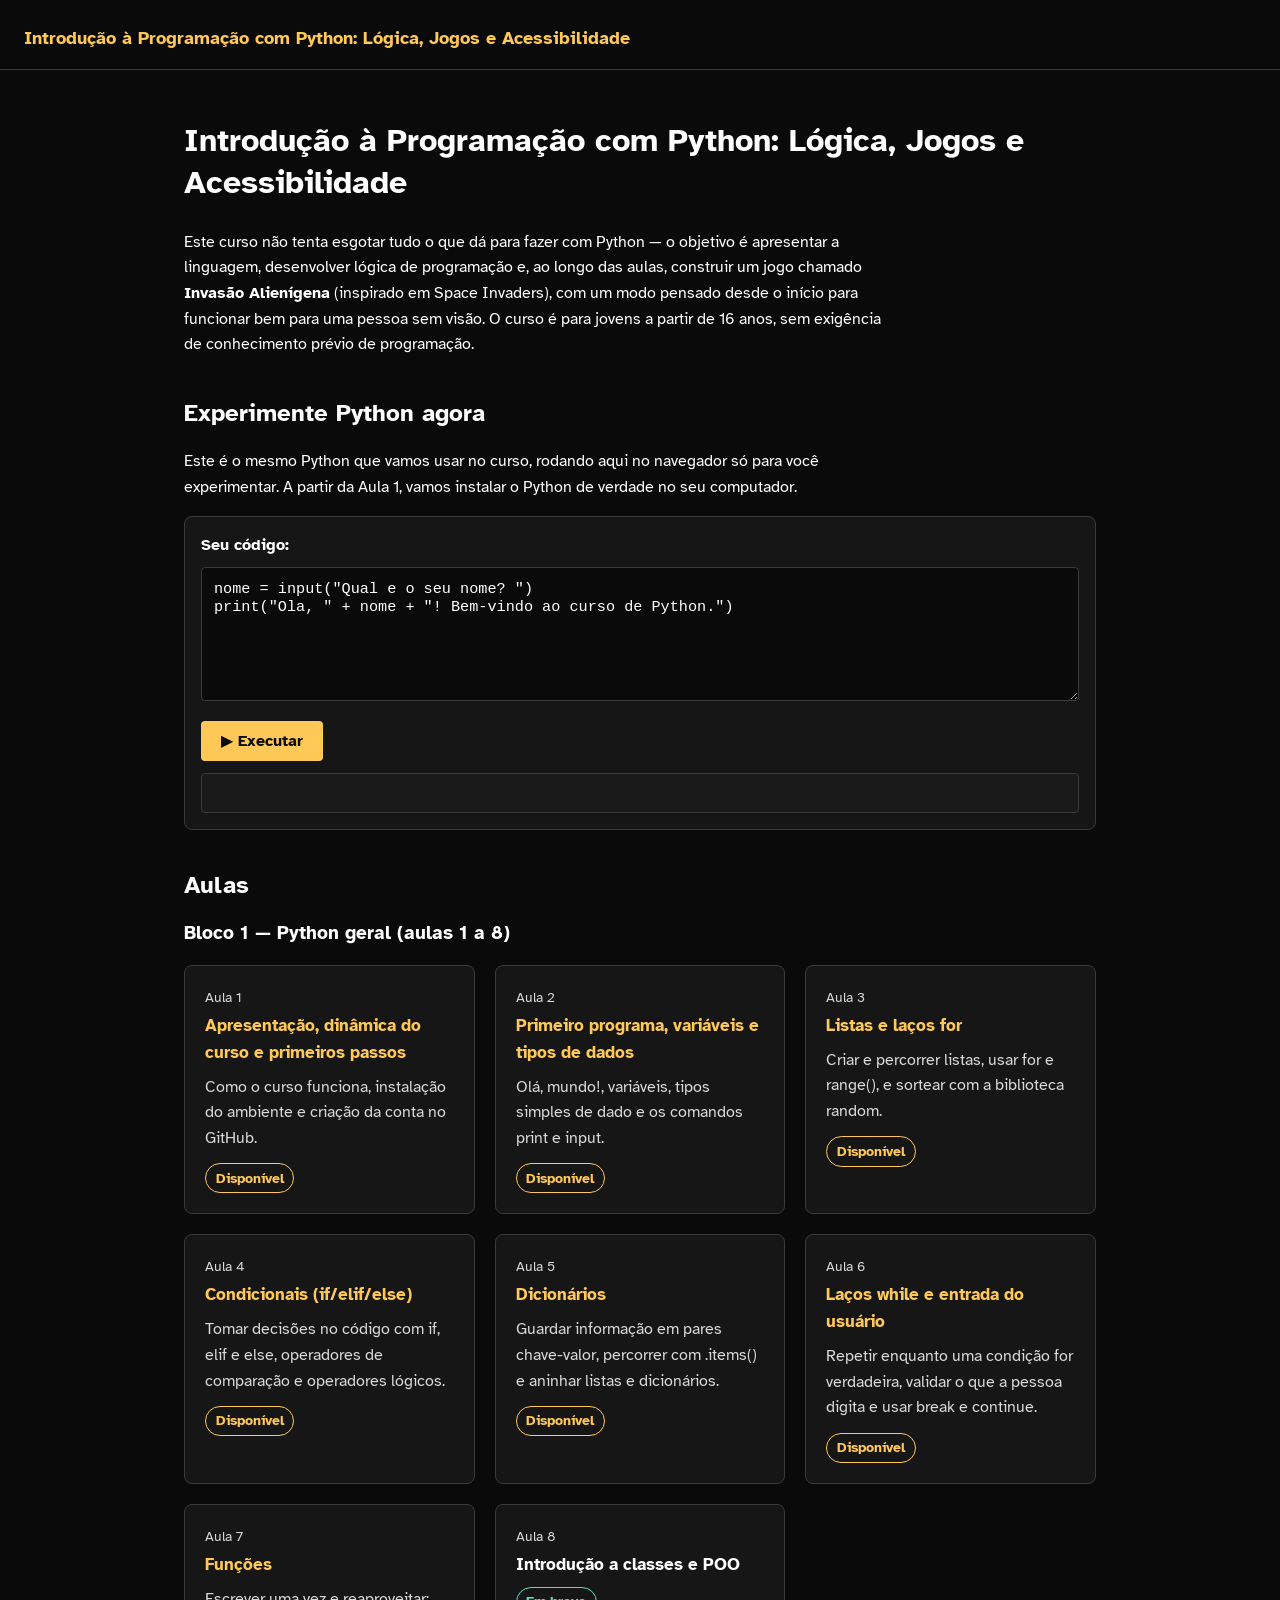
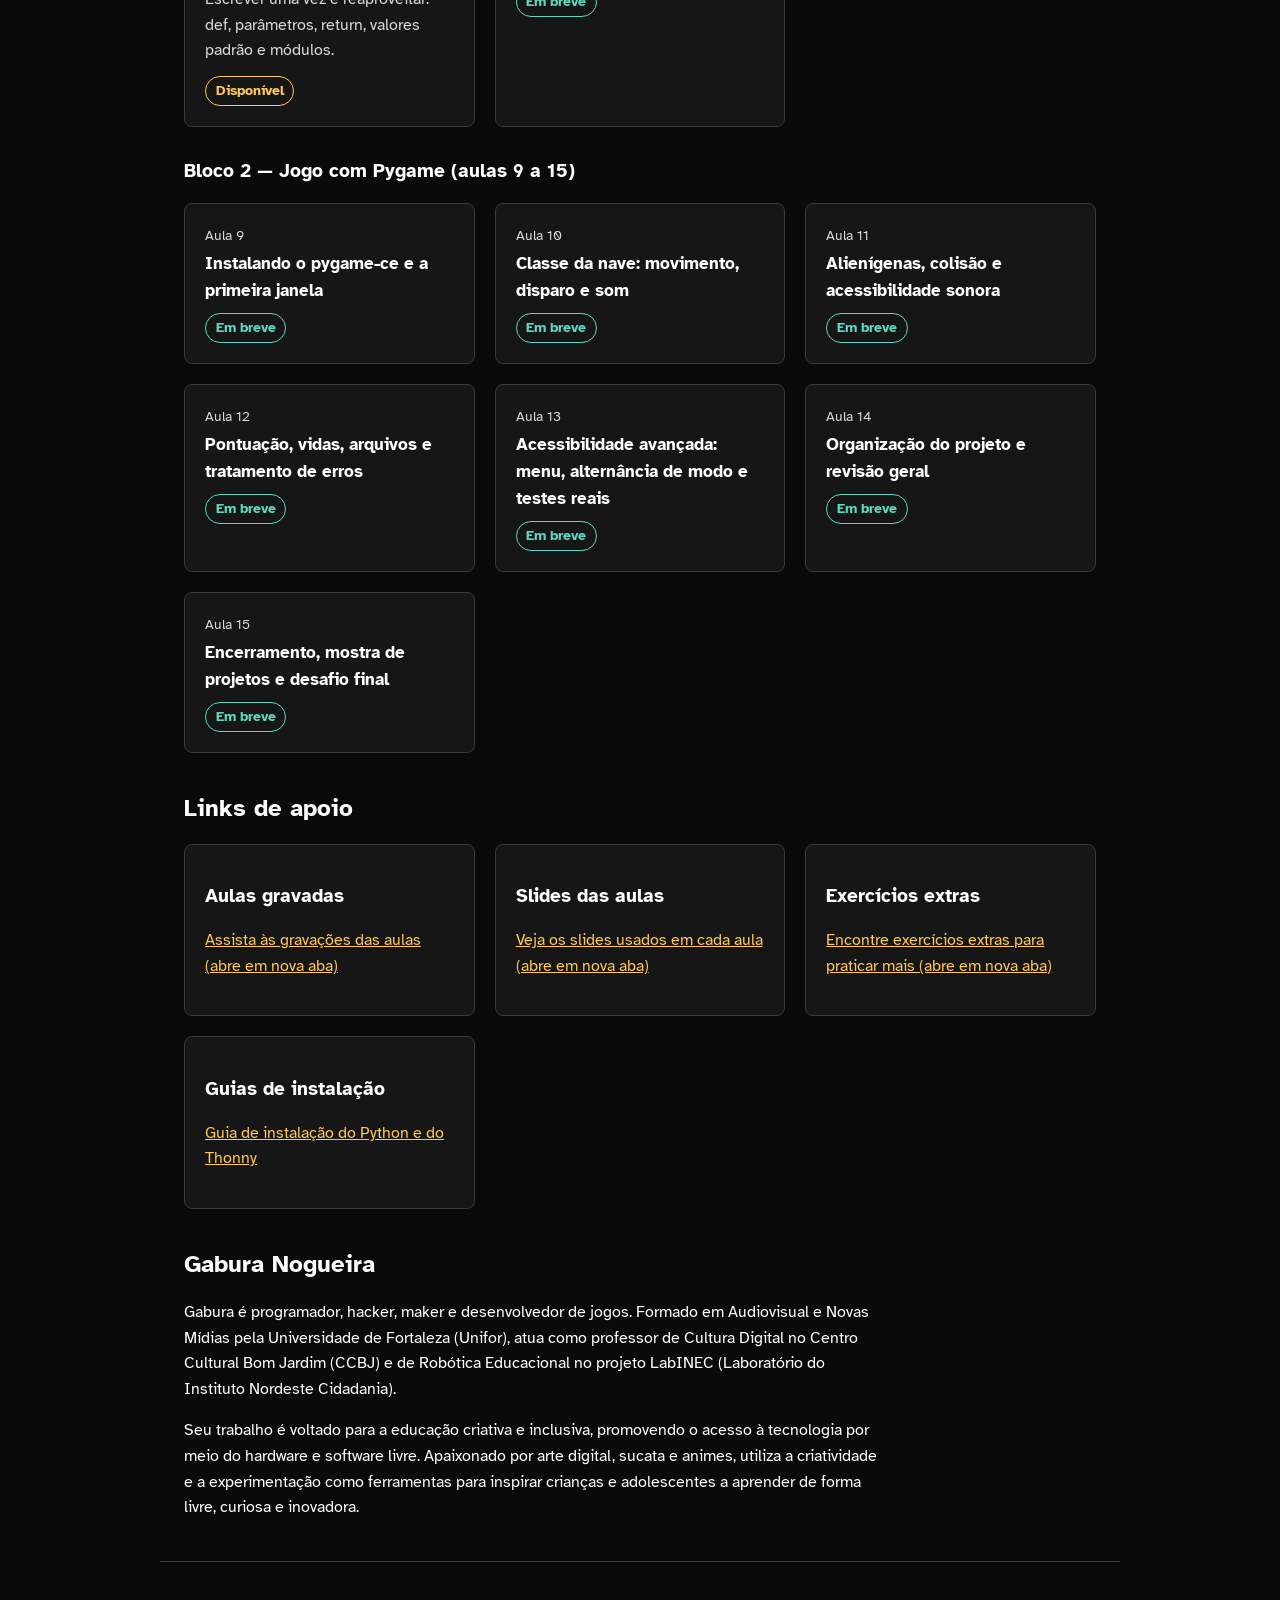
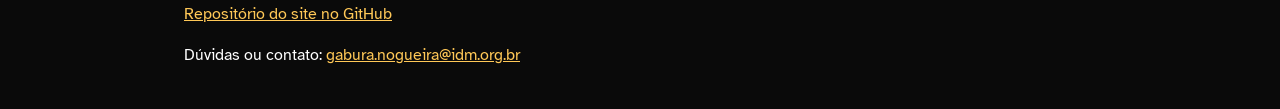
<file: index.html>
<!DOCTYPE html>
<html lang="pt-br">
<head>
  <meta charset="UTF-8" />
  <meta name="viewport" content="width=device-width, initial-scale=1.0" />
  <title>Introdução à Programação com Python: Lógica, Jogos e Acessibilidade</title>
  <link rel="preconnect" href="https://fonts.googleapis.com" />
  <link rel="preconnect" href="https://fonts.gstatic.com" crossorigin />
  <link
    href="https://fonts.googleapis.com/css2?family=Atkinson+Hyperlegible&display=swap"
    rel="stylesheet"
  />
  <link rel="stylesheet" href="estilos/estilo-principal.css" />
</head>
<body>
  <a class="link-pular-conteudo" href="#conteudo-principal">Pular para o conteúdo</a>

  <header class="cabecalho-do-site">
    <a class="cabecalho-do-site__nome-do-curso" href="index.html">
      Introdução à Programação com Python: Lógica, Jogos e Acessibilidade
    </a>
  </header>

  <main id="conteudo-principal">
    <section aria-labelledby="titulo-abertura">
      <h1 id="titulo-abertura">
        Introdução à Programação com Python: Lógica, Jogos e Acessibilidade
      </h1>
      <p>
        Este curso não tenta esgotar tudo o que dá para fazer com Python — o
        objetivo é apresentar a linguagem, desenvolver lógica de
        programação e, ao longo das aulas, construir um jogo chamado
        <strong>Invasão Alienígena</strong> (inspirado em Space Invaders),
        com um modo pensado desde o início para funcionar bem para uma
        pessoa sem visão. O curso é para jovens a partir de 16 anos, sem
        exigência de conhecimento prévio de programação.
      </p>
    </section>

    <section aria-labelledby="titulo-experimente">
      <h2 id="titulo-experimente">Experimente Python agora</h2>
      <p>
        Este é o mesmo Python que vamos usar no curso, rodando aqui no
        navegador só para você experimentar. A partir da Aula 1, vamos
        instalar o Python de verdade no seu computador.
      </p>

      <div class="editor-python" data-editor-python>
        <label for="codigo-experimente">Seu código:</label>
        <textarea id="codigo-experimente" class="editor-python__codigo" rows="6">nome = input("Qual e o seu nome? ")
print("Ola, " + nome + "! Bem-vindo ao curso de Python.")</textarea>
        <button type="button" class="editor-python__executar">▶ Executar</button>
        <div class="editor-python__saida" aria-live="polite"></div>
      </div>
    </section>

    <section aria-labelledby="titulo-grade-de-aulas">
      <h2 id="titulo-grade-de-aulas">Aulas</h2>

      <section aria-labelledby="titulo-bloco-1">
        <h3 id="titulo-bloco-1">Bloco 1 — Python geral (aulas 1 a 8)</h3>
        <ul class="grade-de-aulas">
          <li class="cartao-aula">
            <a class="cartao-aula__link" href="aulas/aula-01-apresentacao/index.html">
              <span class="cartao-aula__numero">Aula 1</span>
              <p class="cartao-aula__titulo">
                Apresentação, dinâmica do curso e primeiros passos
              </p>
              <p class="cartao-aula__resumo">
                Como o curso funciona, instalação do ambiente e criação da
                conta no GitHub.
              </p>
              <span class="etiqueta-status etiqueta-status--disponivel">Disponível</span>
            </a>
          </li>
          <li class="cartao-aula">
            <a class="cartao-aula__link" href="aulas/aula-02-primeiro-programa/index.html">
              <span class="cartao-aula__numero">Aula 2</span>
              <p class="cartao-aula__titulo">
                Primeiro programa, variáveis e tipos de dados
              </p>
              <p class="cartao-aula__resumo">
                Olá, mundo!, variáveis, tipos simples de dado e os comandos
                print e input.
              </p>
              <span class="etiqueta-status etiqueta-status--disponivel">Disponível</span>
            </a>
          </li>
          <li class="cartao-aula">
            <a class="cartao-aula__link" href="aulas/aula-03-listas-e-lacos/index.html">
              <span class="cartao-aula__numero">Aula 3</span>
              <p class="cartao-aula__titulo">Listas e laços for</p>
              <p class="cartao-aula__resumo">
                Criar e percorrer listas, usar for e range(), e sortear com
                a biblioteca random.
              </p>
              <span class="etiqueta-status etiqueta-status--disponivel">Disponível</span>
            </a>
          </li>
          <li class="cartao-aula">
            <a class="cartao-aula__link" href="aulas/aula-04-condicionais/index.html">
              <span class="cartao-aula__numero">Aula 4</span>
              <p class="cartao-aula__titulo">Condicionais (if/elif/else)</p>
              <p class="cartao-aula__resumo">
                Tomar decisões no código com if, elif e else, operadores de
                comparação e operadores lógicos.
              </p>
              <span class="etiqueta-status etiqueta-status--disponivel">Disponível</span>
            </a>
          </li>
          <li class="cartao-aula">
            <a class="cartao-aula__link" href="aulas/aula-05-dicionarios/index.html">
              <span class="cartao-aula__numero">Aula 5</span>
              <p class="cartao-aula__titulo">Dicionários</p>
              <p class="cartao-aula__resumo">
                Guardar informação em pares chave-valor, percorrer com
                .items() e aninhar listas e dicionários.
              </p>
              <span class="etiqueta-status etiqueta-status--disponivel">Disponível</span>
            </a>
          </li>
          <li class="cartao-aula">
            <a class="cartao-aula__link" href="aulas/aula-06-while-e-entrada/index.html">
              <span class="cartao-aula__numero">Aula 6</span>
              <p class="cartao-aula__titulo">Laços while e entrada do usuário</p>
              <p class="cartao-aula__resumo">
                Repetir enquanto uma condição for verdadeira, validar o que
                a pessoa digita e usar break e continue.
              </p>
              <span class="etiqueta-status etiqueta-status--disponivel">Disponível</span>
            </a>
          </li>
          <li class="cartao-aula">
            <a class="cartao-aula__link" href="aulas/aula-07-funcoes/index.html">
              <span class="cartao-aula__numero">Aula 7</span>
              <p class="cartao-aula__titulo">Funções</p>
              <p class="cartao-aula__resumo">
                Escrever uma vez e reaproveitar: def, parâmetros, return,
                valores padrão e módulos.
              </p>
              <span class="etiqueta-status etiqueta-status--disponivel">Disponível</span>
            </a>
          </li>
          <li class="cartao-aula">
            <span class="cartao-aula__numero">Aula 8</span>
            <p class="cartao-aula__titulo">Introdução a classes e POO</p>
            <span class="etiqueta-status etiqueta-status--em-breve">Em breve</span>
          </li>
        </ul>
      </section>

      <section aria-labelledby="titulo-bloco-2">
        <h3 id="titulo-bloco-2">Bloco 2 — Jogo com Pygame (aulas 9 a 15)</h3>
        <ul class="grade-de-aulas">
          <li class="cartao-aula">
            <span class="cartao-aula__numero">Aula 9</span>
            <p class="cartao-aula__titulo">
              Instalando o pygame-ce e a primeira janela
            </p>
            <span class="etiqueta-status etiqueta-status--em-breve">Em breve</span>
          </li>
          <li class="cartao-aula">
            <span class="cartao-aula__numero">Aula 10</span>
            <p class="cartao-aula__titulo">
              Classe da nave: movimento, disparo e som
            </p>
            <span class="etiqueta-status etiqueta-status--em-breve">Em breve</span>
          </li>
          <li class="cartao-aula">
            <span class="cartao-aula__numero">Aula 11</span>
            <p class="cartao-aula__titulo">
              Alienígenas, colisão e acessibilidade sonora
            </p>
            <span class="etiqueta-status etiqueta-status--em-breve">Em breve</span>
          </li>
          <li class="cartao-aula">
            <span class="cartao-aula__numero">Aula 12</span>
            <p class="cartao-aula__titulo">
              Pontuação, vidas, arquivos e tratamento de erros
            </p>
            <span class="etiqueta-status etiqueta-status--em-breve">Em breve</span>
          </li>
          <li class="cartao-aula">
            <span class="cartao-aula__numero">Aula 13</span>
            <p class="cartao-aula__titulo">
              Acessibilidade avançada: menu, alternância de modo e testes
              reais
            </p>
            <span class="etiqueta-status etiqueta-status--em-breve">Em breve</span>
          </li>
          <li class="cartao-aula">
            <span class="cartao-aula__numero">Aula 14</span>
            <p class="cartao-aula__titulo">
              Organização do projeto e revisão geral
            </p>
            <span class="etiqueta-status etiqueta-status--em-breve">Em breve</span>
          </li>
          <li class="cartao-aula">
            <span class="cartao-aula__numero">Aula 15</span>
            <p class="cartao-aula__titulo">
              Encerramento, mostra de projetos e desafio final
            </p>
            <span class="etiqueta-status etiqueta-status--em-breve">Em breve</span>
          </li>
        </ul>
      </section>
    </section>

    <section aria-labelledby="titulo-links-de-apoio">
      <h2 id="titulo-links-de-apoio">Links de apoio</h2>
      <div class="links-de-apoio">
        <div class="links-de-apoio__bloco">
          <h3>Aulas gravadas</h3>
          <p>
            <a
              href="https://drive.google.com/drive/folders/1300-u_X1q2qo1JTfgOLf8kjoE11VcJqW?usp=sharing"
              target="_blank"
              rel="noopener noreferrer"
            >
              Assista às gravações das aulas (abre em nova aba)
            </a>
          </p>
        </div>
        <div class="links-de-apoio__bloco">
          <h3>Slides das aulas</h3>
          <p>
            <a
              href="https://drive.google.com/drive/folders/1G2OxXtoNPyeO483kdQDq0RSQ7rgMcEmS?usp=sharing"
              target="_blank"
              rel="noopener noreferrer"
            >
              Veja os slides usados em cada aula (abre em nova aba)
            </a>
          </p>
        </div>
        <div class="links-de-apoio__bloco">
          <h3>Exercícios extras</h3>
          <p>
            <a
              href="https://drive.google.com/drive/folders/1k7BMUToXDg66QYEF0rcCZF0djPv7cgty?usp=sharing"
              target="_blank"
              rel="noopener noreferrer"
            >
              Encontre exercícios extras para praticar mais (abre em nova aba)
            </a>
          </p>
        </div>
        <div class="links-de-apoio__bloco">
          <h3>Guias de instalação</h3>
          <p>
            <a href="recursos/guia-instalacao.html">Guia de instalação do Python e do Thonny</a>
          </p>
        </div>
      </div>
    </section>

    <section aria-labelledby="titulo-sobre-professor">
      <h2 id="titulo-sobre-professor">Gabura Nogueira</h2>
      <p>
        Gabura é programador, hacker, maker e desenvolvedor de jogos.
        Formado em Audiovisual e Novas Mídias pela Universidade de
        Fortaleza (Unifor), atua como professor de Cultura Digital no
        Centro Cultural Bom Jardim (CCBJ) e de Robótica Educacional no
        projeto LabINEC (Laboratório do Instituto Nordeste Cidadania).
      </p>
      <p>
        Seu trabalho é voltado para a educação criativa e inclusiva,
        promovendo o acesso à tecnologia por meio do hardware e software
        livre. Apaixonado por arte digital, sucata e animes, utiliza a
        criatividade e a experimentação como ferramentas para inspirar
        crianças e adolescentes a aprender de forma livre, curiosa e
        inovadora.
      </p>
    </section>
  </main>

  <footer class="rodape-do-site">
    <p>
      <a href="https://github.com/GaburaDigital/curso-python-jogos-acessibilidade">
        Repositório do site no GitHub
      </a>
    </p>
    <p>
      Dúvidas ou contato:
      <a class="contato-do-professor" href="#"></a>
    </p>
  </footer>

  <script src="scripts/endereco-professor.js" defer></script>
  <script src="scripts/editor-python.js" defer></script>
</body>
</html>
</file>
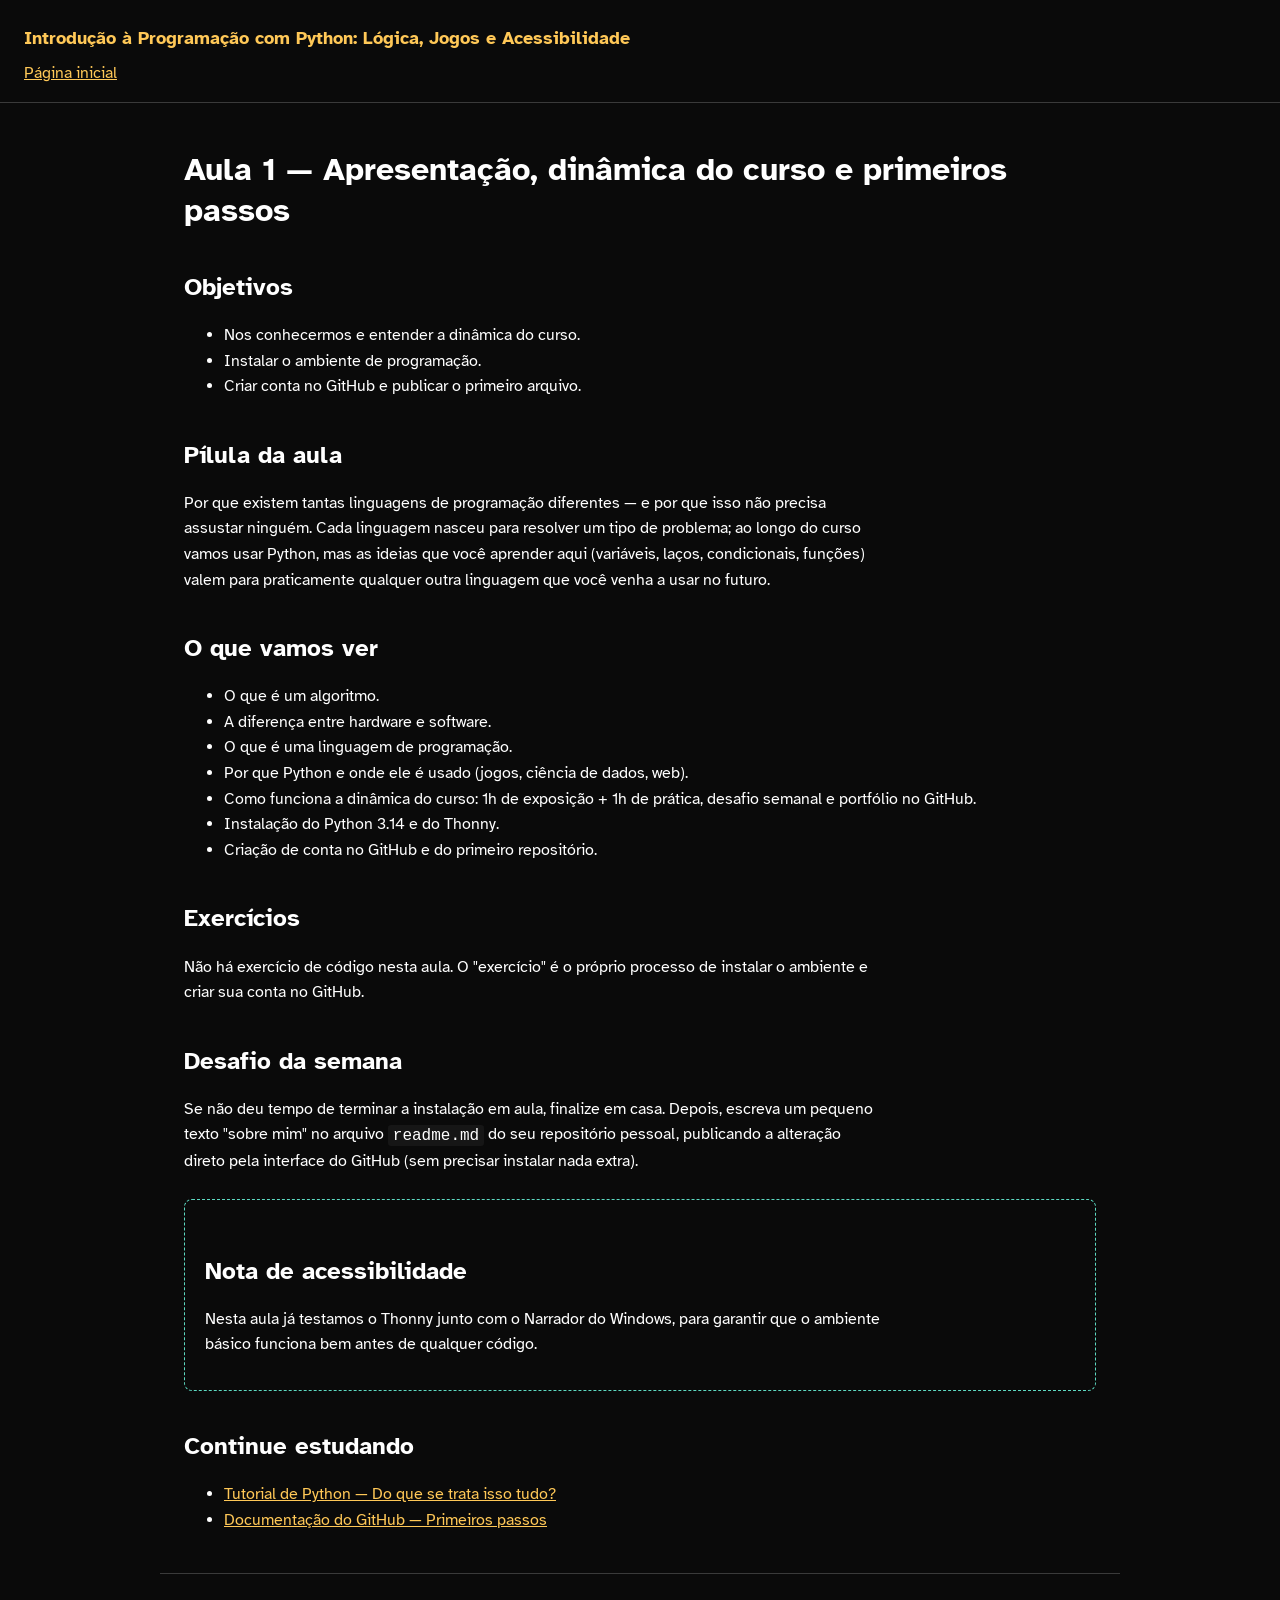
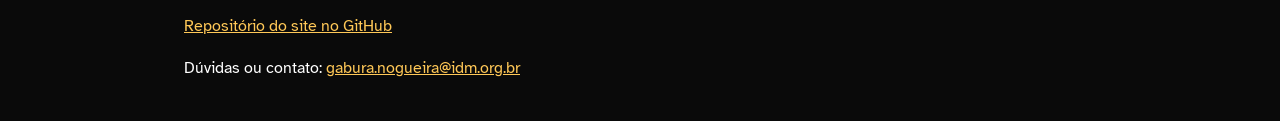
<file: aulas/aula-01-apresentacao/index.html>
<!DOCTYPE html>
<html lang="pt-br">
<head>
  <meta charset="UTF-8" />
  <meta name="viewport" content="width=device-width, initial-scale=1.0" />
  <title>Aula 1 — Apresentação e primeiros passos | Curso de Python</title>
  <link rel="preconnect" href="https://fonts.googleapis.com" />
  <link rel="preconnect" href="https://fonts.gstatic.com" crossorigin />
  <link
    href="https://fonts.googleapis.com/css2?family=Atkinson+Hyperlegible&display=swap"
    rel="stylesheet"
  />
  <link rel="stylesheet" href="../../estilos/estilo-principal.css" />
</head>
<body>
  <a class="link-pular-conteudo" href="#conteudo-principal">Pular para o conteúdo</a>

  <header class="cabecalho-do-site">
    <a class="cabecalho-do-site__nome-do-curso" href="../../index.html">
      Introdução à Programação com Python: Lógica, Jogos e Acessibilidade
    </a>
    <nav class="navegacao-principal" aria-label="Navegação principal">
      <a href="../../index.html">Página inicial</a>
    </nav>
  </header>

  <main id="conteudo-principal">
    <h1>Aula 1 — Apresentação, dinâmica do curso e primeiros passos</h1>

    <section aria-labelledby="titulo-objetivos">
      <h2 id="titulo-objetivos">Objetivos</h2>
      <ul>
        <li>Nos conhecermos e entender a dinâmica do curso.</li>
        <li>Instalar o ambiente de programação.</li>
        <li>Criar conta no GitHub e publicar o primeiro arquivo.</li>
      </ul>
    </section>

    <section aria-labelledby="titulo-pilula">
      <h2 id="titulo-pilula">Pílula da aula</h2>
      <p>
        Por que existem tantas linguagens de programação diferentes — e por
        que isso não precisa assustar ninguém. Cada linguagem nasceu para
        resolver um tipo de problema; ao longo do curso vamos usar Python,
        mas as ideias que você aprender aqui (variáveis, laços,
        condicionais, funções) valem para praticamente qualquer outra
        linguagem que você venha a usar no futuro.
      </p>
    </section>

    <section aria-labelledby="titulo-o-que-vamos-ver">
      <h2 id="titulo-o-que-vamos-ver">O que vamos ver</h2>
      <ul>
        <li>O que é um algoritmo.</li>
        <li>A diferença entre hardware e software.</li>
        <li>O que é uma linguagem de programação.</li>
        <li>
          Por que Python e onde ele é usado (jogos, ciência de dados, web).
        </li>
        <li>
          Como funciona a dinâmica do curso: 1h de exposição + 1h de
          prática, desafio semanal e portfólio no GitHub.
        </li>
        <li>Instalação do Python 3.14 e do Thonny.</li>
        <li>Criação de conta no GitHub e do primeiro repositório.</li>
      </ul>
    </section>

    <section aria-labelledby="titulo-exercicios">
      <h2 id="titulo-exercicios">Exercícios</h2>
      <p>
        Não há exercício de código nesta aula. O "exercício" é o próprio
        processo de instalar o ambiente e criar sua conta no GitHub.
      </p>
    </section>

    <section aria-labelledby="titulo-desafio">
      <h2 id="titulo-desafio">Desafio da semana</h2>
      <p>
        Se não deu tempo de terminar a instalação em aula, finalize em
        casa. Depois, escreva um pequeno texto "sobre mim" no arquivo
        <code>readme.md</code> do seu repositório pessoal, publicando a
        alteração direto pela interface do GitHub (sem precisar instalar
        nada extra).
      </p>
    </section>

    <section
      class="nota-de-acessibilidade"
      aria-labelledby="titulo-nota-acessibilidade"
    >
      <h2 id="titulo-nota-acessibilidade">Nota de acessibilidade</h2>
      <p>
        Nesta aula já testamos o Thonny junto com o Narrador do Windows,
        para garantir que o ambiente básico funciona bem antes de qualquer
        código.
      </p>
    </section>

    <section aria-labelledby="titulo-continue-estudando">
      <h2 id="titulo-continue-estudando">Continue estudando</h2>
      <ul>
        <li>
          <a href="https://docs.python.org/pt-br/3.14/tutorial/appetite.html">
            Tutorial de Python — Do que se trata isso tudo?
          </a>
        </li>
        <li>
          <a href="https://docs.github.com/pt/get-started">
            Documentação do GitHub — Primeiros passos
          </a>
        </li>
      </ul>
    </section>
  </main>

  <footer class="rodape-do-site">
    <p>
      <a href="https://github.com/GaburaDigital/curso-python-jogos-acessibilidade">
        Repositório do site no GitHub
      </a>
    </p>
    <p>
      Dúvidas ou contato:
      <a class="contato-do-professor" href="#"></a>
    </p>
  </footer>

  <script src="../../scripts/endereco-professor.js" defer></script>
</body>
</html>
</file>
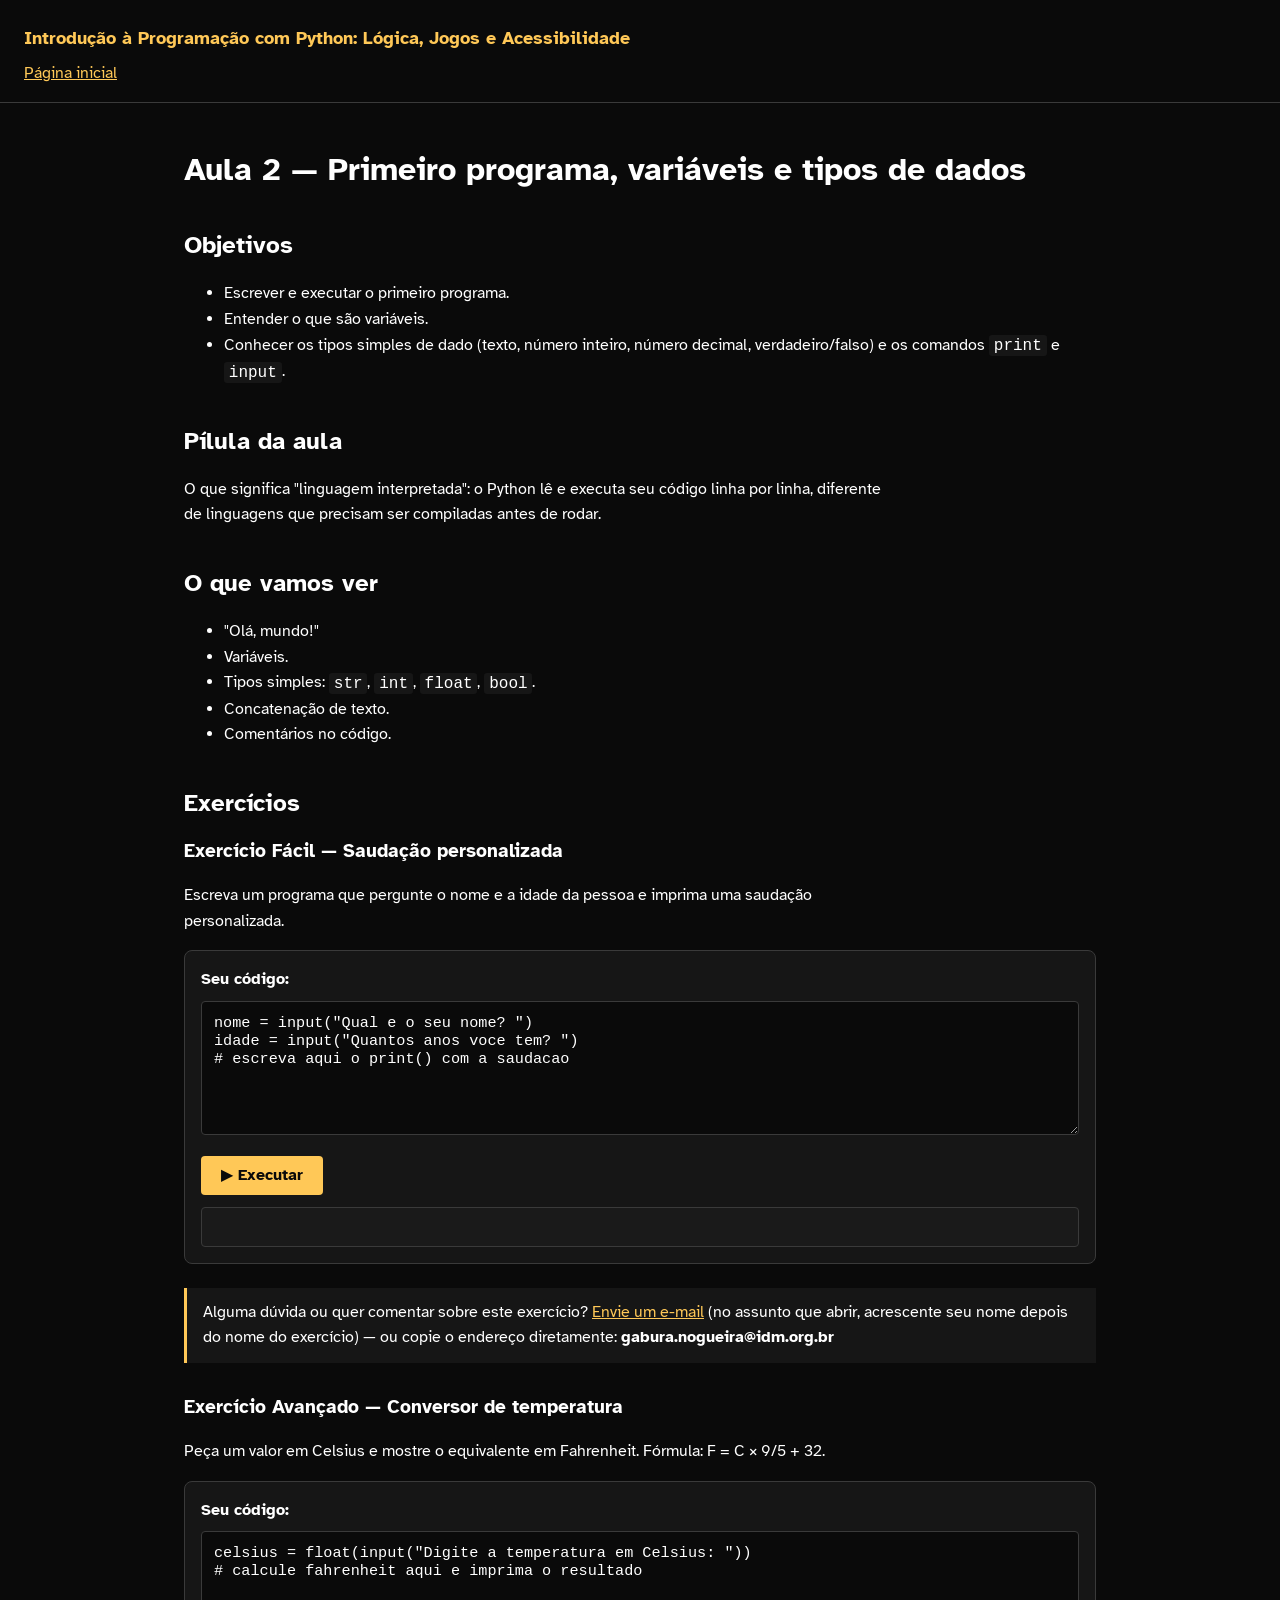
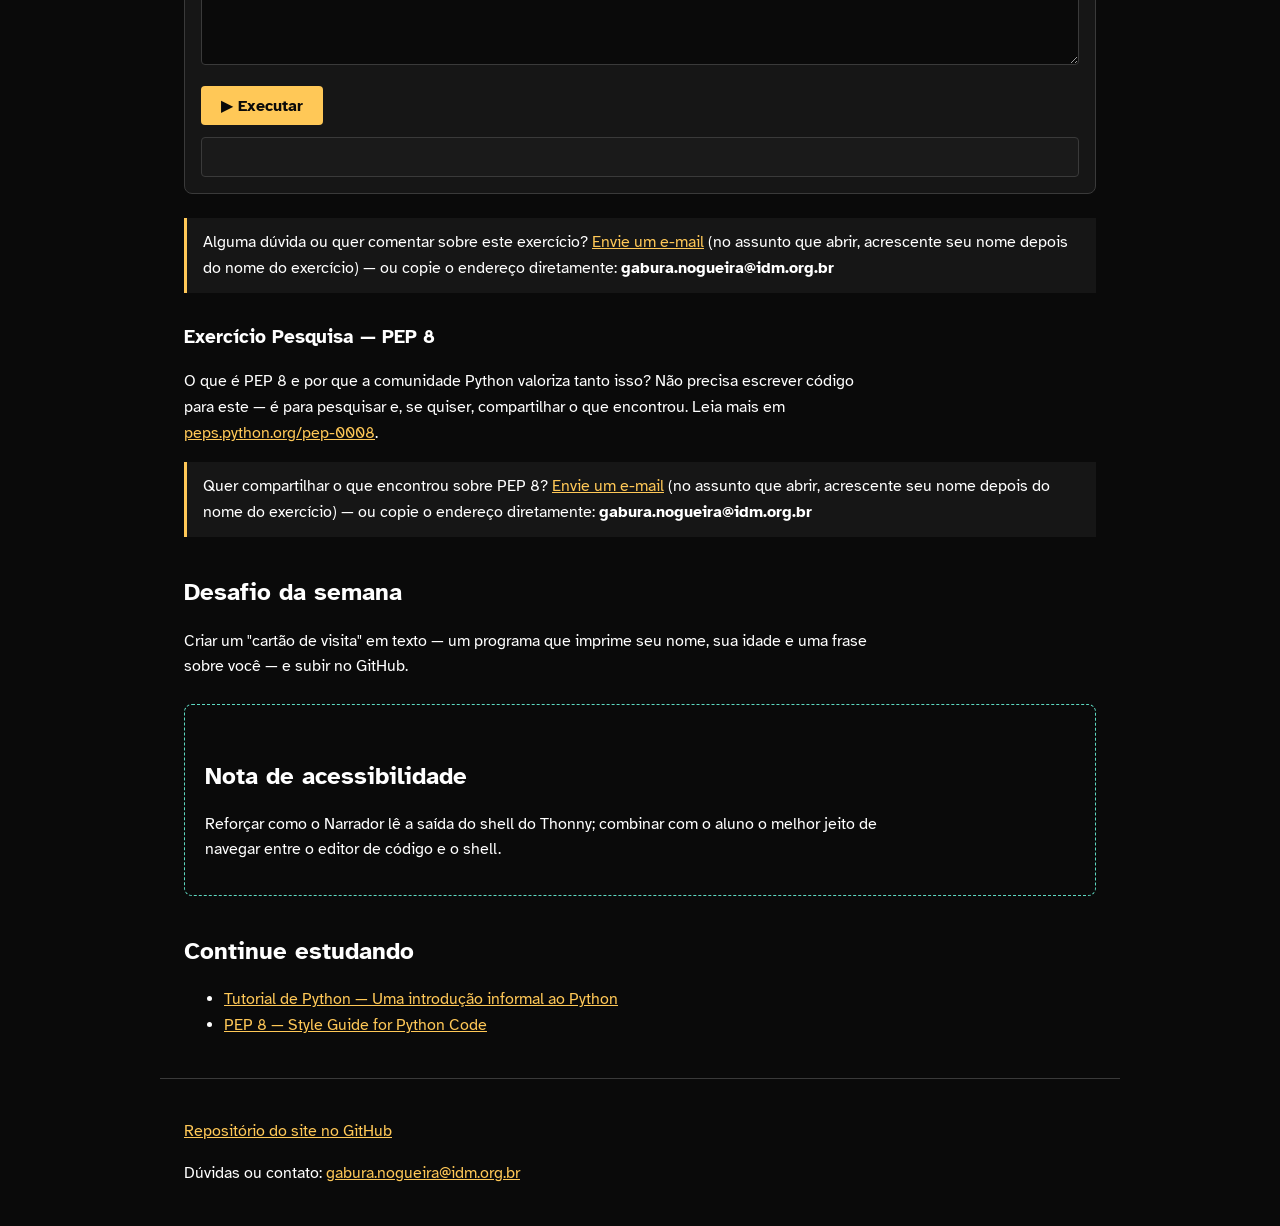
<file: aulas/aula-02-primeiro-programa/index.html>
<!DOCTYPE html>
<html lang="pt-br">
<head>
  <meta charset="UTF-8" />
  <meta name="viewport" content="width=device-width, initial-scale=1.0" />
  <title>Aula 2 — Primeiro programa, variáveis e tipos de dados | Curso de Python</title>
  <link rel="preconnect" href="https://fonts.googleapis.com" />
  <link rel="preconnect" href="https://fonts.gstatic.com" crossorigin />
  <link
    href="https://fonts.googleapis.com/css2?family=Atkinson+Hyperlegible&display=swap"
    rel="stylesheet"
  />
  <link rel="stylesheet" href="../../estilos/estilo-principal.css" />
</head>
<body>
  <a class="link-pular-conteudo" href="#conteudo-principal">Pular para o conteúdo</a>

  <header class="cabecalho-do-site">
    <a class="cabecalho-do-site__nome-do-curso" href="../../index.html">
      Introdução à Programação com Python: Lógica, Jogos e Acessibilidade
    </a>
    <nav class="navegacao-principal" aria-label="Navegação principal">
      <a href="../../index.html">Página inicial</a>
    </nav>
  </header>

  <main id="conteudo-principal">
    <h1>Aula 2 — Primeiro programa, variáveis e tipos de dados</h1>

    <section aria-labelledby="titulo-objetivos">
      <h2 id="titulo-objetivos">Objetivos</h2>
      <ul>
        <li>Escrever e executar o primeiro programa.</li>
        <li>Entender o que são variáveis.</li>
        <li>
          Conhecer os tipos simples de dado (texto, número inteiro, número
          decimal, verdadeiro/falso) e os comandos <code>print</code> e
          <code>input</code>.
        </li>
      </ul>
    </section>

    <section aria-labelledby="titulo-pilula">
      <h2 id="titulo-pilula">Pílula da aula</h2>
      <p>
        O que significa "linguagem interpretada": o Python lê e executa
        seu código linha por linha, diferente de linguagens que precisam
        ser compiladas antes de rodar.
      </p>
    </section>

    <section aria-labelledby="titulo-o-que-vamos-ver">
      <h2 id="titulo-o-que-vamos-ver">O que vamos ver</h2>
      <ul>
        <li>"Olá, mundo!"</li>
        <li>Variáveis.</li>
        <li>
          Tipos simples: <code>str</code>, <code>int</code>,
          <code>float</code>, <code>bool</code>.
        </li>
        <li>Concatenação de texto.</li>
        <li>Comentários no código.</li>
      </ul>
    </section>

    <section aria-labelledby="titulo-exercicios">
      <h2 id="titulo-exercicios">Exercícios</h2>

      <section aria-labelledby="titulo-exercicio-facil">
        <h3 id="titulo-exercicio-facil">Exercício Fácil — Saudação personalizada</h3>
        <p>
          Escreva um programa que pergunte o nome e a idade da pessoa e
          imprima uma saudação personalizada.
        </p>

        <div class="editor-python" data-editor-python>
          <label for="codigo-facil">Seu código:</label>
          <textarea id="codigo-facil" class="editor-python__codigo" rows="6">nome = input("Qual e o seu nome? ")
idade = input("Quantos anos voce tem? ")
# escreva aqui o print() com a saudacao</textarea>
          <button type="button" class="editor-python__executar">▶ Executar</button>
          <div class="editor-python__saida" aria-live="polite"></div>
        </div>

        <p class="bloco-feedback" data-assunto="Aula 02 - Exercicio Facil">
          Alguma dúvida ou quer comentar sobre este exercício?
          <a class="bloco-feedback__link" href="#">Envie um e-mail</a>
          (no assunto que abrir, acrescente seu nome depois do nome do
          exercício) — ou copie o endereço diretamente:
          <strong class="bloco-feedback__endereco"></strong>
        </p>
      </section>

      <section aria-labelledby="titulo-exercicio-avancado">
        <h3 id="titulo-exercicio-avancado">Exercício Avançado — Conversor de temperatura</h3>
        <p>
          Peça um valor em Celsius e mostre o equivalente em Fahrenheit.
          Fórmula: F = C × 9/5 + 32.
        </p>

        <div class="editor-python" data-editor-python>
          <label for="codigo-avancado">Seu código:</label>
          <textarea id="codigo-avancado" class="editor-python__codigo" rows="6">celsius = float(input("Digite a temperatura em Celsius: "))
# calcule fahrenheit aqui e imprima o resultado</textarea>
          <button type="button" class="editor-python__executar">▶ Executar</button>
          <div class="editor-python__saida" aria-live="polite"></div>
        </div>

        <p class="bloco-feedback" data-assunto="Aula 02 - Exercicio Avancado">
          Alguma dúvida ou quer comentar sobre este exercício?
          <a class="bloco-feedback__link" href="#">Envie um e-mail</a>
          (no assunto que abrir, acrescente seu nome depois do nome do
          exercício) — ou copie o endereço diretamente:
          <strong class="bloco-feedback__endereco"></strong>
        </p>
      </section>

      <section aria-labelledby="titulo-exercicio-pesquisa">
        <h3 id="titulo-exercicio-pesquisa">Exercício Pesquisa — PEP 8</h3>
        <p>
          O que é PEP 8 e por que a comunidade Python valoriza tanto isso?
          Não precisa escrever código para este — é para pesquisar e, se
          quiser, compartilhar o que encontrou. Leia mais em
          <a href="https://peps.python.org/pep-0008/">peps.python.org/pep-0008</a>.
        </p>

        <p class="bloco-feedback" data-assunto="Aula 02 - Exercicio Pesquisa">
          Quer compartilhar o que encontrou sobre PEP 8?
          <a class="bloco-feedback__link" href="#">Envie um e-mail</a>
          (no assunto que abrir, acrescente seu nome depois do nome do
          exercício) — ou copie o endereço diretamente:
          <strong class="bloco-feedback__endereco"></strong>
        </p>
      </section>
    </section>

    <section aria-labelledby="titulo-desafio">
      <h2 id="titulo-desafio">Desafio da semana</h2>
      <p>
        Criar um "cartão de visita" em texto — um programa que imprime seu
        nome, sua idade e uma frase sobre você — e subir no GitHub.
      </p>
    </section>

    <section
      class="nota-de-acessibilidade"
      aria-labelledby="titulo-nota-acessibilidade"
    >
      <h2 id="titulo-nota-acessibilidade">Nota de acessibilidade</h2>
      <p>
        Reforçar como o Narrador lê a saída do shell do Thonny; combinar
        com o aluno o melhor jeito de navegar entre o editor de código e o
        shell.
      </p>
    </section>

    <section aria-labelledby="titulo-continue-estudando">
      <h2 id="titulo-continue-estudando">Continue estudando</h2>
      <ul>
        <li>
          <a href="https://docs.python.org/pt-br/3.14/tutorial/introduction.html">
            Tutorial de Python — Uma introdução informal ao Python
          </a>
        </li>
        <li>
          <a href="https://peps.python.org/pep-0008/">PEP 8 — Style Guide for Python Code</a>
        </li>
      </ul>
    </section>
  </main>

  <footer class="rodape-do-site">
    <p>
      <a href="https://github.com/GaburaDigital/curso-python-jogos-acessibilidade">
        Repositório do site no GitHub
      </a>
    </p>
    <p>
      Dúvidas ou contato:
      <a class="contato-do-professor" href="#"></a>
    </p>
  </footer>

  <script src="../../scripts/endereco-professor.js" defer></script>
  <script src="../../scripts/editor-python.js" defer></script>
</body>
</html>
</file>
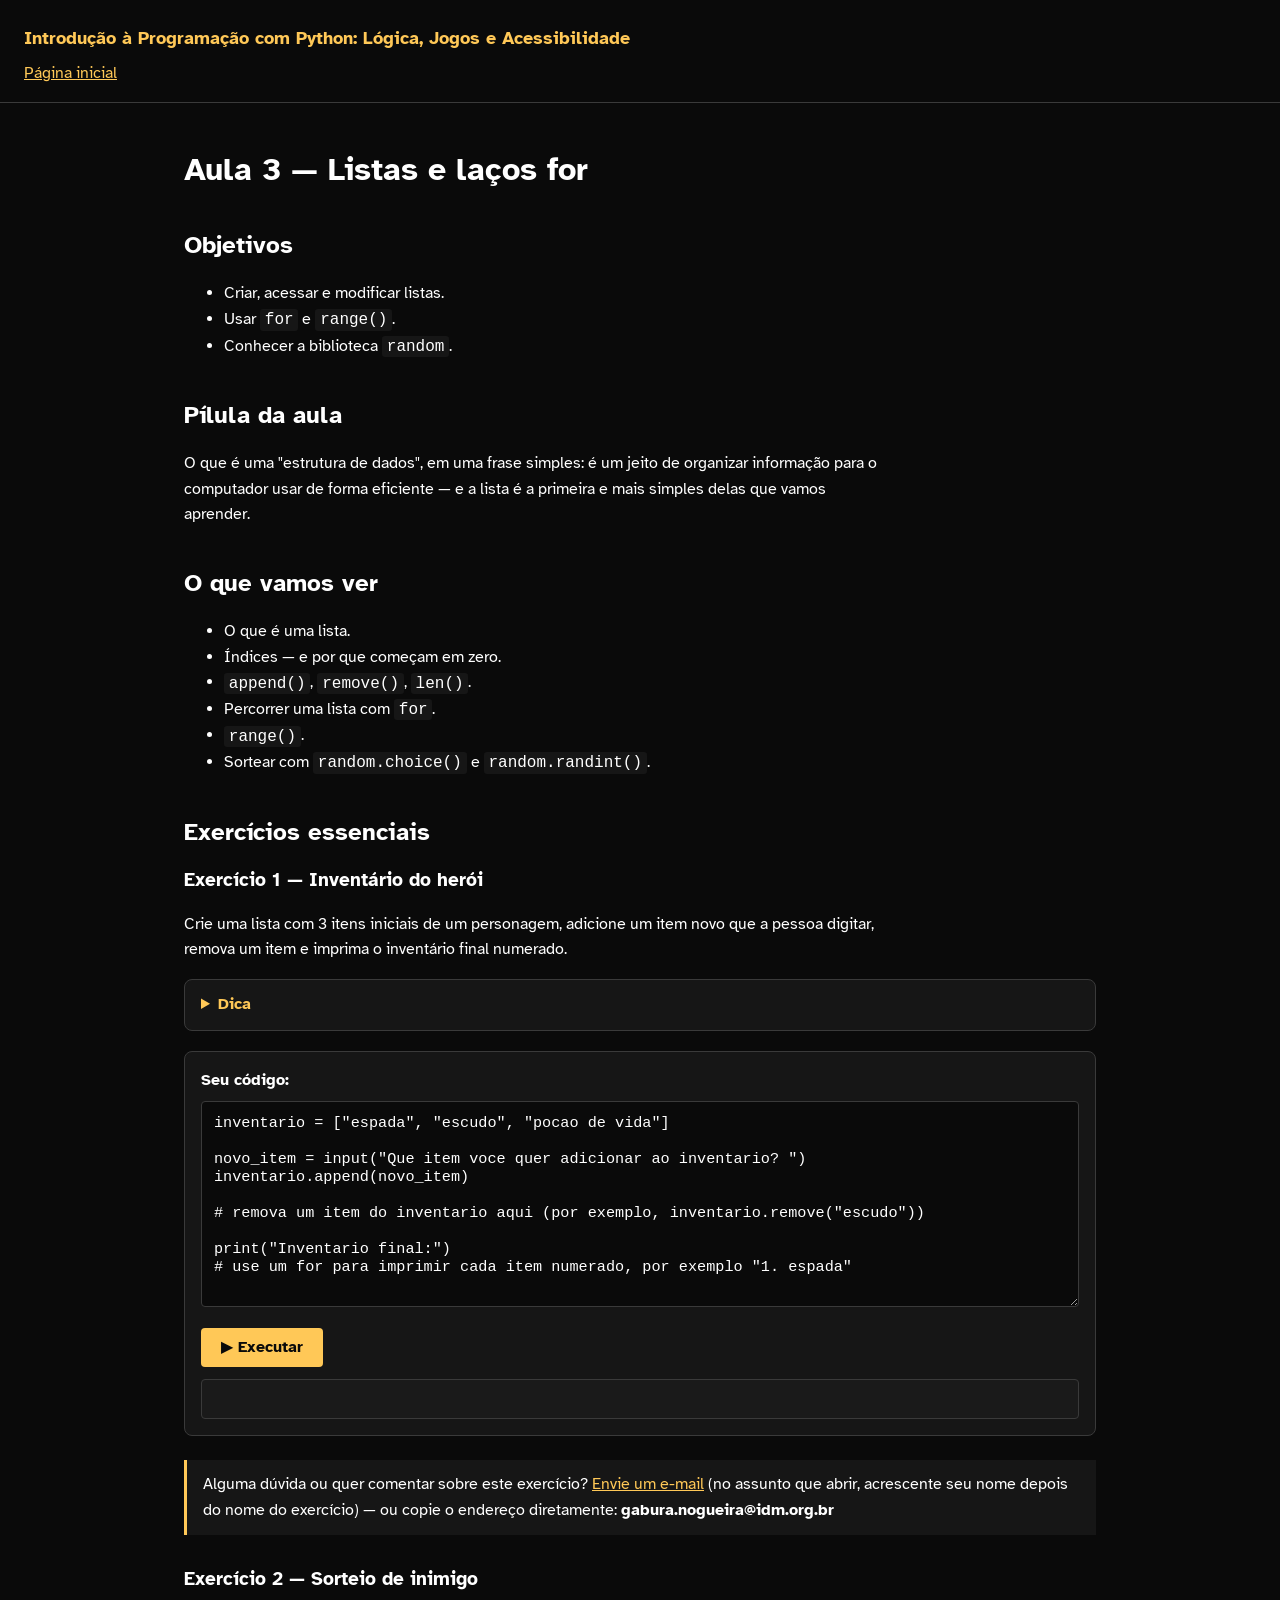
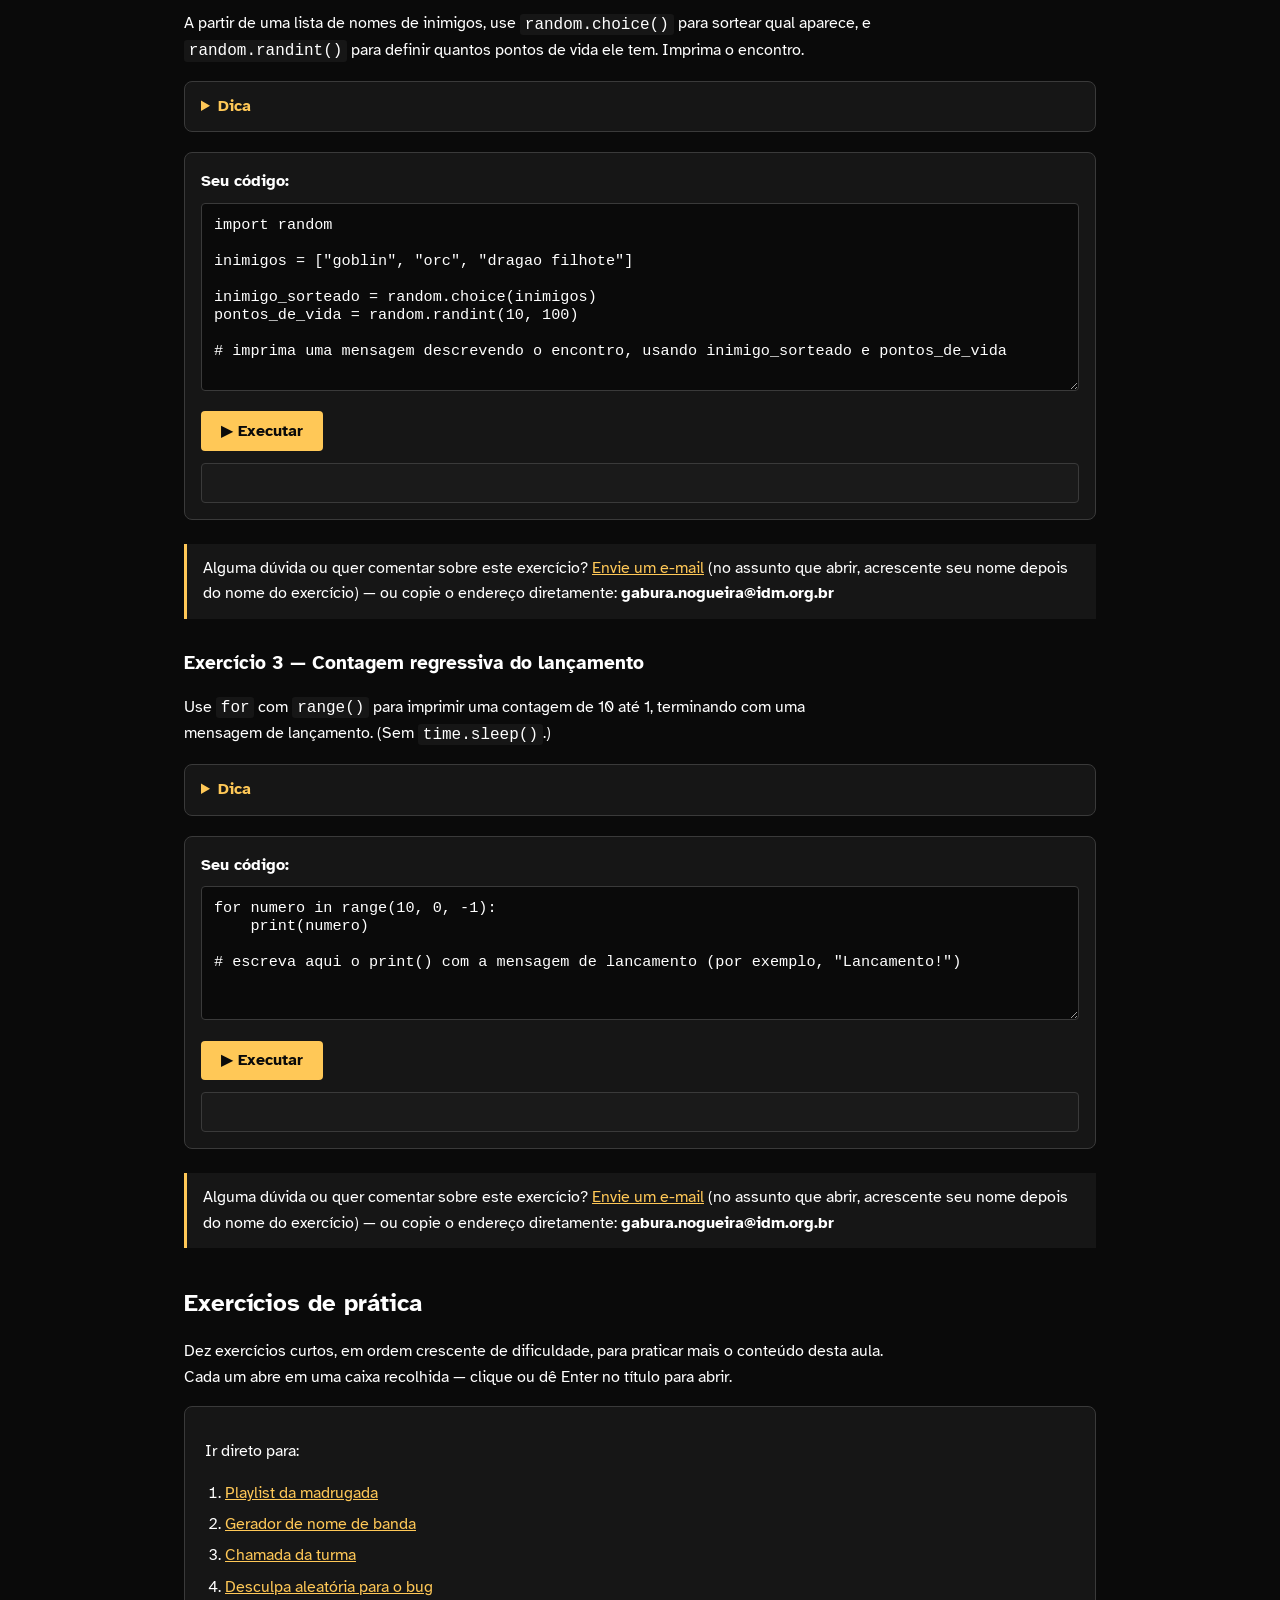
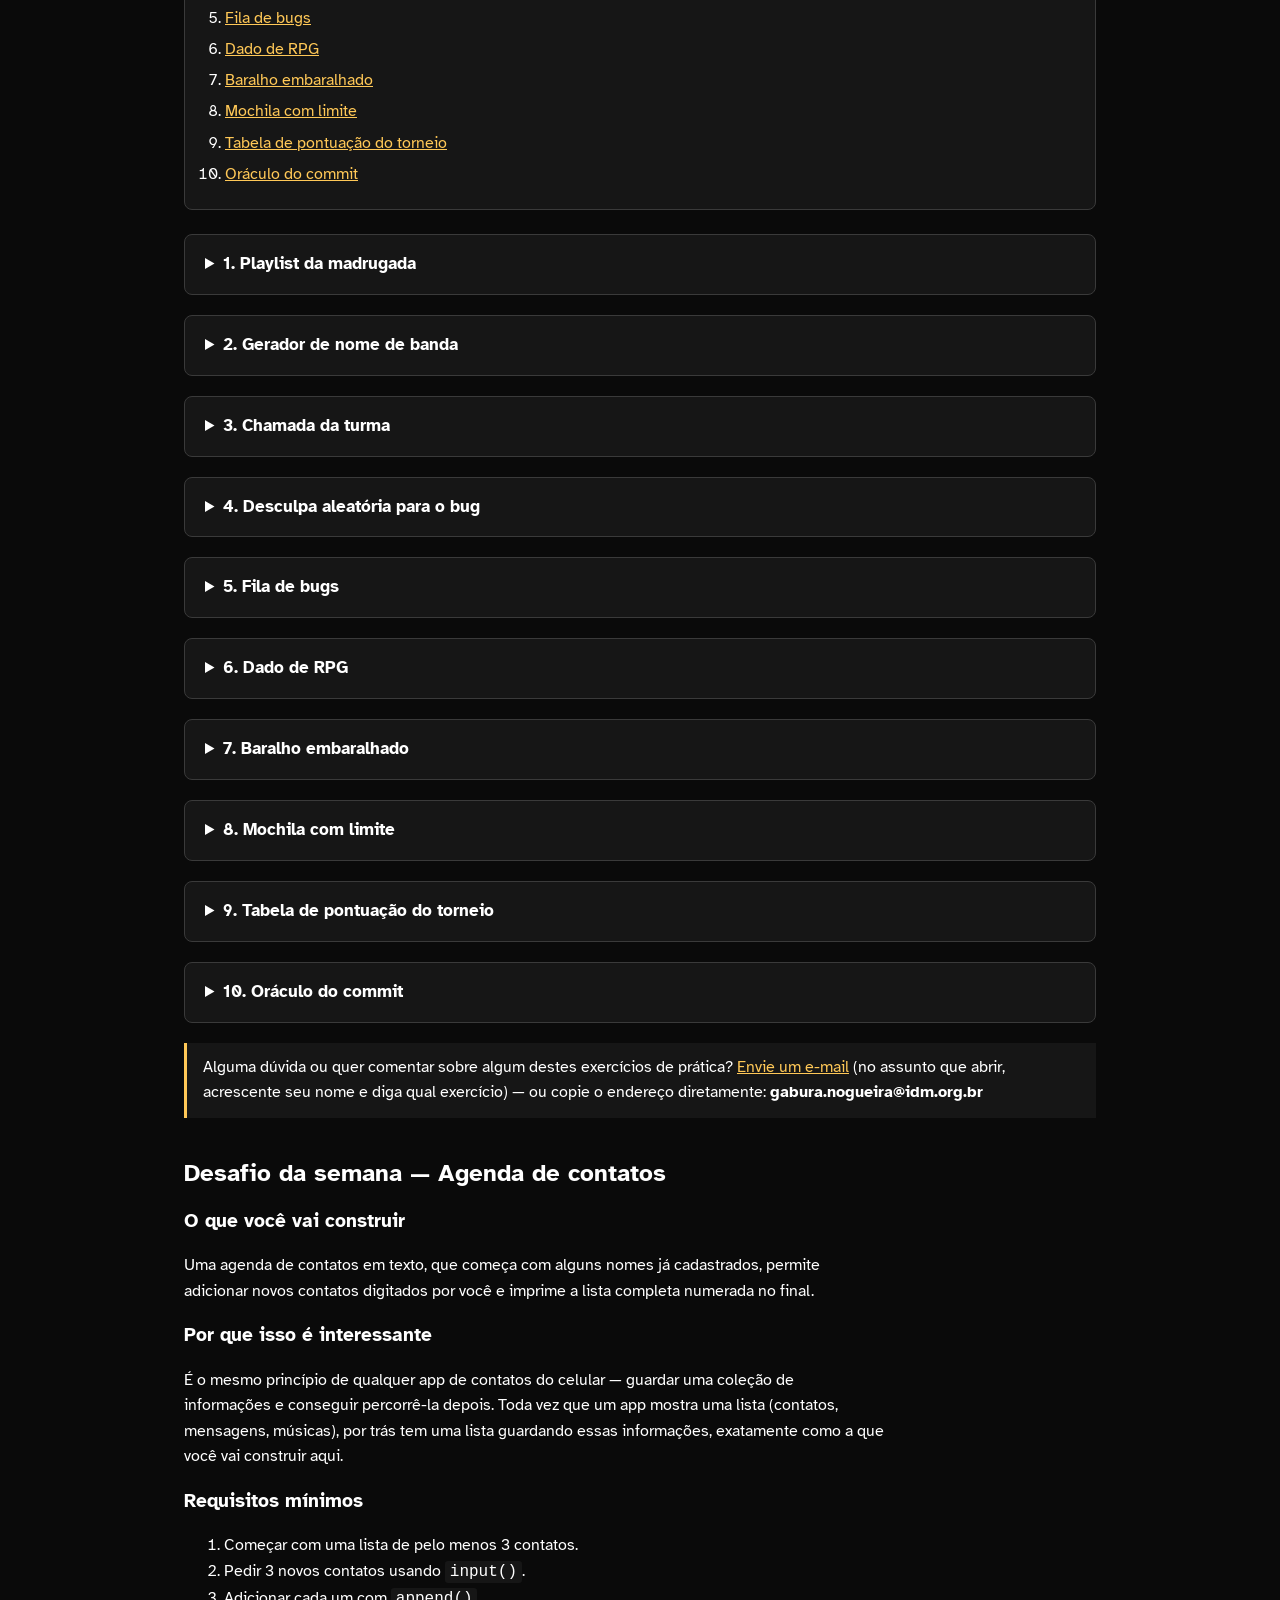
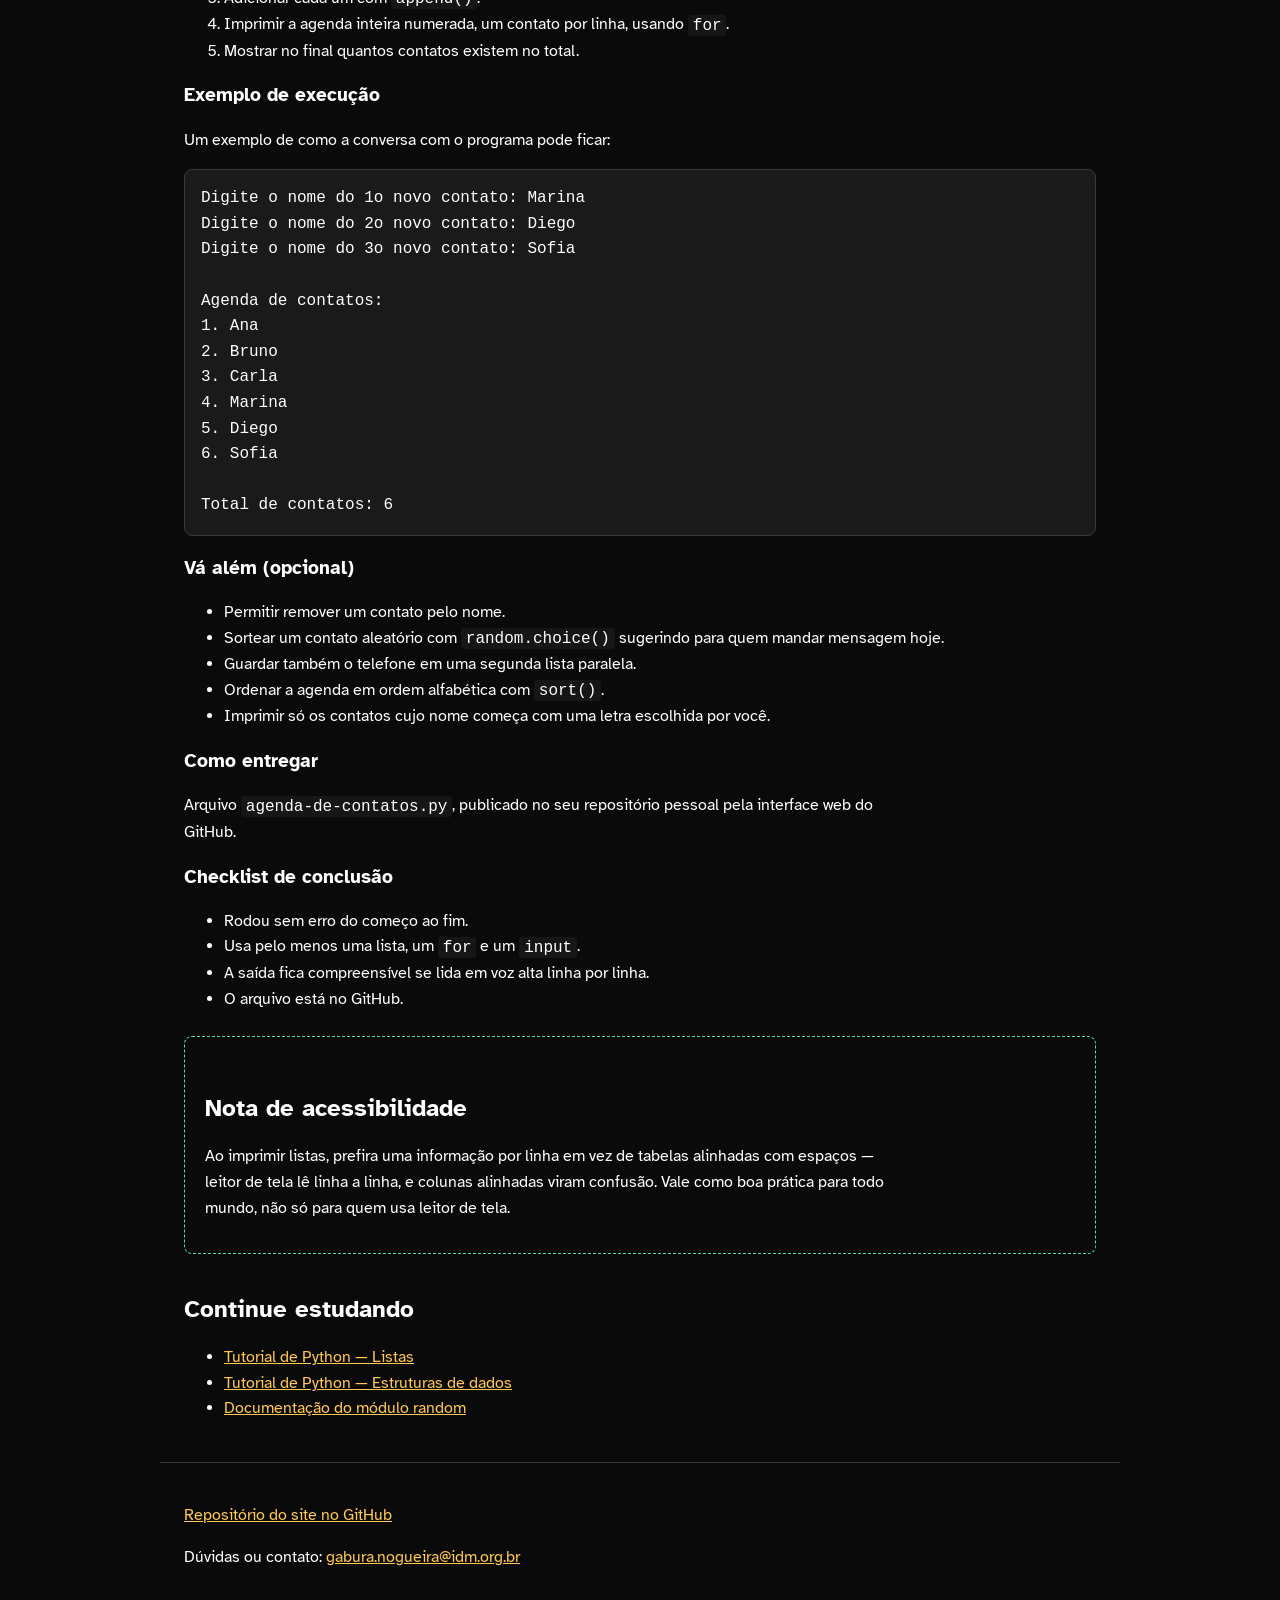
<file: aulas/aula-03-listas-e-lacos/index.html>
<!DOCTYPE html>
<html lang="pt-br">
<head>
  <meta charset="UTF-8" />
  <meta name="viewport" content="width=device-width, initial-scale=1.0" />
  <title>Aula 3 — Listas e laços for | Curso de Python</title>
  <link rel="preconnect" href="https://fonts.googleapis.com" />
  <link rel="preconnect" href="https://fonts.gstatic.com" crossorigin />
  <link
    href="https://fonts.googleapis.com/css2?family=Atkinson+Hyperlegible&display=swap"
    rel="stylesheet"
  />
  <link rel="stylesheet" href="../../estilos/estilo-principal.css" />
</head>
<body>
  <a class="link-pular-conteudo" href="#conteudo-principal">Pular para o conteúdo</a>

  <header class="cabecalho-do-site">
    <a class="cabecalho-do-site__nome-do-curso" href="../../index.html">
      Introdução à Programação com Python: Lógica, Jogos e Acessibilidade
    </a>
    <nav class="navegacao-principal" aria-label="Navegação principal">
      <a href="../../index.html">Página inicial</a>
    </nav>
  </header>

  <main id="conteudo-principal">
    <h1>Aula 3 — Listas e laços for</h1>

    <section aria-labelledby="titulo-objetivos">
      <h2 id="titulo-objetivos">Objetivos</h2>
      <ul>
        <li>Criar, acessar e modificar listas.</li>
        <li>Usar <code>for</code> e <code>range()</code>.</li>
        <li>Conhecer a biblioteca <code>random</code>.</li>
      </ul>
    </section>

    <section aria-labelledby="titulo-pilula">
      <h2 id="titulo-pilula">Pílula da aula</h2>
      <p>
        O que é uma "estrutura de dados", em uma frase simples: é um jeito
        de organizar informação para o computador usar de forma eficiente —
        e a lista é a primeira e mais simples delas que vamos aprender.
      </p>
    </section>

    <section aria-labelledby="titulo-o-que-vamos-ver">
      <h2 id="titulo-o-que-vamos-ver">O que vamos ver</h2>
      <ul>
        <li>O que é uma lista.</li>
        <li>Índices — e por que começam em zero.</li>
        <li>
          <code>append()</code>, <code>remove()</code>, <code>len()</code>.
        </li>
        <li>Percorrer uma lista com <code>for</code>.</li>
        <li><code>range()</code>.</li>
        <li>
          Sortear com <code>random.choice()</code> e
          <code>random.randint()</code>.
        </li>
      </ul>
    </section>

    <section aria-labelledby="titulo-exercicios-essenciais">
      <h2 id="titulo-exercicios-essenciais">Exercícios essenciais</h2>

      <section aria-labelledby="titulo-exercicio-inventario">
        <h3 id="titulo-exercicio-inventario">
          Exercício 1 — Inventário do herói
        </h3>
        <p>
          Crie uma lista com 3 itens iniciais de um personagem, adicione um
          item novo que a pessoa digitar, remova um item e imprima o
          inventário final numerado.
        </p>

        <details class="dica">
          <summary>Dica</summary>
          <p>
            Para numerar os itens, crie uma variável <code>contador = 1</code>
            antes do <code>for</code>, imprima
            <code>str(contador) + ". " + item</code> dentro do laço, e some 1
            ao contador a cada volta (<code>contador = contador + 1</code>).
          </p>
        </details>

        <div class="editor-python" data-editor-python>
          <label for="codigo-inventario">Seu código:</label>
          <textarea id="codigo-inventario" class="editor-python__codigo" rows="10">inventario = ["espada", "escudo", "pocao de vida"]

novo_item = input("Que item voce quer adicionar ao inventario? ")
inventario.append(novo_item)

# remova um item do inventario aqui (por exemplo, inventario.remove("escudo"))

print("Inventario final:")
# use um for para imprimir cada item numerado, por exemplo "1. espada"</textarea>
          <button type="button" class="editor-python__executar">▶ Executar</button>
          <div class="editor-python__saida" aria-live="polite"></div>
        </div>

        <p class="bloco-feedback" data-assunto="Aula 03 - Exercicio Inventario do Heroi">
          Alguma dúvida ou quer comentar sobre este exercício?
          <a class="bloco-feedback__link" href="#">Envie um e-mail</a>
          (no assunto que abrir, acrescente seu nome depois do nome do
          exercício) — ou copie o endereço diretamente:
          <strong class="bloco-feedback__endereco"></strong>
        </p>
      </section>

      <section aria-labelledby="titulo-exercicio-sorteio">
        <h3 id="titulo-exercicio-sorteio">Exercício 2 — Sorteio de inimigo</h3>
        <p>
          A partir de uma lista de nomes de inimigos, use
          <code>random.choice()</code> para sortear qual aparece, e
          <code>random.randint()</code> para definir quantos pontos de vida
          ele tem. Imprima o encontro.
        </p>

        <details class="dica">
          <summary>Dica</summary>
          <p>
            Você pode juntar texto e número com <code>+</code>, desde que
            converta o número para texto primeiro com
            <code>str(pontos_de_vida)</code>. Por exemplo:
            <code
              >print("Um " + inimigo_sorteado + " apareceu com " +
              str(pontos_de_vida) + " pontos de vida!")</code
            >
          </p>
        </details>

        <div class="editor-python" data-editor-python>
          <label for="codigo-sorteio-de-inimigo">Seu código:</label>
          <textarea id="codigo-sorteio-de-inimigo" class="editor-python__codigo" rows="9">import random

inimigos = ["goblin", "orc", "dragao filhote"]

inimigo_sorteado = random.choice(inimigos)
pontos_de_vida = random.randint(10, 100)

# imprima uma mensagem descrevendo o encontro, usando inimigo_sorteado e pontos_de_vida</textarea>
          <button type="button" class="editor-python__executar">▶ Executar</button>
          <div class="editor-python__saida" aria-live="polite"></div>
        </div>

        <p class="bloco-feedback" data-assunto="Aula 03 - Exercicio Sorteio de Inimigo">
          Alguma dúvida ou quer comentar sobre este exercício?
          <a class="bloco-feedback__link" href="#">Envie um e-mail</a>
          (no assunto que abrir, acrescente seu nome depois do nome do
          exercício) — ou copie o endereço diretamente:
          <strong class="bloco-feedback__endereco"></strong>
        </p>
      </section>

      <section aria-labelledby="titulo-exercicio-contagem">
        <h3 id="titulo-exercicio-contagem">
          Exercício 3 — Contagem regressiva do lançamento
        </h3>
        <p>
          Use <code>for</code> com <code>range()</code> para imprimir uma
          contagem de 10 até 1, terminando com uma mensagem de lançamento.
          (Sem <code>time.sleep()</code>.)
        </p>

        <details class="dica">
          <summary>Dica</summary>
          <p>
            <code>range(10, 0, -1)</code> começa em 10 e vai diminuindo de 1
            em 1 até passar de 0 (sem incluir o 0) — é por isso que a
            contagem termina em 1, não em 0.
          </p>
        </details>

        <div class="editor-python" data-editor-python>
          <label for="codigo-contagem-regressiva">Seu código:</label>
          <textarea id="codigo-contagem-regressiva" class="editor-python__codigo" rows="6">for numero in range(10, 0, -1):
    print(numero)

# escreva aqui o print() com a mensagem de lancamento (por exemplo, "Lancamento!")</textarea>
          <button type="button" class="editor-python__executar">▶ Executar</button>
          <div class="editor-python__saida" aria-live="polite"></div>
        </div>

        <p class="bloco-feedback" data-assunto="Aula 03 - Exercicio Contagem Regressiva">
          Alguma dúvida ou quer comentar sobre este exercício?
          <a class="bloco-feedback__link" href="#">Envie um e-mail</a>
          (no assunto que abrir, acrescente seu nome depois do nome do
          exercício) — ou copie o endereço diretamente:
          <strong class="bloco-feedback__endereco"></strong>
        </p>
      </section>
    </section>

    <section aria-labelledby="titulo-exercicios-pratica">
      <h2 id="titulo-exercicios-pratica">Exercícios de prática</h2>
      <p>
        Dez exercícios curtos, em ordem crescente de dificuldade, para
        praticar mais o conteúdo desta aula. Cada um abre em uma caixa
        recolhida — clique ou dê Enter no título para abrir.
      </p>

      <nav class="sumario-de-exercicios" aria-label="Lista dos exercícios de prática">
        <p>Ir direto para:</p>
        <ol>
          <li><a href="#exercicio-playlist-da-madrugada">Playlist da madrugada</a></li>
          <li><a href="#exercicio-gerador-de-nome-de-banda">Gerador de nome de banda</a></li>
          <li><a href="#exercicio-chamada-da-turma">Chamada da turma</a></li>
          <li><a href="#exercicio-desculpa-aleatoria">Desculpa aleatória para o bug</a></li>
          <li><a href="#exercicio-fila-de-bugs">Fila de bugs</a></li>
          <li><a href="#exercicio-dado-de-rpg">Dado de RPG</a></li>
          <li><a href="#exercicio-baralho-embaralhado">Baralho embaralhado</a></li>
          <li><a href="#exercicio-mochila-com-limite">Mochila com limite</a></li>
          <li><a href="#exercicio-tabela-de-pontuacao">Tabela de pontuação do torneio</a></li>
          <li><a href="#exercicio-oraculo-do-commit">Oráculo do commit</a></li>
        </ol>
      </nav>

      <details class="exercicio-de-pratica" id="exercicio-playlist-da-madrugada">
        <summary>1. Playlist da madrugada</summary>
        <p>
          Monte uma lista de músicas, imprima quantas são e qual é a
          primeira e a última.
        </p>
        <div class="editor-python" data-editor-python>
          <label for="codigo-playlist">Seu código:</label>
          <textarea id="codigo-playlist" class="editor-python__codigo" rows="5">playlist = ["Lo-fi Beats", "Chuva na Janela", "Cafe da Meia-Noite"]

print("Quantidade de musicas: " + str(len(playlist)))
# imprima a primeira musica (indice 0) e a ultima musica (indice -1) aqui</textarea>
          <button type="button" class="editor-python__executar">▶ Executar</button>
          <div class="editor-python__saida" aria-live="polite"></div>
        </div>
      </details>

      <details class="exercicio-de-pratica" id="exercicio-gerador-de-nome-de-banda">
        <summary>2. Gerador de nome de banda</summary>
        <p>
          Com duas listas (adjetivos e substantivos), sorteie uma palavra
          de cada e junte num nome de banda.
        </p>
        <div class="editor-python" data-editor-python>
          <label for="codigo-nome-de-banda">Seu código:</label>
          <textarea id="codigo-nome-de-banda" class="editor-python__codigo" rows="6">import random

adjetivos = ["Eletrico", "Silencioso", "Cosmico"]
substantivos = ["Lobo", "Foguete", "Codigo"]

# sorteie um adjetivo e um substantivo com random.choice() e junte num nome de banda</textarea>
          <button type="button" class="editor-python__executar">▶ Executar</button>
          <div class="editor-python__saida" aria-live="polite"></div>
        </div>
      </details>

      <details class="exercicio-de-pratica" id="exercicio-chamada-da-turma">
        <summary>3. Chamada da turma</summary>
        <p>
          Percorra uma lista de nomes com <code>for</code> e imprima
          "Presente!" ao lado de cada um.
        </p>
        <div class="editor-python" data-editor-python>
          <label for="codigo-chamada-da-turma">Seu código:</label>
          <textarea id="codigo-chamada-da-turma" class="editor-python__codigo" rows="4">turma = ["Ana", "Bruno", "Carla"]

# use um for para percorrer turma e imprimir "NOME - Presente!" para cada pessoa</textarea>
          <button type="button" class="editor-python__executar">▶ Executar</button>
          <div class="editor-python__saida" aria-live="polite"></div>
        </div>
      </details>

      <details class="exercicio-de-pratica" id="exercicio-desculpa-aleatoria">
        <summary>4. Desculpa aleatória para o bug</summary>
        <p>
          Monte uma lista de desculpas clássicas de programador ("funciona
          na minha máquina"...), sorteie uma e imprima.
        </p>
        <div class="editor-python" data-editor-python>
          <label for="codigo-desculpa">Seu código:</label>
          <textarea id="codigo-desculpa" class="editor-python__codigo" rows="8">import random

desculpas = [
    "Funciona na minha maquina",
    "Deve ser cache",
    "Isso nao deveria estar acontecendo",
]

# sorteie uma desculpa com random.choice() e imprima</textarea>
          <button type="button" class="editor-python__executar">▶ Executar</button>
          <div class="editor-python__saida" aria-live="polite"></div>
        </div>
      </details>

      <details class="exercicio-de-pratica" id="exercicio-fila-de-bugs">
        <summary>5. Fila de bugs</summary>
        <p>
          Adicione bugs à lista, remova o primeiro (resolvido) e mostre
          quantos sobraram.
        </p>
        <div class="editor-python" data-editor-python>
          <label for="codigo-fila-de-bugs">Seu código:</label>
          <textarea id="codigo-fila-de-bugs" class="editor-python__codigo" rows="6">bugs = ["Botao nao clica", "Tela pisca", "Som nao toca"]

primeiro_bug = bugs[0]
# remova primeiro_bug da lista com bugs.remove(primeiro_bug)

# depois, imprima quantos bugs sobraram, usando len()</textarea>
          <button type="button" class="editor-python__executar">▶ Executar</button>
          <div class="editor-python__saida" aria-live="polite"></div>
        </div>
      </details>

      <details class="exercicio-de-pratica" id="exercicio-dado-de-rpg">
        <summary>6. Dado de RPG</summary>
        <p>
          Role 5 dados de 6 lados com <code>random.randint()</code>, guarde
          os resultados numa lista e imprima todos.
        </p>
        <div class="editor-python" data-editor-python>
          <label for="codigo-dado-de-rpg">Seu código:</label>
          <textarea id="codigo-dado-de-rpg" class="editor-python__codigo" rows="8">import random

resultados = []

# use um for repetido 5 vezes (for _ in range(5):) para rolar um dado de 6 lados
# com random.randint(1, 6) e guardar cada resultado em resultados com append()

# depois, use outro for para imprimir cada resultado em uma linha separada</textarea>
          <button type="button" class="editor-python__executar">▶ Executar</button>
          <div class="editor-python__saida" aria-live="polite"></div>
        </div>
      </details>

      <details class="exercicio-de-pratica" id="exercicio-baralho-embaralhado">
        <summary>7. Baralho embaralhado</summary>
        <p>
          Crie uma lista de cartas, use <code>random.shuffle()</code> e
          imprima as 3 primeiras da mão.
        </p>
        <div class="editor-python" data-editor-python>
          <label for="codigo-baralho">Seu código:</label>
          <textarea id="codigo-baralho" class="editor-python__codigo" rows="7">import random

baralho = ["A de Copas", "2 de Copas", "3 de Copas", "4 de Copas", "5 de Copas"]

random.shuffle(baralho)

# imprima as 3 primeiras cartas da mao (indices 0, 1 e 2), uma por linha</textarea>
          <button type="button" class="editor-python__executar">▶ Executar</button>
          <div class="editor-python__saida" aria-live="polite"></div>
        </div>
      </details>

      <details class="exercicio-de-pratica" id="exercicio-mochila-com-limite">
        <summary>8. Mochila com limite</summary>
        <p>
          Com uma lista de itens, use <code>len()</code> para avisar se o
          personagem passou do limite de 5 itens carregados.
        </p>
        <div class="editor-python" data-editor-python>
          <label for="codigo-mochila">Seu código:</label>
          <textarea id="codigo-mochila" class="editor-python__codigo" rows="9">mochila = ["corda", "lanterna", "mapa", "comida", "agua", "kit de primeiros socorros"]
limite = 5

quantidade = len(mochila)
excesso = quantidade - limite

# imprima a quantidade de itens na mochila e o valor de excesso
# (se excesso for negativo, a mochila ainda esta dentro do limite - uma
# versao com aviso mais elegante fica facil quando aprendermos "if", na Aula 4)</textarea>
          <button type="button" class="editor-python__executar">▶ Executar</button>
          <div class="editor-python__saida" aria-live="polite"></div>
        </div>
      </details>

      <details class="exercicio-de-pratica" id="exercicio-tabela-de-pontuacao">
        <summary>9. Tabela de pontuação do torneio</summary>
        <p>
          Com duas listas paralelas (jogadores e pontos), percorra com
          <code>for</code> e <code>range(len(...))</code> imprimindo cada
          jogador com sua pontuação, um por linha.
        </p>
        <div class="editor-python" data-editor-python>
          <label for="codigo-tabela-de-pontuacao">Seu código:</label>
          <textarea id="codigo-tabela-de-pontuacao" class="editor-python__codigo" rows="6">jogadores = ["Ana", "Bruno", "Carla"]
pontos = [15, 22, 9]

# use for numero in range(len(jogadores)): para percorrer as duas listas ao mesmo tempo
# e imprima "NOME: PONTOS" para cada jogador, um por linha</textarea>
          <button type="button" class="editor-python__executar">▶ Executar</button>
          <div class="editor-python__saida" aria-live="polite"></div>
        </div>
      </details>

      <details class="exercicio-de-pratica" id="exercicio-oraculo-do-commit">
        <summary>10. Oráculo do commit</summary>
        <p>
          Sorteie uma mensagem de commit absurda a partir de listas
          combinadas (verbo + objeto + justificativa duvidosa), gerando
          uma frase diferente a cada execução.
        </p>
        <div class="editor-python" data-editor-python>
          <label for="codigo-oraculo-do-commit">Seu código:</label>
          <textarea id="codigo-oraculo-do-commit" class="editor-python__codigo" rows="8">import random

verbos = ["Corrige", "Refatora", "Ajusta", "Remove"]
objetos = ["o bug misterioso", "a funcao principal", "aquele comentario estranho"]
justificativas = ["porque sim", "por motivos ainda desconhecidos", "e reza para funcionar"]

# sorteie um item de cada lista com random.choice() e junte numa frase de commit</textarea>
          <button type="button" class="editor-python__executar">▶ Executar</button>
          <div class="editor-python__saida" aria-live="polite"></div>
        </div>
      </details>

      <p class="bloco-feedback" data-assunto="Aula 03 - Exercicios de Pratica">
        Alguma dúvida ou quer comentar sobre algum destes exercícios de
        prática?
        <a class="bloco-feedback__link" href="#">Envie um e-mail</a>
        (no assunto que abrir, acrescente seu nome e diga qual exercício) —
        ou copie o endereço diretamente:
        <strong class="bloco-feedback__endereco"></strong>
      </p>
    </section>

    <section aria-labelledby="titulo-desafio">
      <h2 id="titulo-desafio">Desafio da semana — Agenda de contatos</h2>

      <h3>O que você vai construir</h3>
      <p>
        Uma agenda de contatos em texto, que começa com alguns nomes já
        cadastrados, permite adicionar novos contatos digitados por você e
        imprime a lista completa numerada no final.
      </p>

      <h3>Por que isso é interessante</h3>
      <p>
        É o mesmo princípio de qualquer app de contatos do celular —
        guardar uma coleção de informações e conseguir percorrê-la depois.
        Toda vez que um app mostra uma lista (contatos, mensagens,
        músicas), por trás tem uma lista guardando essas informações,
        exatamente como a que você vai construir aqui.
      </p>

      <h3>Requisitos mínimos</h3>
      <ol>
        <li>Começar com uma lista de pelo menos 3 contatos.</li>
        <li>Pedir 3 novos contatos usando <code>input()</code>.</li>
        <li>Adicionar cada um com <code>append()</code>.</li>
        <li>
          Imprimir a agenda inteira numerada, um contato por linha, usando
          <code>for</code>.
        </li>
        <li>Mostrar no final quantos contatos existem no total.</li>
      </ol>

      <h3>Exemplo de execução</h3>
      <p>Um exemplo de como a conversa com o programa pode ficar:</p>
      <pre><code>Digite o nome do 1o novo contato: Marina
Digite o nome do 2o novo contato: Diego
Digite o nome do 3o novo contato: Sofia

Agenda de contatos:
1. Ana
2. Bruno
3. Carla
4. Marina
5. Diego
6. Sofia

Total de contatos: 6</code></pre>

      <h3>Vá além (opcional)</h3>
      <ul>
        <li>Permitir remover um contato pelo nome.</li>
        <li>
          Sortear um contato aleatório com <code>random.choice()</code>
          sugerindo para quem mandar mensagem hoje.
        </li>
        <li>Guardar também o telefone em uma segunda lista paralela.</li>
        <li>Ordenar a agenda em ordem alfabética com <code>sort()</code>.</li>
        <li>
          Imprimir só os contatos cujo nome começa com uma letra escolhida
          por você.
        </li>
      </ul>

      <h3>Como entregar</h3>
      <p>
        Arquivo <code>agenda-de-contatos.py</code>, publicado no seu
        repositório pessoal pela interface web do GitHub.
      </p>

      <h3>Checklist de conclusão</h3>
      <ul>
        <li>Rodou sem erro do começo ao fim.</li>
        <li>
          Usa pelo menos uma lista, um <code>for</code> e um
          <code>input</code>.
        </li>
        <li>A saída fica compreensível se lida em voz alta linha por linha.</li>
        <li>O arquivo está no GitHub.</li>
      </ul>
    </section>

    <section
      class="nota-de-acessibilidade"
      aria-labelledby="titulo-nota-acessibilidade"
    >
      <h2 id="titulo-nota-acessibilidade">Nota de acessibilidade</h2>
      <p>
        Ao imprimir listas, prefira uma informação por linha em vez de
        tabelas alinhadas com espaços — leitor de tela lê linha a linha, e
        colunas alinhadas viram confusão. Vale como boa prática para todo
        mundo, não só para quem usa leitor de tela.
      </p>
    </section>

    <section aria-labelledby="titulo-continue-estudando">
      <h2 id="titulo-continue-estudando">Continue estudando</h2>
      <ul>
        <li>
          <a href="https://docs.python.org/pt-br/3.14/tutorial/introduction.html#lists">
            Tutorial de Python — Listas
          </a>
        </li>
        <li>
          <a href="https://docs.python.org/pt-br/3.14/tutorial/datastructures.html">
            Tutorial de Python — Estruturas de dados
          </a>
        </li>
        <li>
          <a href="https://docs.python.org/pt-br/3.14/library/random.html">
            Documentação do módulo random
          </a>
        </li>
      </ul>
    </section>
  </main>

  <footer class="rodape-do-site">
    <p>
      <a href="https://github.com/GaburaDigital/curso-python-jogos-acessibilidade">
        Repositório do site no GitHub
      </a>
    </p>
    <p>
      Dúvidas ou contato:
      <a class="contato-do-professor" href="#"></a>
    </p>
  </footer>

  <script src="../../scripts/endereco-professor.js" defer></script>
  <script src="../../scripts/editor-python.js" defer></script>
</body>
</html>
</file>
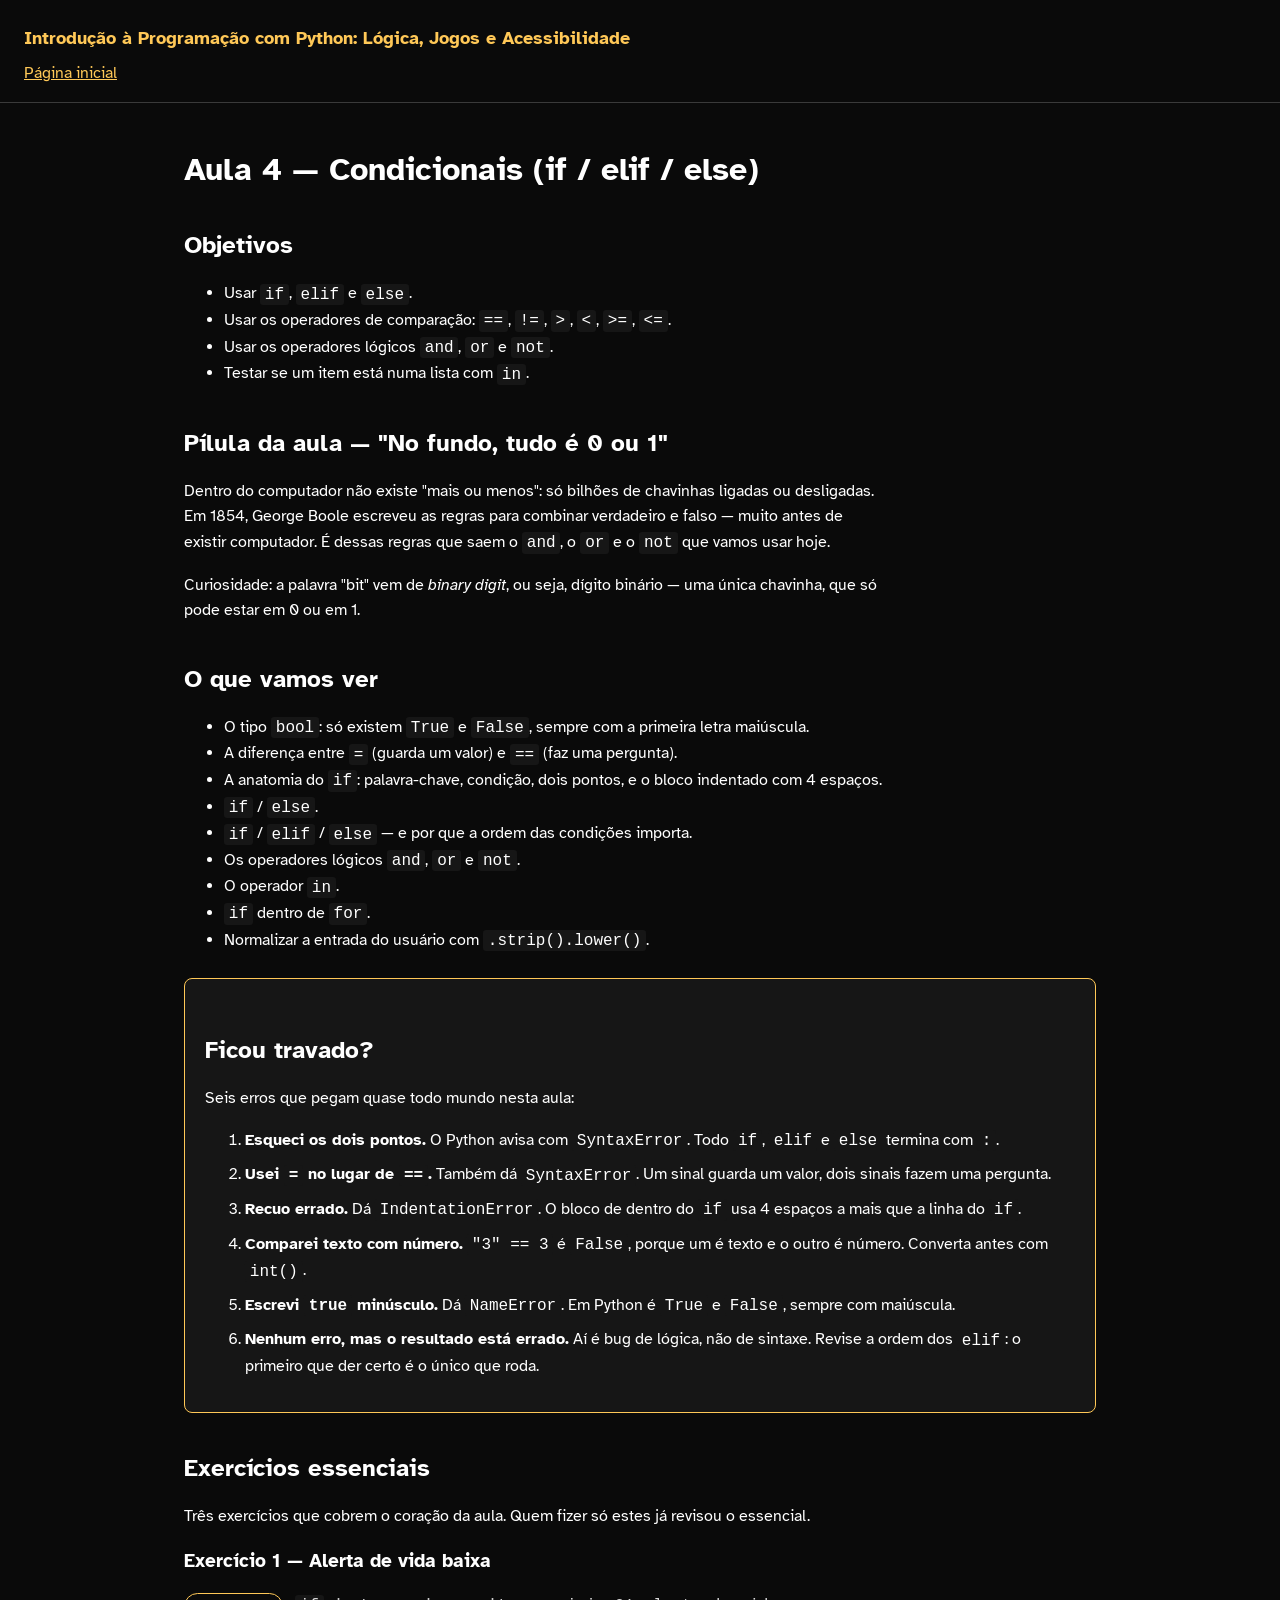
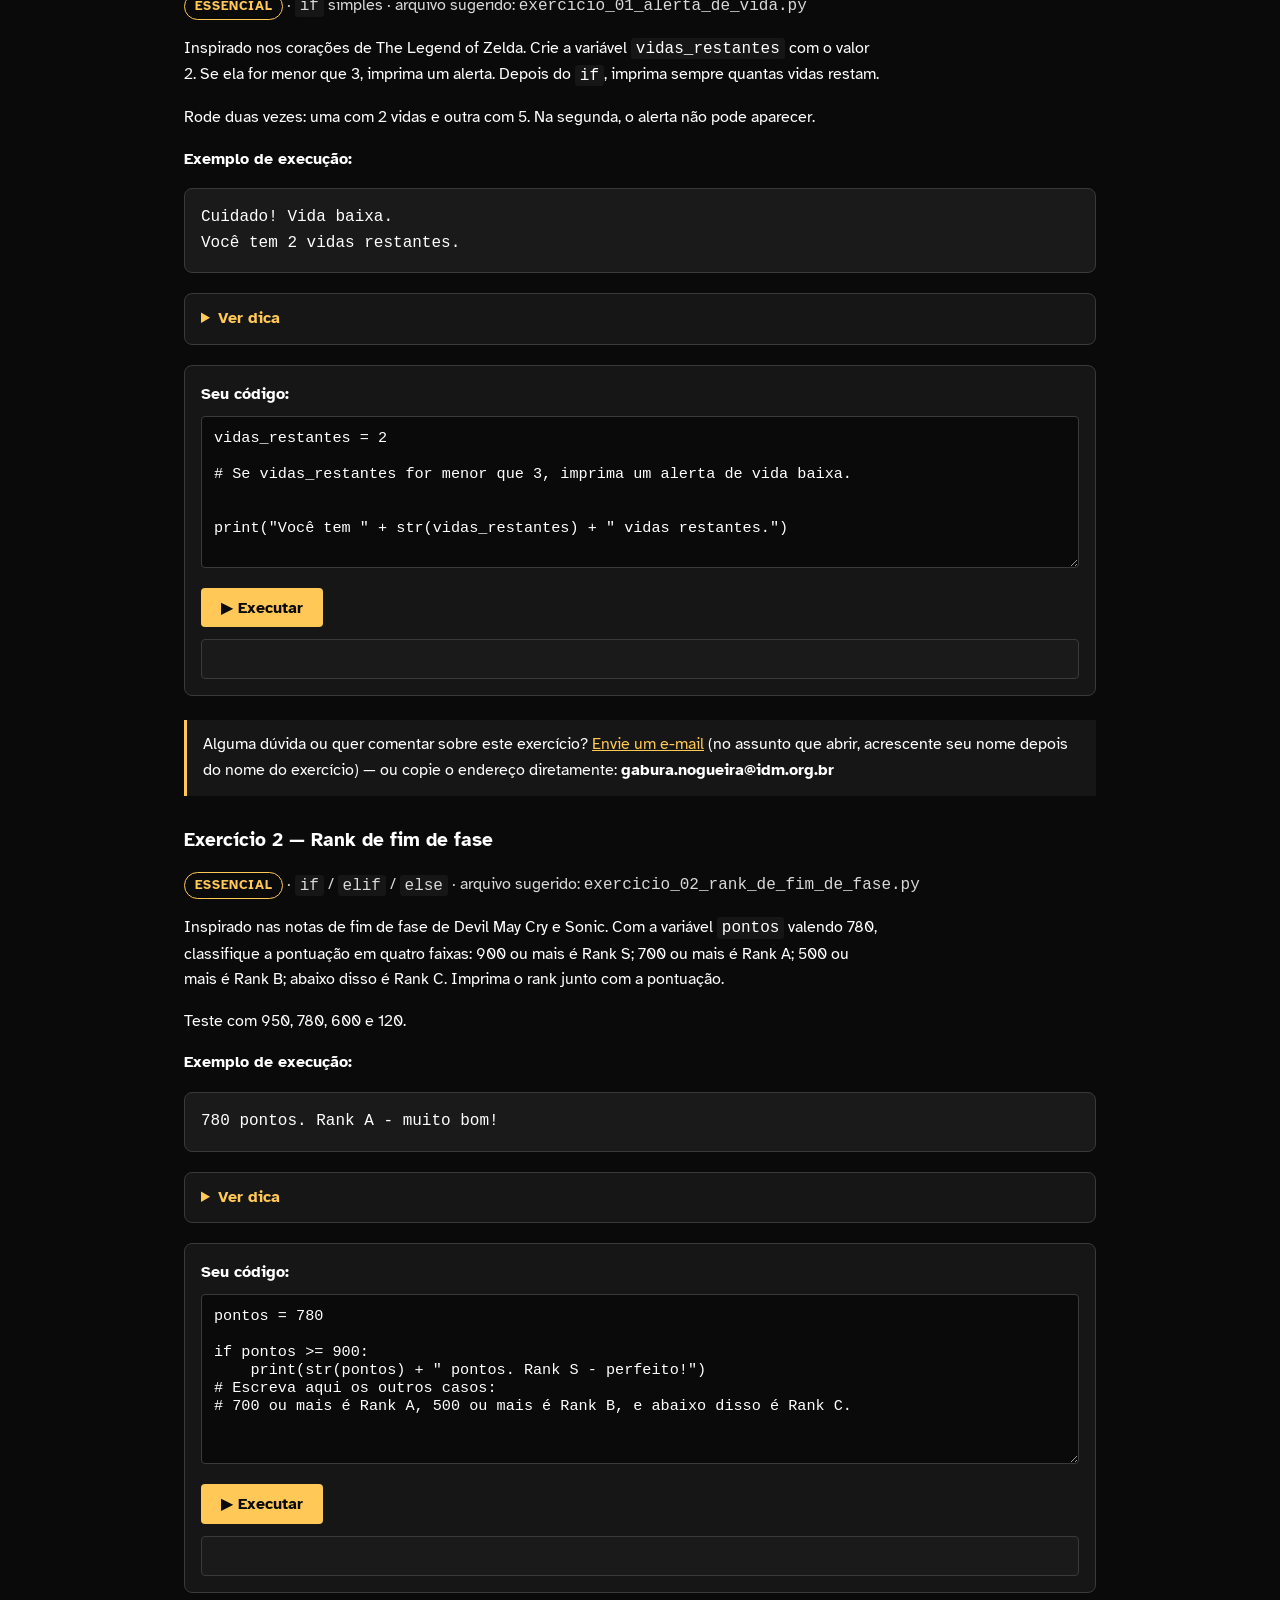
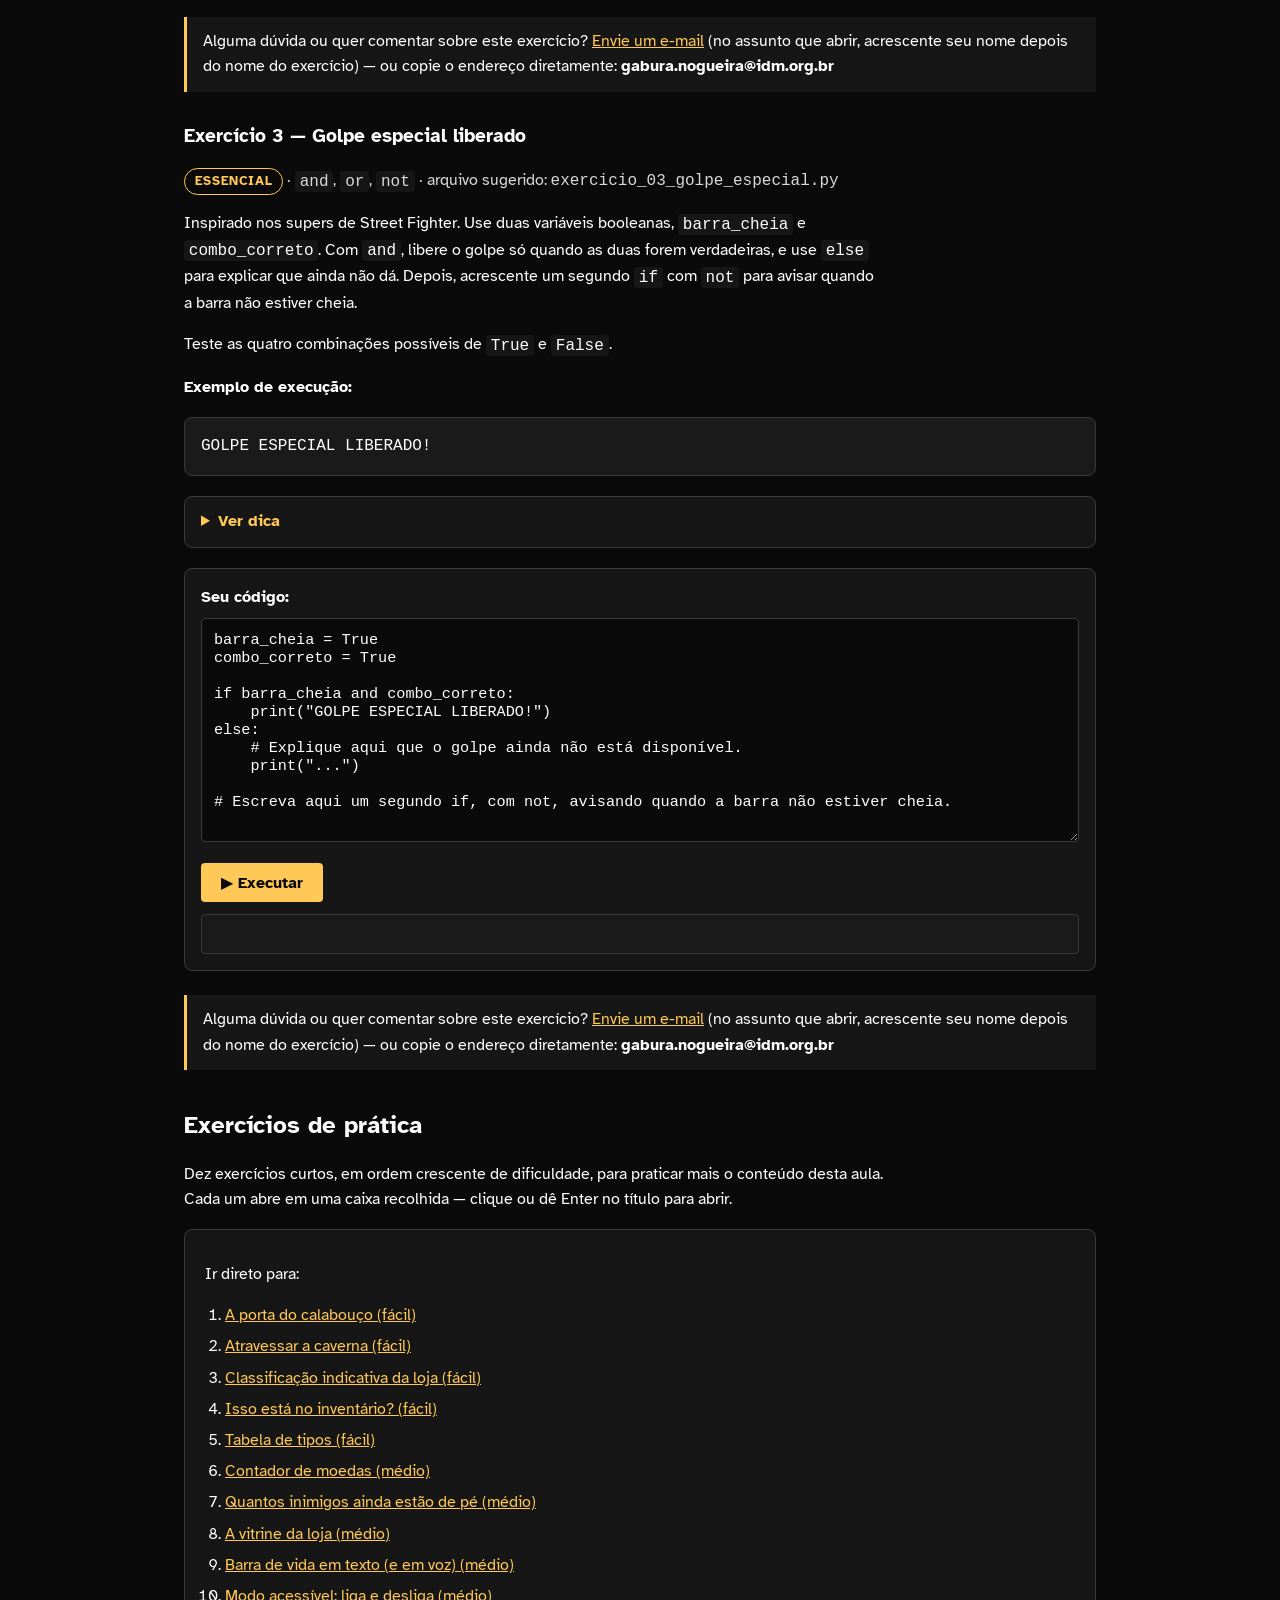
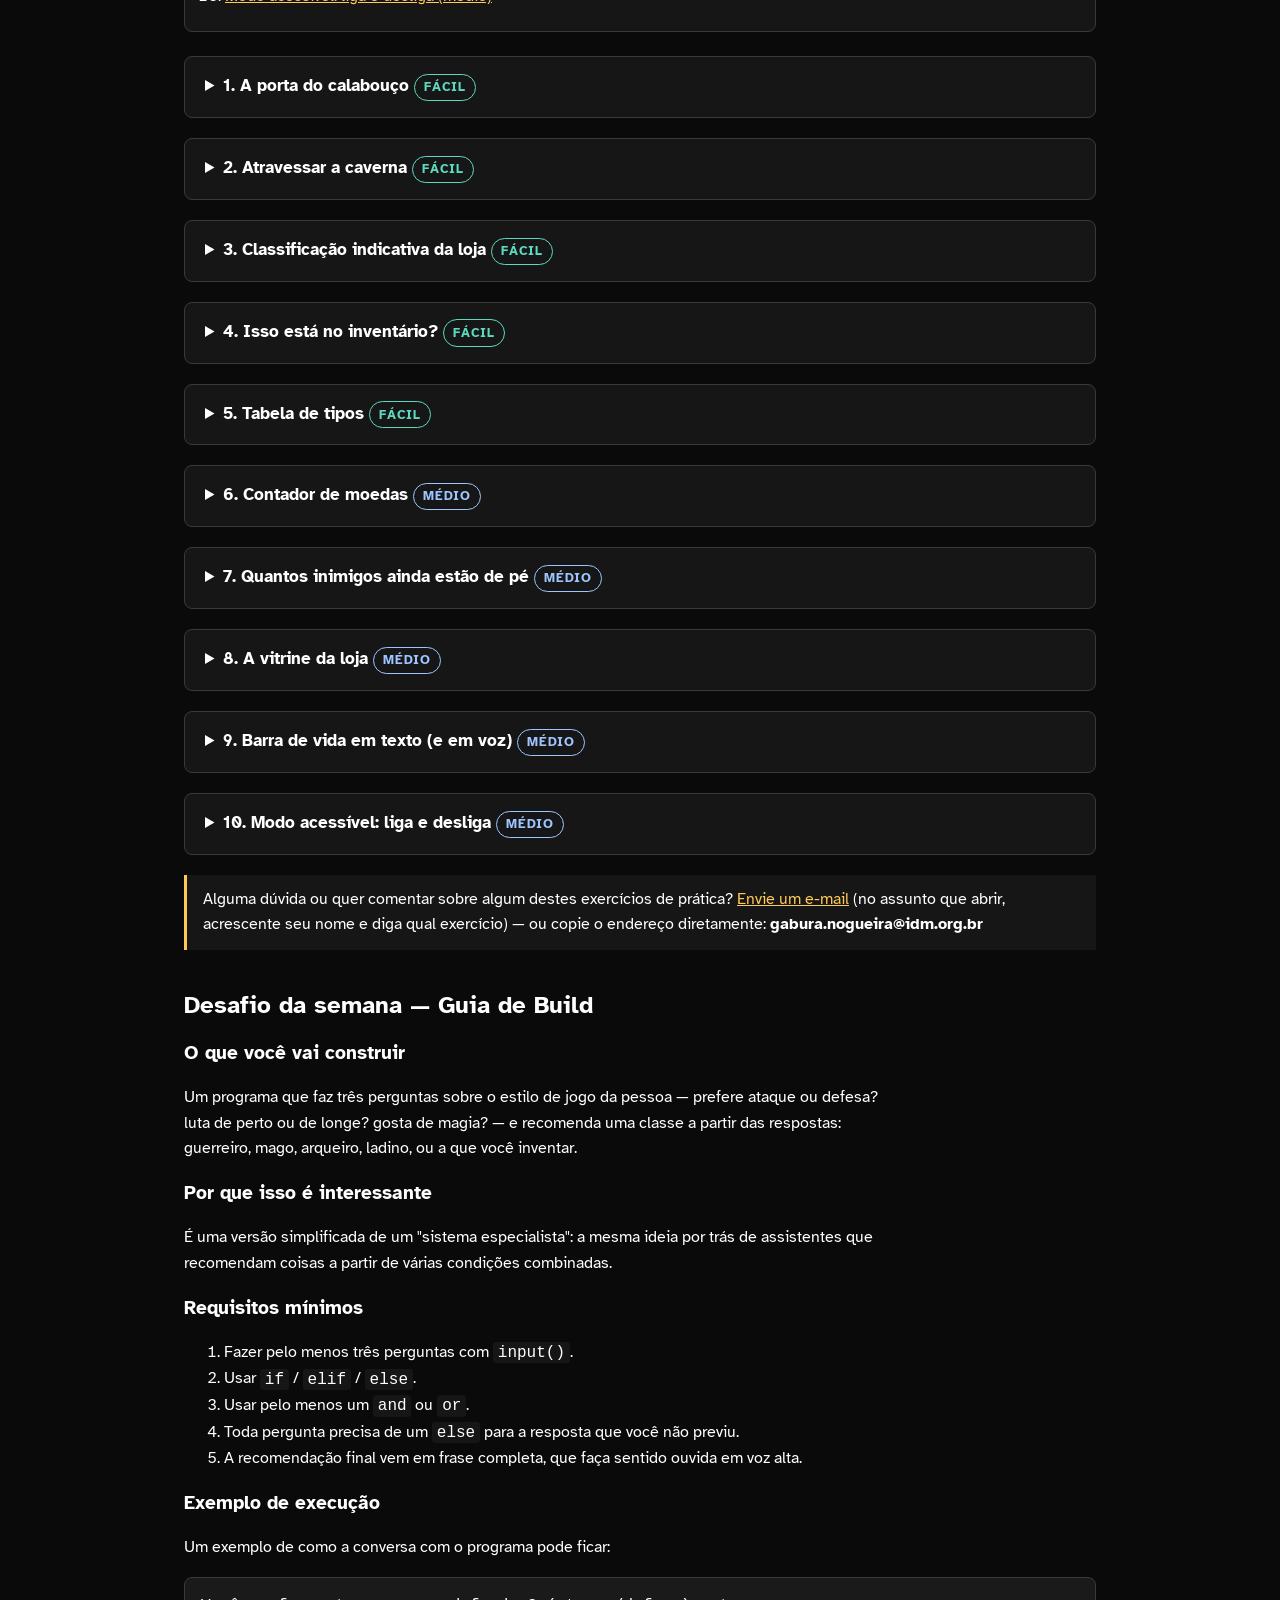
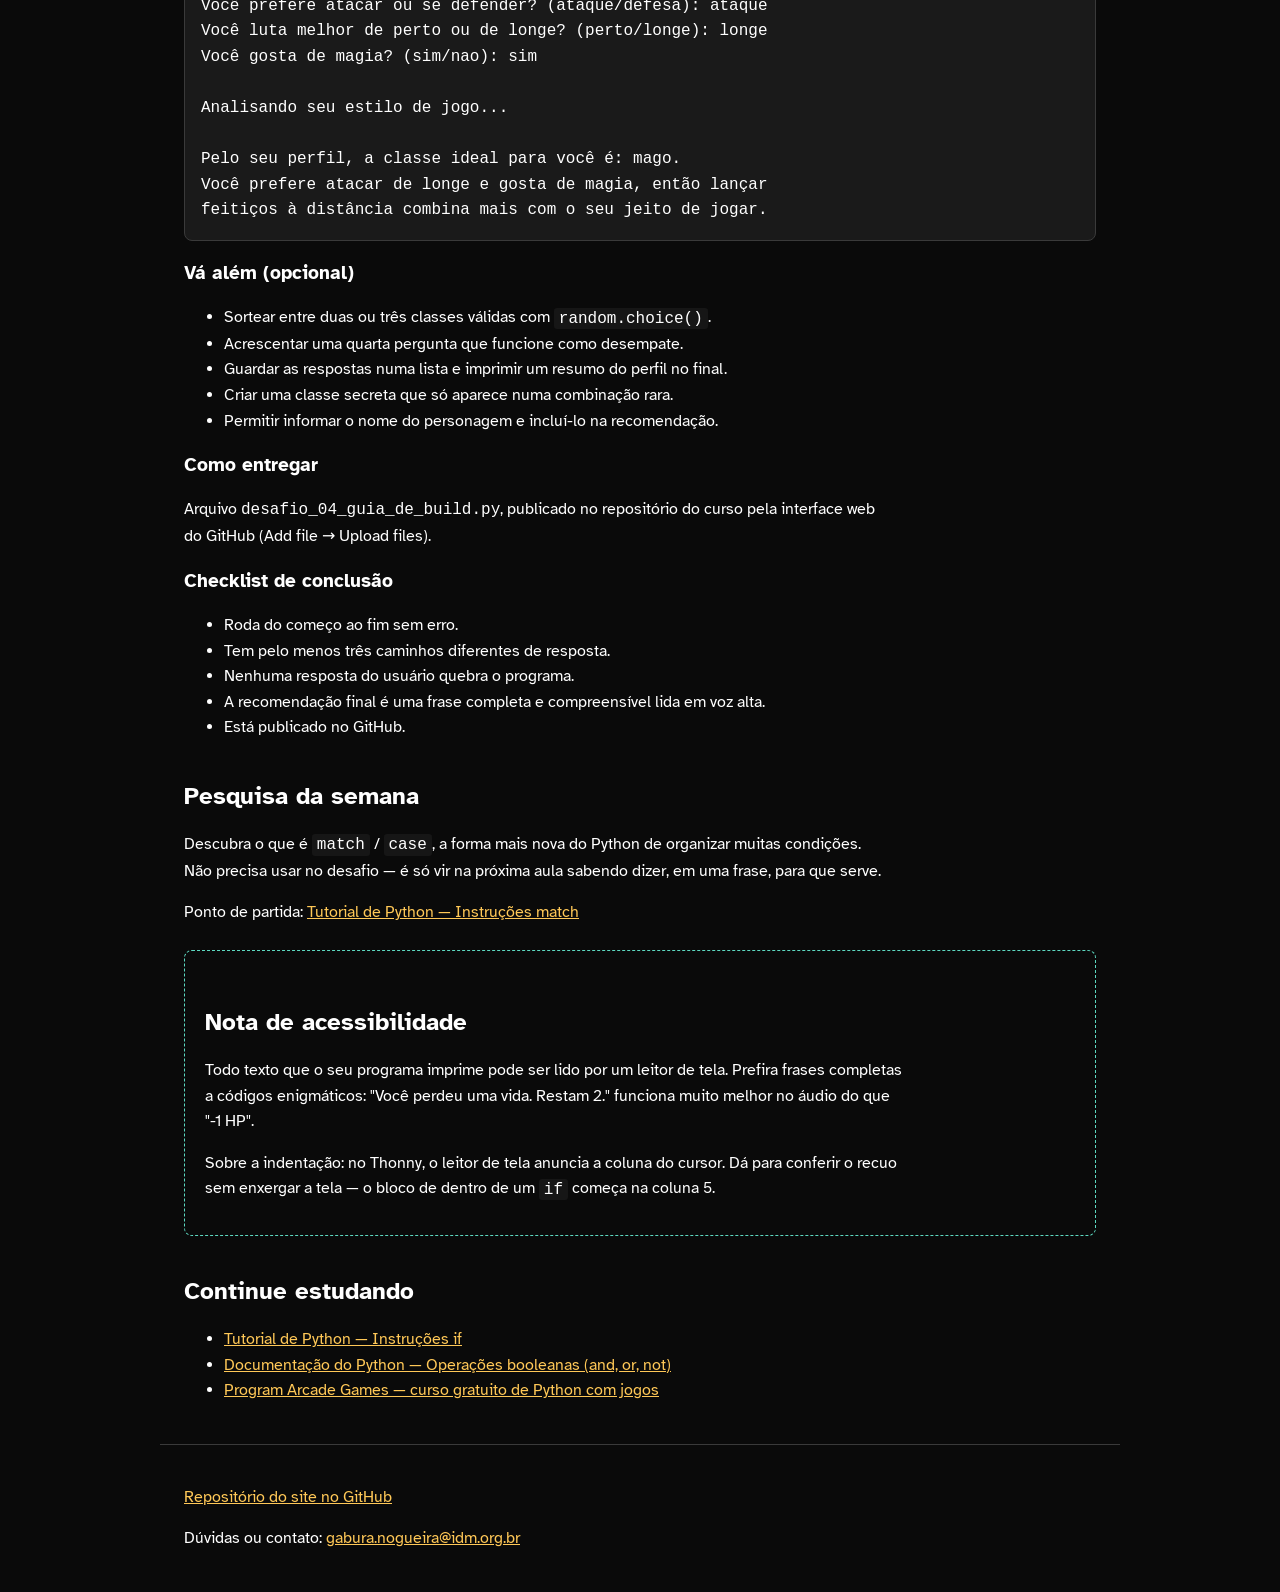
<file: aulas/aula-04-condicionais/index.html>
<!DOCTYPE html>
<html lang="pt-br">
<head>
  <meta charset="UTF-8" />
  <meta name="viewport" content="width=device-width, initial-scale=1.0" />
  <title>Aula 4 — Condicionais (if / elif / else) | Curso de Python</title>
  <link rel="preconnect" href="https://fonts.googleapis.com" />
  <link rel="preconnect" href="https://fonts.gstatic.com" crossorigin />
  <link
    href="https://fonts.googleapis.com/css2?family=Atkinson+Hyperlegible&display=swap"
    rel="stylesheet"
  />
  <link rel="stylesheet" href="../../estilos/estilo-principal.css" />
</head>
<body>
  <a class="link-pular-conteudo" href="#conteudo-principal">Pular para o conteúdo</a>

  <header class="cabecalho-do-site">
    <a class="cabecalho-do-site__nome-do-curso" href="../../index.html">
      Introdução à Programação com Python: Lógica, Jogos e Acessibilidade
    </a>
    <nav class="navegacao-principal" aria-label="Navegação principal">
      <a href="../../index.html">Página inicial</a>
    </nav>
  </header>

  <main id="conteudo-principal">
    <h1>Aula 4 — Condicionais (if / elif / else)</h1>

    <section aria-labelledby="titulo-objetivos">
      <h2 id="titulo-objetivos">Objetivos</h2>
      <ul>
        <li>Usar <code>if</code>, <code>elif</code> e <code>else</code>.</li>
        <li>
          Usar os operadores de comparação: <code>==</code>, <code>!=</code>,
          <code>&gt;</code>, <code>&lt;</code>, <code>&gt;=</code>,
          <code>&lt;=</code>.
        </li>
        <li>
          Usar os operadores lógicos <code>and</code>, <code>or</code> e
          <code>not</code>.
        </li>
        <li>Testar se um item está numa lista com <code>in</code>.</li>
      </ul>
    </section>

    <section aria-labelledby="titulo-pilula">
      <h2 id="titulo-pilula">Pílula da aula — "No fundo, tudo é 0 ou 1"</h2>
      <p>
        Dentro do computador não existe "mais ou menos": só bilhões de
        chavinhas ligadas ou desligadas. Em 1854, George Boole escreveu as
        regras para combinar verdadeiro e falso — muito antes de existir
        computador. É dessas regras que saem o <code>and</code>, o
        <code>or</code> e o <code>not</code> que vamos usar hoje.
      </p>
      <p>
        Curiosidade: a palavra "bit" vem de <em>binary digit</em>, ou seja,
        dígito binário — uma única chavinha, que só pode estar em 0 ou em 1.
      </p>
    </section>

    <section aria-labelledby="titulo-o-que-vamos-ver">
      <h2 id="titulo-o-que-vamos-ver">O que vamos ver</h2>
      <ul>
        <li>
          O tipo <code>bool</code>: só existem <code>True</code> e
          <code>False</code>, sempre com a primeira letra maiúscula.
        </li>
        <li>
          A diferença entre <code>=</code> (guarda um valor) e
          <code>==</code> (faz uma pergunta).
        </li>
        <li>
          A anatomia do <code>if</code>: palavra-chave, condição, dois
          pontos, e o bloco indentado com 4 espaços.
        </li>
        <li><code>if</code> / <code>else</code>.</li>
        <li>
          <code>if</code> / <code>elif</code> / <code>else</code> — e por que
          a ordem das condições importa.
        </li>
        <li>
          Os operadores lógicos <code>and</code>, <code>or</code> e
          <code>not</code>.
        </li>
        <li>O operador <code>in</code>.</li>
        <li><code>if</code> dentro de <code>for</code>.</li>
        <li>
          Normalizar a entrada do usuário com
          <code>.strip().lower()</code>.
        </li>
      </ul>
    </section>

    <section
      class="bloco-ficou-travado"
      aria-labelledby="titulo-ficou-travado"
    >
      <h2 id="titulo-ficou-travado">Ficou travado?</h2>
      <p>Seis erros que pegam quase todo mundo nesta aula:</p>
      <ol>
        <li>
          <strong>Esqueci os dois pontos.</strong> O Python avisa com
          <code>SyntaxError</code>. Todo <code>if</code>, <code>elif</code> e
          <code>else</code> termina com <code>:</code>.
        </li>
        <li>
          <strong>Usei <code>=</code> no lugar de <code>==</code>.</strong>
          Também dá <code>SyntaxError</code>. Um sinal guarda um valor, dois
          sinais fazem uma pergunta.
        </li>
        <li>
          <strong>Recuo errado.</strong> Dá <code>IndentationError</code>. O
          bloco de dentro do <code>if</code> usa 4 espaços a mais que a
          linha do <code>if</code>.
        </li>
        <li>
          <strong>Comparei texto com número.</strong>
          <code>"3" == 3</code> é <code>False</code>, porque um é texto e o
          outro é número. Converta antes com <code>int()</code>.
        </li>
        <li>
          <strong>Escrevi <code>true</code> minúsculo.</strong> Dá
          <code>NameError</code>. Em Python é <code>True</code> e
          <code>False</code>, sempre com maiúscula.
        </li>
        <li>
          <strong>Nenhum erro, mas o resultado está errado.</strong> Aí é
          bug de lógica, não de sintaxe. Revise a ordem dos
          <code>elif</code>: o primeiro que der certo é o único que roda.
        </li>
      </ol>
    </section>

    <section aria-labelledby="titulo-exercicios-essenciais">
      <h2 id="titulo-exercicios-essenciais">Exercícios essenciais</h2>
      <p>
        Três exercícios que cobrem o coração da aula. Quem fizer só estes
        já revisou o essencial.
      </p>

      <section aria-labelledby="titulo-exercicio-alerta-de-vida">
        <h3 id="titulo-exercicio-alerta-de-vida">
          Exercício 1 — Alerta de vida baixa
        </h3>
        <p class="metadados-do-exercicio">
          <span class="etiqueta-nivel etiqueta-nivel--essencial">ESSENCIAL</span>
          · <code>if</code> simples · arquivo sugerido:
          <span class="arquivo-sugerido">exercicio_01_alerta_de_vida.py</span>
        </p>
        <p>
          Inspirado nos corações de The Legend of Zelda. Crie a variável
          <code>vidas_restantes</code> com o valor 2. Se ela for menor que
          3, imprima um alerta. Depois do <code>if</code>, imprima sempre
          quantas vidas restam.
        </p>
        <p>
          Rode duas vezes: uma com 2 vidas e outra com 5. Na segunda, o
          alerta não pode aparecer.
        </p>

        <p><strong>Exemplo de execução:</strong></p>
        <pre><code>Cuidado! Vida baixa.
Você tem 2 vidas restantes.</code></pre>

        <details class="dica">
          <summary>Ver dica</summary>
          <p>
            Aqui não precisa de <code>else</code>. Um <code>if</code>
            sozinho resolve: quando a condição é falsa, o Python
            simplesmente pula o bloco e segue para a linha de baixo.
          </p>
        </details>

        <div class="editor-python" data-editor-python>
          <label for="codigo-alerta-de-vida">Seu código:</label>
          <textarea id="codigo-alerta-de-vida" class="editor-python__codigo" rows="7">vidas_restantes = 2

# Se vidas_restantes for menor que 3, imprima um alerta de vida baixa.


print("Você tem " + str(vidas_restantes) + " vidas restantes.")</textarea>
          <button type="button" class="editor-python__executar">▶ Executar</button>
          <div class="editor-python__saida" aria-live="polite"></div>
        </div>

        <p class="bloco-feedback" data-assunto="Aula 04 - Exercicio Alerta de Vida Baixa">
          Alguma dúvida ou quer comentar sobre este exercício?
          <a class="bloco-feedback__link" href="#">Envie um e-mail</a>
          (no assunto que abrir, acrescente seu nome depois do nome do
          exercício) — ou copie o endereço diretamente:
          <strong class="bloco-feedback__endereco"></strong>
        </p>
      </section>

      <section aria-labelledby="titulo-exercicio-rank">
        <h3 id="titulo-exercicio-rank">
          Exercício 2 — Rank de fim de fase
        </h3>
        <p class="metadados-do-exercicio">
          <span class="etiqueta-nivel etiqueta-nivel--essencial">ESSENCIAL</span>
          · <code>if</code> / <code>elif</code> / <code>else</code> ·
          arquivo sugerido:
          <span class="arquivo-sugerido">exercicio_02_rank_de_fim_de_fase.py</span>
        </p>
        <p>
          Inspirado nas notas de fim de fase de Devil May Cry e Sonic. Com a
          variável <code>pontos</code> valendo 780, classifique a
          pontuação em quatro faixas: 900 ou mais é Rank S; 700 ou mais é
          Rank A; 500 ou mais é Rank B; abaixo disso é Rank C. Imprima o
          rank junto com a pontuação.
        </p>
        <p>Teste com 950, 780, 600 e 120.</p>

        <p><strong>Exemplo de execução:</strong></p>
        <pre><code>780 pontos. Rank A - muito bom!</code></pre>

        <details class="dica">
          <summary>Ver dica</summary>
          <p>
            Escreva as faixas do mais exigente para o menos exigente. Se
            inverter a ordem, todo mundo cai na primeira faixa e ninguém
            nunca vê o Rank S.
          </p>
        </details>

        <div class="editor-python" data-editor-python>
          <label for="codigo-rank">Seu código:</label>
          <textarea id="codigo-rank" class="editor-python__codigo" rows="8">pontos = 780

if pontos >= 900:
    print(str(pontos) + " pontos. Rank S - perfeito!")
# Escreva aqui os outros casos:
# 700 ou mais é Rank A, 500 ou mais é Rank B, e abaixo disso é Rank C.</textarea>
          <button type="button" class="editor-python__executar">▶ Executar</button>
          <div class="editor-python__saida" aria-live="polite"></div>
        </div>

        <p class="bloco-feedback" data-assunto="Aula 04 - Exercicio Rank de Fim de Fase">
          Alguma dúvida ou quer comentar sobre este exercício?
          <a class="bloco-feedback__link" href="#">Envie um e-mail</a>
          (no assunto que abrir, acrescente seu nome depois do nome do
          exercício) — ou copie o endereço diretamente:
          <strong class="bloco-feedback__endereco"></strong>
        </p>
      </section>

      <section aria-labelledby="titulo-exercicio-golpe-especial">
        <h3 id="titulo-exercicio-golpe-especial">
          Exercício 3 — Golpe especial liberado
        </h3>
        <p class="metadados-do-exercicio">
          <span class="etiqueta-nivel etiqueta-nivel--essencial">ESSENCIAL</span>
          · <code>and</code>, <code>or</code>, <code>not</code> · arquivo
          sugerido:
          <span class="arquivo-sugerido">exercicio_03_golpe_especial.py</span>
        </p>
        <p>
          Inspirado nos supers de Street Fighter. Use duas variáveis
          booleanas, <code>barra_cheia</code> e <code>combo_correto</code>.
          Com <code>and</code>, libere o golpe só quando as duas forem
          verdadeiras, e use <code>else</code> para explicar que ainda não
          dá. Depois, acrescente um segundo <code>if</code> com
          <code>not</code> para avisar quando a barra não estiver cheia.
        </p>
        <p>
          Teste as quatro combinações possíveis de
          <code>True</code> e <code>False</code>.
        </p>

        <p><strong>Exemplo de execução:</strong></p>
        <pre><code>GOLPE ESPECIAL LIBERADO!</code></pre>

        <details class="dica">
          <summary>Ver dica</summary>
          <p>
            Só uma das quatro combinações libera o golpe. Se duas
            liberarem, você usou <code>or</code> sem querer.
          </p>
        </details>

        <div class="editor-python" data-editor-python>
          <label for="codigo-golpe-especial">Seu código:</label>
          <textarea id="codigo-golpe-especial" class="editor-python__codigo" rows="11">barra_cheia = True
combo_correto = True

if barra_cheia and combo_correto:
    print("GOLPE ESPECIAL LIBERADO!")
else:
    # Explique aqui que o golpe ainda não está disponível.
    print("...")

# Escreva aqui um segundo if, com not, avisando quando a barra não estiver cheia.</textarea>
          <button type="button" class="editor-python__executar">▶ Executar</button>
          <div class="editor-python__saida" aria-live="polite"></div>
        </div>

        <p class="bloco-feedback" data-assunto="Aula 04 - Exercicio Golpe Especial Liberado">
          Alguma dúvida ou quer comentar sobre este exercício?
          <a class="bloco-feedback__link" href="#">Envie um e-mail</a>
          (no assunto que abrir, acrescente seu nome depois do nome do
          exercício) — ou copie o endereço diretamente:
          <strong class="bloco-feedback__endereco"></strong>
        </p>
      </section>
    </section>

    <section aria-labelledby="titulo-exercicios-pratica">
      <h2 id="titulo-exercicios-pratica">Exercícios de prática</h2>
      <p>
        Dez exercícios curtos, em ordem crescente de dificuldade, para
        praticar mais o conteúdo desta aula. Cada um abre em uma caixa
        recolhida — clique ou dê Enter no título para abrir.
      </p>

      <nav class="sumario-de-exercicios" aria-label="Sumário dos exercícios de prática">
        <p>Ir direto para:</p>
        <ol>
          <li><a href="#exercicio-porta-do-calabouco">A porta do calabouço (fácil)</a></li>
          <li><a href="#exercicio-atravessar-a-caverna">Atravessar a caverna (fácil)</a></li>
          <li><a href="#exercicio-classificacao-indicativa">Classificação indicativa da loja (fácil)</a></li>
          <li><a href="#exercicio-isso-esta-no-inventario">Isso está no inventário? (fácil)</a></li>
          <li><a href="#exercicio-tabela-de-tipos">Tabela de tipos (fácil)</a></li>
          <li><a href="#exercicio-contador-de-moedas">Contador de moedas (médio)</a></li>
          <li><a href="#exercicio-inimigos-de-pe">Quantos inimigos ainda estão de pé (médio)</a></li>
          <li><a href="#exercicio-vitrine-da-loja">A vitrine da loja (médio)</a></li>
          <li><a href="#exercicio-barra-de-vida">Barra de vida em texto (e em voz) (médio)</a></li>
          <li><a href="#exercicio-modo-acessivel">Modo acessível: liga e desliga (médio)</a></li>
        </ol>
      </nav>

      <details class="exercicio-de-pratica" id="exercicio-porta-do-calabouco">
        <summary>
          1. A porta do calabouço
          <span class="etiqueta-nivel etiqueta-nivel--facil">FÁCIL</span>
        </summary>
        <p class="metadados-do-exercicio">
          <code>if</code> / <code>else</code> · arquivo sugerido:
          <span class="arquivo-sugerido">exercicio_04_porta_do_calabouco.py</span>
        </p>
        <p>
          Com a variável <code>tem_chave</code> valendo <code>True</code> ou
          <code>False</code>: se tiver a chave, a porta se abre; senão,
          avise que está trancada e diga o que a pessoa precisa procurar.
        </p>

        <details class="dica">
          <summary>Ver dica</summary>
          <p>
            Escreva <code>if tem_chave:</code> sem o <code>== True</code> —
            a variável já é booleana, então ela já é a própria pergunta.
          </p>
        </details>

        <div class="editor-python" data-editor-python>
          <label for="codigo-porta-do-calabouco">Seu código:</label>
          <textarea id="codigo-porta-do-calabouco" class="editor-python__codigo" rows="7">tem_chave = True

if tem_chave:
    print("A porta range e se abre. Você entra no calabouço.")
# Escreva aqui o else, avisando que a porta está trancada
# e dizendo o que a pessoa precisa procurar.</textarea>
          <button type="button" class="editor-python__executar">▶ Executar</button>
          <div class="editor-python__saida" aria-live="polite"></div>
        </div>
      </details>

      <details class="exercicio-de-pratica" id="exercicio-atravessar-a-caverna">
        <summary>
          2. Atravessar a caverna
          <span class="etiqueta-nivel etiqueta-nivel--facil">FÁCIL</span>
        </summary>
        <p class="metadados-do-exercicio">
          <code>or</code> e <code>not</code> · arquivo sugerido:
          <span class="arquivo-sugerido">exercicio_05_atravessar_a_caverna.py</span>
        </p>
        <p>
          Inspirado em Hollow Knight. Com as variáveis
          <code>tem_mapa</code> e <code>tem_lanterna</code>, use
          <code>or</code>: basta um dos dois para atravessar. Depois,
          acrescente um segundo <code>if</code> com <code>not</code>, que dê
          um aviso extra quando faltar lanterna — mesmo que a pessoa
          consiga passar pelo mapa.
        </p>

        <details class="dica">
          <summary>Ver dica</summary>
          <p>
            Dois <code>if</code> separados podem rodar os dois na mesma
            execução. Isso é normal aqui: um decide se dá para passar, o
            outro só comenta sobre a lanterna.
          </p>
        </details>

        <div class="editor-python" data-editor-python>
          <label for="codigo-atravessar-a-caverna">Seu código:</label>
          <textarea id="codigo-atravessar-a-caverna" class="editor-python__codigo" rows="10">tem_mapa = True
tem_lanterna = False

if tem_mapa or tem_lanterna:
    print("Você atravessa a caverna e chega do outro lado.")
else:
    print("Está escuro demais. Você volta para a entrada.")

# Escreva aqui um segundo if, com not, avisando que falta lanterna.</textarea>
          <button type="button" class="editor-python__executar">▶ Executar</button>
          <div class="editor-python__saida" aria-live="polite"></div>
        </div>
      </details>

      <details class="exercicio-de-pratica" id="exercicio-classificacao-indicativa">
        <summary>
          3. Classificação indicativa da loja
          <span class="etiqueta-nivel etiqueta-nivel--facil">FÁCIL</span>
        </summary>
        <p class="metadados-do-exercicio">
          <code>input</code> + <code>int()</code> + <code>elif</code> ·
          arquivo sugerido:
          <span class="arquivo-sugerido">exercicio_06_classificacao_indicativa.py</span>
        </p>
        <p>
          Pergunte o nome e a idade da pessoa, converta a idade com
          <code>int()</code> e use <code>if</code> / <code>elif</code> /
          <code>else</code> para dizer o que ela pode jogar: 18 ou mais
          libera tudo; 16 ou mais, até 16; 12 ou mais, até 12; abaixo
          disso, só os jogos livres. Chame a pessoa pelo nome na resposta.
        </p>

        <details class="dica">
          <summary>Ver dica</summary>
          <p>
            Sem o <code>int()</code>, a idade seria o texto
            <code>"16"</code>, e comparar texto com número dá erro.
          </p>
        </details>

        <div class="editor-python" data-editor-python>
          <label for="codigo-classificacao-indicativa">Seu código:</label>
          <textarea id="codigo-classificacao-indicativa" class="editor-python__codigo" rows="8">nome = input("Qual é o seu nome? ")
idade = int(input("Quantos anos você tem? "))

if idade >= 18:
    print(nome + ", você pode jogar qualquer jogo da loja.")
# Escreva aqui os outros casos: 16 ou mais, 12 ou mais, e o else para os demais.</textarea>
          <button type="button" class="editor-python__executar">▶ Executar</button>
          <div class="editor-python__saida" aria-live="polite"></div>
        </div>
      </details>

      <details class="exercicio-de-pratica" id="exercicio-isso-esta-no-inventario">
        <summary>
          4. Isso está no inventário?
          <span class="etiqueta-nivel etiqueta-nivel--facil">FÁCIL</span>
        </summary>
        <p class="metadados-do-exercicio">
          listas + <code>in</code> · arquivo sugerido:
          <span class="arquivo-sugerido">exercicio_07_isso_esta_no_inventario.py</span>
        </p>
        <p>
          Com uma lista <code>inventario</code> de pelo menos quatro itens,
          pergunte qual item a pessoa procura e responda usando
          <code>in</code>. Se ela não tiver o item, imprima a lista
          completa do que ela tem.
        </p>

        <details class="dica">
          <summary>Ver dica</summary>
          <p>
            Use <code>.strip().lower()</code> na resposta, senão
            <code>"Espada"</code> não bate com <code>"espada"</code>.
          </p>
        </details>

        <div class="editor-python" data-editor-python>
          <label for="codigo-isso-esta-no-inventario">Seu código:</label>
          <textarea id="codigo-isso-esta-no-inventario" class="editor-python__codigo" rows="8">inventario = ["espada", "escudo", "corda", "lanterna"]

procurado = input("Qual item você está procurando? ")
procurado = procurado.strip().lower()

# Use if procurado in inventario: para responder se a pessoa tem o item.
# No else, imprima a lista completa do que ela tem.</textarea>
          <button type="button" class="editor-python__executar">▶ Executar</button>
          <div class="editor-python__saida" aria-live="polite"></div>
        </div>
      </details>

      <details class="exercicio-de-pratica" id="exercicio-tabela-de-tipos">
        <summary>
          5. Tabela de tipos
          <span class="etiqueta-nivel etiqueta-nivel--facil">FÁCIL</span>
        </summary>
        <p class="metadados-do-exercicio">
          comparação de texto + <code>elif</code> · arquivo sugerido:
          <span class="arquivo-sugerido">exercicio_08_tabela_de_tipos.py</span>
        </p>
        <p>
          Inspirado na vantagem de tipos de Pokémon. Com
          <code>tipo_do_ataque</code> valendo <code>"agua"</code> e
          <code>tipo_do_inimigo</code> valendo <code>"fogo"</code>, cubra os
          casos: água contra fogo é super efetivo; fogo contra água é pouco
          efetivo; tipos iguais não têm vantagem; qualquer outra combinação
          causa dano normal.
        </p>

        <details class="dica">
          <summary>Ver dica</summary>
          <p>
            Para o caso dos tipos iguais, compare as duas variáveis entre
            si: <code>tipo_do_ataque == tipo_do_inimigo</code>.
          </p>
        </details>

        <div class="editor-python" data-editor-python>
          <label for="codigo-tabela-de-tipos">Seu código:</label>
          <textarea id="codigo-tabela-de-tipos" class="editor-python__codigo" rows="10">tipo_do_ataque = "agua"
tipo_do_inimigo = "fogo"

if tipo_do_ataque == "agua" and tipo_do_inimigo == "fogo":
    print("É super efetivo!")
# Escreva aqui os outros casos:
# fogo contra água é pouco efetivo;
# tipos iguais não têm vantagem;
# qualquer outra combinação causa dano normal.</textarea>
          <button type="button" class="editor-python__executar">▶ Executar</button>
          <div class="editor-python__saida" aria-live="polite"></div>
        </div>
      </details>

      <details class="exercicio-de-pratica" id="exercicio-contador-de-moedas">
        <summary>
          6. Contador de moedas
          <span class="etiqueta-nivel etiqueta-nivel--medio">MÉDIO</span>
        </summary>
        <p class="metadados-do-exercicio">
          <code>for</code> + soma + <code>if</code> · arquivo sugerido:
          <span class="arquivo-sugerido">exercicio_09_contador_de_moedas.py</span>
        </p>
        <p>
          As 100 moedas que dão vida extra em Super Mario. Com a lista
          <code>moedas_por_fase</code>, some tudo usando <code>for</code>.
          Depois do laço, use <code>if</code> / <code>elif</code> /
          <code>else</code>: 100 ou mais ganha vida extra; 50 ou mais
          recebe um incentivo; abaixo de 50, "continue tentando".
        </p>

        <details class="dica">
          <summary>Ver dica</summary>
          <p>
            A variável do total precisa existir antes do <code>for</code>,
            começando em zero — senão o Python não tem onde somar.
          </p>
        </details>

        <div class="editor-python" data-editor-python>
          <label for="codigo-contador-de-moedas">Seu código:</label>
          <textarea id="codigo-contador-de-moedas" class="editor-python__codigo" rows="11">moedas_por_fase = [23, 41, 8, 35]

total_de_moedas = 0
for moedas in moedas_por_fase:
    total_de_moedas = total_de_moedas + moedas

print("Total de moedas: " + str(total_de_moedas))

# Use if / elif / else para dizer o resultado:
# 100 ou mais ganha vida extra; 50 ou mais recebe incentivo; abaixo de 50, continue tentando.</textarea>
          <button type="button" class="editor-python__executar">▶ Executar</button>
          <div class="editor-python__saida" aria-live="polite"></div>
        </div>
      </details>

      <details class="exercicio-de-pratica" id="exercicio-inimigos-de-pe">
        <summary>
          7. Quantos inimigos ainda estão de pé
          <span class="etiqueta-nivel etiqueta-nivel--medio">MÉDIO</span>
        </summary>
        <p class="metadados-do-exercicio">
          <code>if</code> dentro de <code>for</code> · arquivo sugerido:
          <span class="arquivo-sugerido">exercicio_10_inimigos_de_pe.py</span>
        </p>
        <p>
          Percorra a lista <code>vidas_dos_inimigos</code> e conte quantos
          têm vida maior que zero. Depois do laço, imprima quantos restam —
          ou "Fase limpa!" se não restar nenhum.
        </p>

        <details class="dica">
          <summary>Ver dica</summary>
          <p>
            O <code>if</code> que conta fica dentro do <code>for</code> (8
            espaços de recuo); o <code>if</code> da mensagem final fica
            fora do laço (nenhum espaço de recuo).
          </p>
        </details>

        <div class="editor-python" data-editor-python>
          <label for="codigo-inimigos-de-pe">Seu código:</label>
          <textarea id="codigo-inimigos-de-pe" class="editor-python__codigo" rows="10">vidas_dos_inimigos = [0, 34, 0, 12, 90, 0]

inimigos_de_pe = 0
for vida in vidas_dos_inimigos:
    # Conte aqui: se a vida for maior que zero, some 1 em inimigos_de_pe.
    print("Verificando inimigo com " + str(vida) + " de vida.")

# Depois do laço, imprima quantos restam - ou "Fase limpa!" se não restar nenhum.</textarea>
          <button type="button" class="editor-python__executar">▶ Executar</button>
          <div class="editor-python__saida" aria-live="polite"></div>
        </div>
      </details>

      <details class="exercicio-de-pratica" id="exercicio-vitrine-da-loja">
        <summary>
          8. A vitrine da loja
          <span class="etiqueta-nivel etiqueta-nivel--medio">MÉDIO</span>
        </summary>
        <p class="metadados-do-exercicio">
          listas paralelas + <code>for</code> + <code>if</code> · arquivo
          sugerido:
          <span class="arquivo-sugerido">exercicio_11_vitrine_da_loja.py</span>
        </p>
        <p>
          Inspirado no mercador de Resident Evil 4. Com as listas
          <code>itens_da_loja</code> e <code>precos</code>, do mesmo
          tamanho, pergunte quantas moedas o jogador tem, percorra por
          índice e diga, item a item, se dá para comprar. No fim, conte
          quantos cabem no orçamento.
        </p>

        <details class="dica">
          <summary>Ver dica</summary>
          <p>
            Use <code>precos[indice]</code> para pegar o preço do item que
            está na mesma posição da outra lista.
          </p>
        </details>

        <div class="editor-python" data-editor-python>
          <label for="codigo-vitrine-da-loja">Seu código:</label>
          <textarea id="codigo-vitrine-da-loja" class="editor-python__codigo" rows="14">itens_da_loja = ["erva", "granada", "espingarda", "colete"]
precos = [30, 120, 800, 450]

moedas = int(input("Quantas moedas você tem? "))

cabem_no_orcamento = 0
for indice in range(len(itens_da_loja)):
    item = itens_da_loja[indice]
    preco = precos[indice]
    # Use if para dizer se dá para comprar este item
    # e some 1 em cabem_no_orcamento quando couber.
    print(item + " custa " + str(preco) + " moedas.")

# Imprima no final quantos itens cabem no orçamento.</textarea>
          <button type="button" class="editor-python__executar">▶ Executar</button>
          <div class="editor-python__saida" aria-live="polite"></div>
        </div>
      </details>

      <details class="exercicio-de-pratica" id="exercicio-barra-de-vida">
        <summary>
          9. Barra de vida em texto (e em voz)
          <span class="etiqueta-nivel etiqueta-nivel--medio">MÉDIO</span>
        </summary>
        <p class="metadados-do-exercicio">
          <code>for</code> + <code>range</code> + <code>if</code> · arquivo
          sugerido:
          <span class="arquivo-sugerido">exercicio_12_barra_de_vida.py</span>
        </p>
        <p>
          Com <code>vidas</code> (de 0 a 5) e <code>vidas_maximas</code>
          valendo 5, monte uma barra com <code>[#]</code> para vida cheia e
          <code>[ ]</code> para vida perdida. Imprima a barra e, na linha
          seguinte, a mesma informação por extenso ("Vida: 3 de 5") — essa
          segunda linha é a que funciona ouvida em voz alta. Use
          <code>if</code> para avisar "MODO CRÍTICO" com 1 vida e "Game
          Over" com 0.
        </p>

        <details class="dica">
          <summary>Ver dica</summary>
          <p>
            Comece com uma string vazia (<code>barra = ""</code>) e vá
            somando pedaços dentro do <code>for</code>.
          </p>
        </details>

        <div class="editor-python" data-editor-python>
          <label for="codigo-barra-de-vida">Seu código:</label>
          <textarea id="codigo-barra-de-vida" class="editor-python__codigo" rows="13">vidas = 3
vidas_maximas = 5

barra = ""
for posicao in range(vidas_maximas):
    # Se posicao for menor que vidas, some "[#]" na barra; senão, some "[ ]".
    barra = barra + "[?]"

print(barra)
print("Vida: " + str(vidas) + " de " + str(vidas_maximas))

# Use if para avisar "MODO CRÍTICO" com 1 vida e "Game Over" com 0.</textarea>
          <button type="button" class="editor-python__executar">▶ Executar</button>
          <div class="editor-python__saida" aria-live="polite"></div>
        </div>
      </details>

      <details class="exercicio-de-pratica" id="exercicio-modo-acessivel">
        <summary>
          10. Modo acessível: liga e desliga
          <span class="etiqueta-nivel etiqueta-nivel--medio">MÉDIO</span>
        </summary>
        <p class="metadados-do-exercicio">
          booleano + <code>if</code> / <code>else</code> · arquivo
          sugerido:
          <span class="arquivo-sugerido">exercicio_13_modo_acessivel.py</span>
        </p>
        <p>
          O tema do curso em versão de bolso. Com
          <code>modo_acessivel</code> começando em <code>True</code>, mais
          <code>pontos_ganhos</code> e <code>total_de_pontos</code>: ligado,
          imprima uma frase completa e clara, feita para ser ouvida;
          desligado, a versão curta e visual, tipo <code>"+40 (760)"</code>.
        </p>
        <p>
          Rode nos dois modos e compare: as duas versões dão a mesma
          informação?
        </p>

        <p><strong>Exemplo de execução:</strong></p>
        <pre><code>Alienígena destruído. Você ganhou 40 pontos. Total: 760 pontos.</code></pre>

        <details class="dica">
          <summary>Ver dica</summary>
          <p>
            Regra de ouro: no modo acessível, a frase precisa fazer sentido
            sozinha, sem depender de nada desenhado na tela.
          </p>
        </details>

        <div class="editor-python" data-editor-python>
          <label for="codigo-modo-acessivel">Seu código:</label>
          <textarea id="codigo-modo-acessivel" class="editor-python__codigo" rows="12">modo_acessivel = True
pontos_ganhos = 40
total_de_pontos = 760

if modo_acessivel:
    print("Alienígena destruído. Você ganhou " + str(pontos_ganhos) + " pontos. Total: " + str(total_de_pontos) + " pontos.")
else:
    # Escreva aqui a versão curta e visual, tipo "+40 (760)".
    print("...")

# Troque modo_acessivel para False e rode de novo: as duas versões dizem a mesma coisa?</textarea>
          <button type="button" class="editor-python__executar">▶ Executar</button>
          <div class="editor-python__saida" aria-live="polite"></div>
        </div>
      </details>

      <p class="bloco-feedback" data-assunto="Aula 04 - Exercicios de Pratica">
        Alguma dúvida ou quer comentar sobre algum destes exercícios de
        prática?
        <a class="bloco-feedback__link" href="#">Envie um e-mail</a>
        (no assunto que abrir, acrescente seu nome e diga qual exercício) —
        ou copie o endereço diretamente:
        <strong class="bloco-feedback__endereco"></strong>
      </p>
    </section>

    <section aria-labelledby="titulo-desafio">
      <h2 id="titulo-desafio">Desafio da semana — Guia de Build</h2>

      <h3>O que você vai construir</h3>
      <p>
        Um programa que faz três perguntas sobre o estilo de jogo da pessoa
        — prefere ataque ou defesa? luta de perto ou de longe? gosta de
        magia? — e recomenda uma classe a partir das respostas: guerreiro,
        mago, arqueiro, ladino, ou a que você inventar.
      </p>

      <h3>Por que isso é interessante</h3>
      <p>
        É uma versão simplificada de um "sistema especialista": a mesma
        ideia por trás de assistentes que recomendam coisas a partir de
        várias condições combinadas.
      </p>

      <h3>Requisitos mínimos</h3>
      <ol>
        <li>Fazer pelo menos três perguntas com <code>input()</code>.</li>
        <li>
          Usar <code>if</code> / <code>elif</code> / <code>else</code>.
        </li>
        <li>Usar pelo menos um <code>and</code> ou <code>or</code>.</li>
        <li>
          Toda pergunta precisa de um <code>else</code> para a resposta que
          você não previu.
        </li>
        <li>
          A recomendação final vem em frase completa, que faça sentido
          ouvida em voz alta.
        </li>
      </ol>

      <h3>Exemplo de execução</h3>
      <p>Um exemplo de como a conversa com o programa pode ficar:</p>
      <pre><code>Você prefere atacar ou se defender? (ataque/defesa): ataque
Você luta melhor de perto ou de longe? (perto/longe): longe
Você gosta de magia? (sim/nao): sim

Analisando seu estilo de jogo...

Pelo seu perfil, a classe ideal para você é: mago.
Você prefere atacar de longe e gosta de magia, então lançar
feitiços à distância combina mais com o seu jeito de jogar.</code></pre>

      <h3>Vá além (opcional)</h3>
      <ul>
        <li>
          Sortear entre duas ou três classes válidas com
          <code>random.choice()</code>.
        </li>
        <li>
          Acrescentar uma quarta pergunta que funcione como desempate.
        </li>
        <li>
          Guardar as respostas numa lista e imprimir um resumo do perfil no
          final.
        </li>
        <li>
          Criar uma classe secreta que só aparece numa combinação rara.
        </li>
        <li>
          Permitir informar o nome do personagem e incluí-lo na
          recomendação.
        </li>
      </ul>

      <h3>Como entregar</h3>
      <p>
        Arquivo
        <span class="arquivo-sugerido">desafio_04_guia_de_build.py</span>,
        publicado no repositório do curso pela interface web do GitHub
        (Add file → Upload files).
      </p>

      <h3>Checklist de conclusão</h3>
      <ul>
        <li>Roda do começo ao fim sem erro.</li>
        <li>Tem pelo menos três caminhos diferentes de resposta.</li>
        <li>Nenhuma resposta do usuário quebra o programa.</li>
        <li>
          A recomendação final é uma frase completa e compreensível lida em
          voz alta.
        </li>
        <li>Está publicado no GitHub.</li>
      </ul>
    </section>

    <section aria-labelledby="titulo-pesquisa">
      <h2 id="titulo-pesquisa">Pesquisa da semana</h2>
      <p>
        Descubra o que é <code>match</code> / <code>case</code>, a forma
        mais nova do Python de organizar muitas condições. Não precisa usar
        no desafio — é só vir na próxima aula sabendo dizer, em uma frase,
        para que serve.
      </p>
      <p>
        Ponto de partida:
        <a href="https://docs.python.org/pt-br/3.14/tutorial/controlflow.html#match-statements">
          Tutorial de Python — Instruções match
        </a>
      </p>
    </section>

    <section
      class="nota-de-acessibilidade"
      aria-labelledby="titulo-nota-acessibilidade"
    >
      <h2 id="titulo-nota-acessibilidade">Nota de acessibilidade</h2>
      <p>
        Todo texto que o seu programa imprime pode ser lido por um leitor
        de tela. Prefira frases completas a códigos enigmáticos: "Você
        perdeu uma vida. Restam 2." funciona muito melhor no áudio do que
        "-1 HP".
      </p>
      <p>
        Sobre a indentação: no Thonny, o leitor de tela anuncia a coluna do
        cursor. Dá para conferir o recuo sem enxergar a tela — o bloco de
        dentro de um <code>if</code> começa na coluna 5.
      </p>
    </section>

    <section aria-labelledby="titulo-continue-estudando">
      <h2 id="titulo-continue-estudando">Continue estudando</h2>
      <ul>
        <li>
          <a href="https://docs.python.org/pt-br/3.14/tutorial/controlflow.html#if-statements">
            Tutorial de Python — Instruções if
          </a>
        </li>
        <li>
          <a href="https://docs.python.org/pt-br/3.14/library/stdtypes.html#boolean-operations-and-or-not">
            Documentação do Python — Operações booleanas (and, or, not)
          </a>
        </li>
        <li>
          <a href="http://programarcadegames.com/index.php?lang=pt-br">
            Program Arcade Games — curso gratuito de Python com jogos
          </a>
        </li>
      </ul>
    </section>
  </main>

  <footer class="rodape-do-site">
    <p>
      <a href="https://github.com/GaburaDigital/curso-python-jogos-acessibilidade">
        Repositório do site no GitHub
      </a>
    </p>
    <p>
      Dúvidas ou contato:
      <a class="contato-do-professor" href="#"></a>
    </p>
  </footer>

  <script src="../../scripts/endereco-professor.js" defer></script>
  <script src="../../scripts/editor-python.js" defer></script>
</body>
</html>
</file>
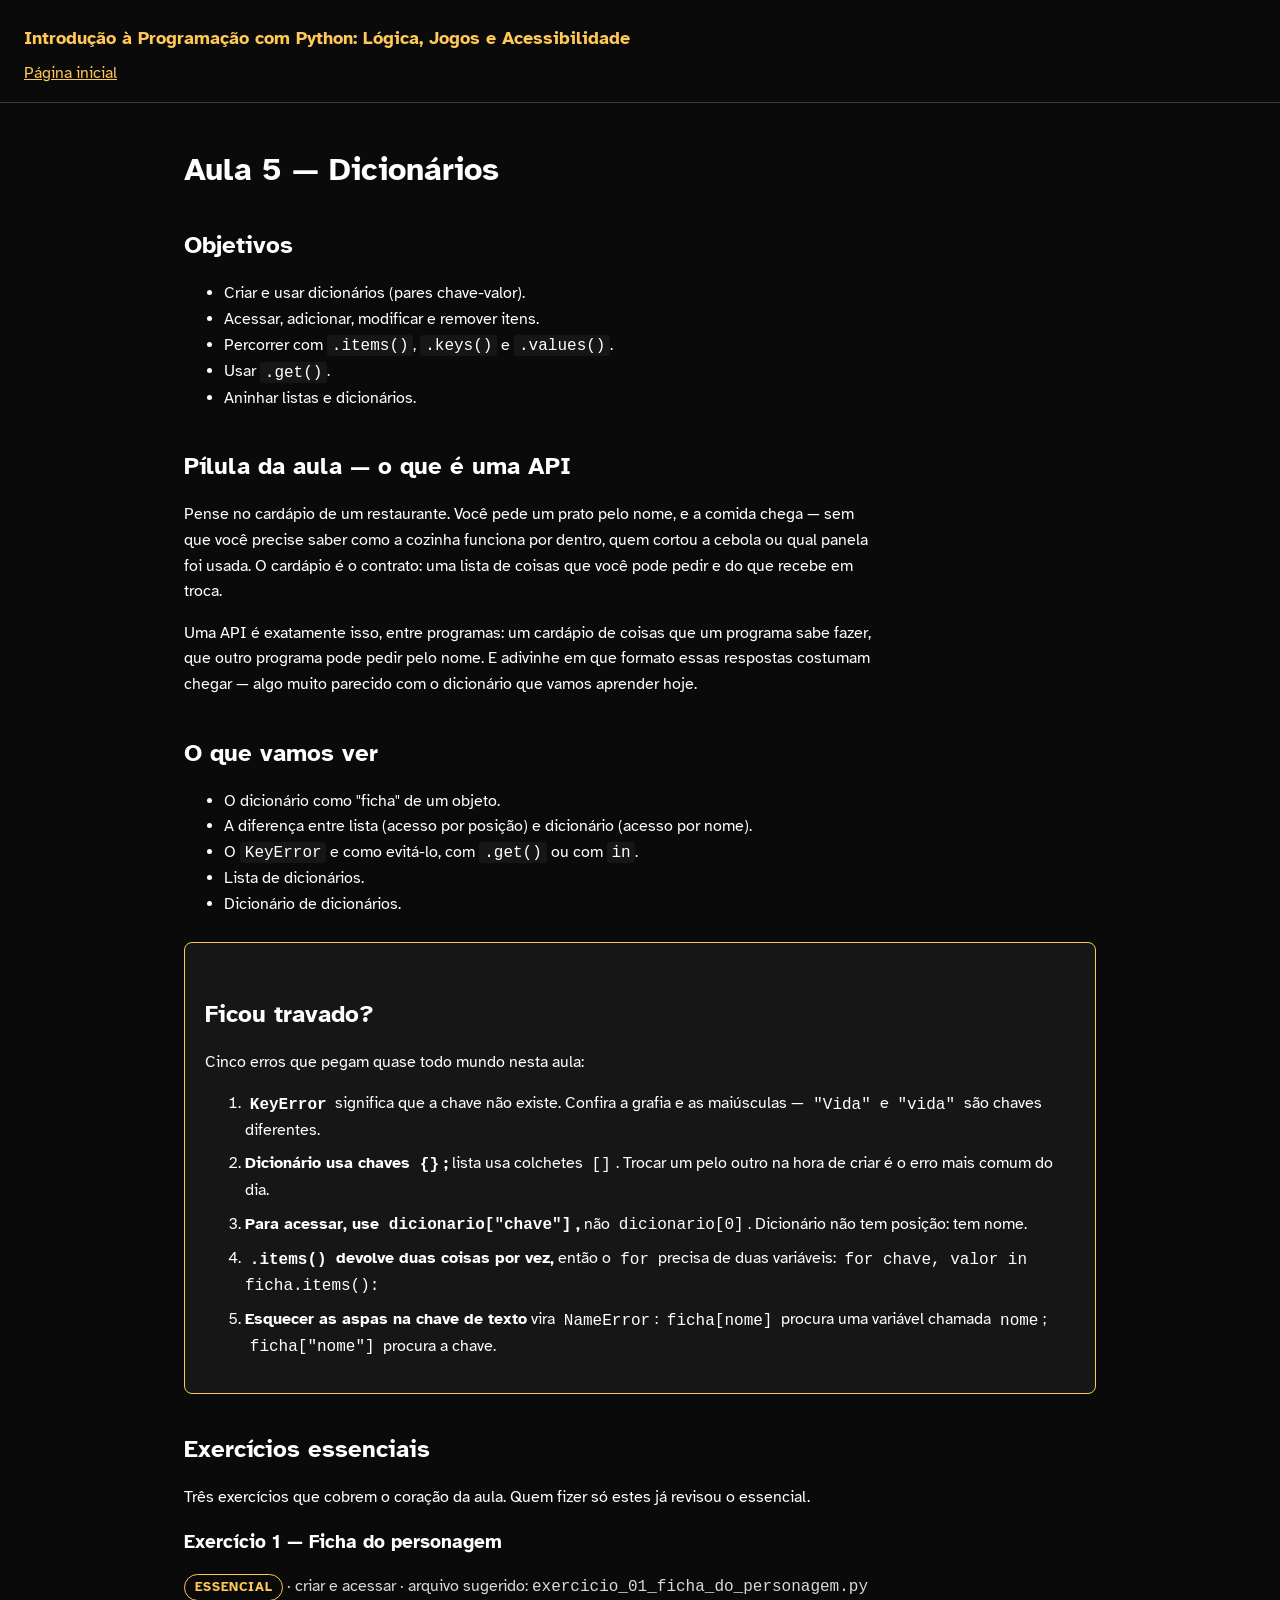
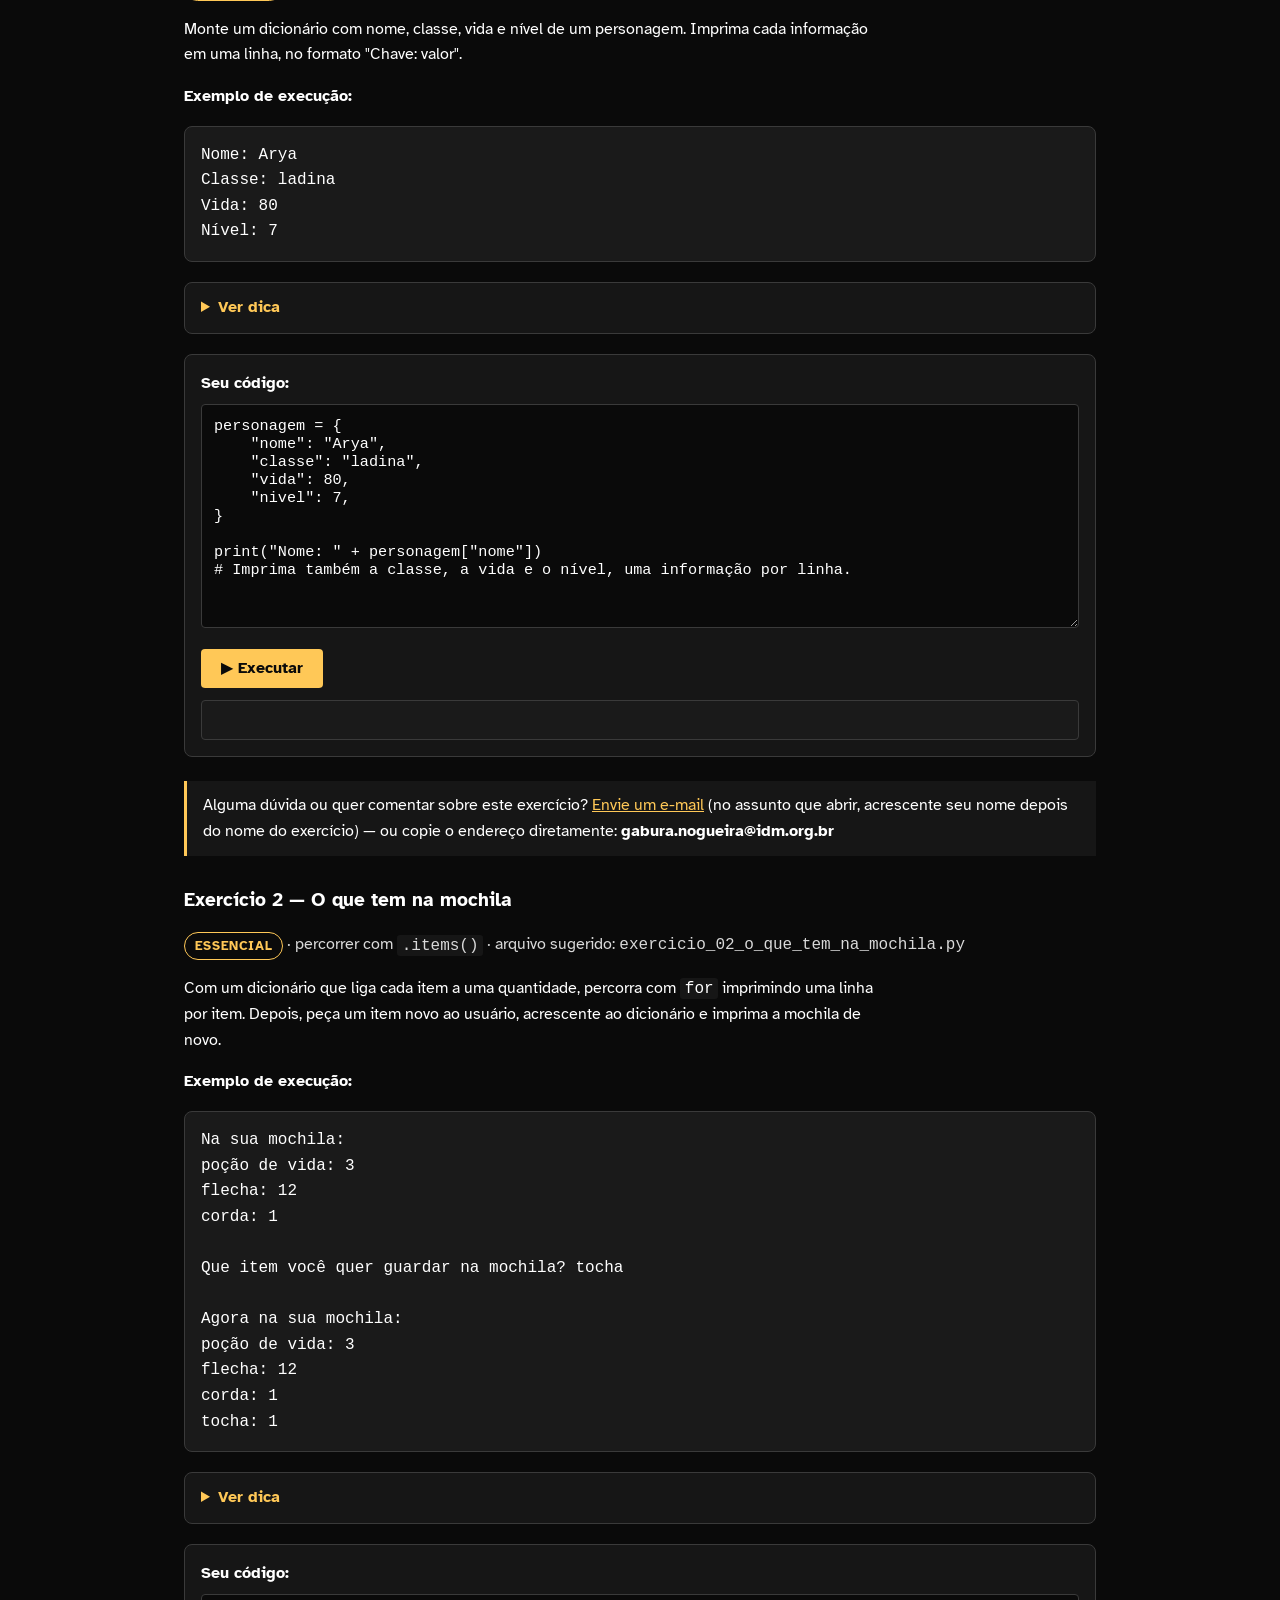
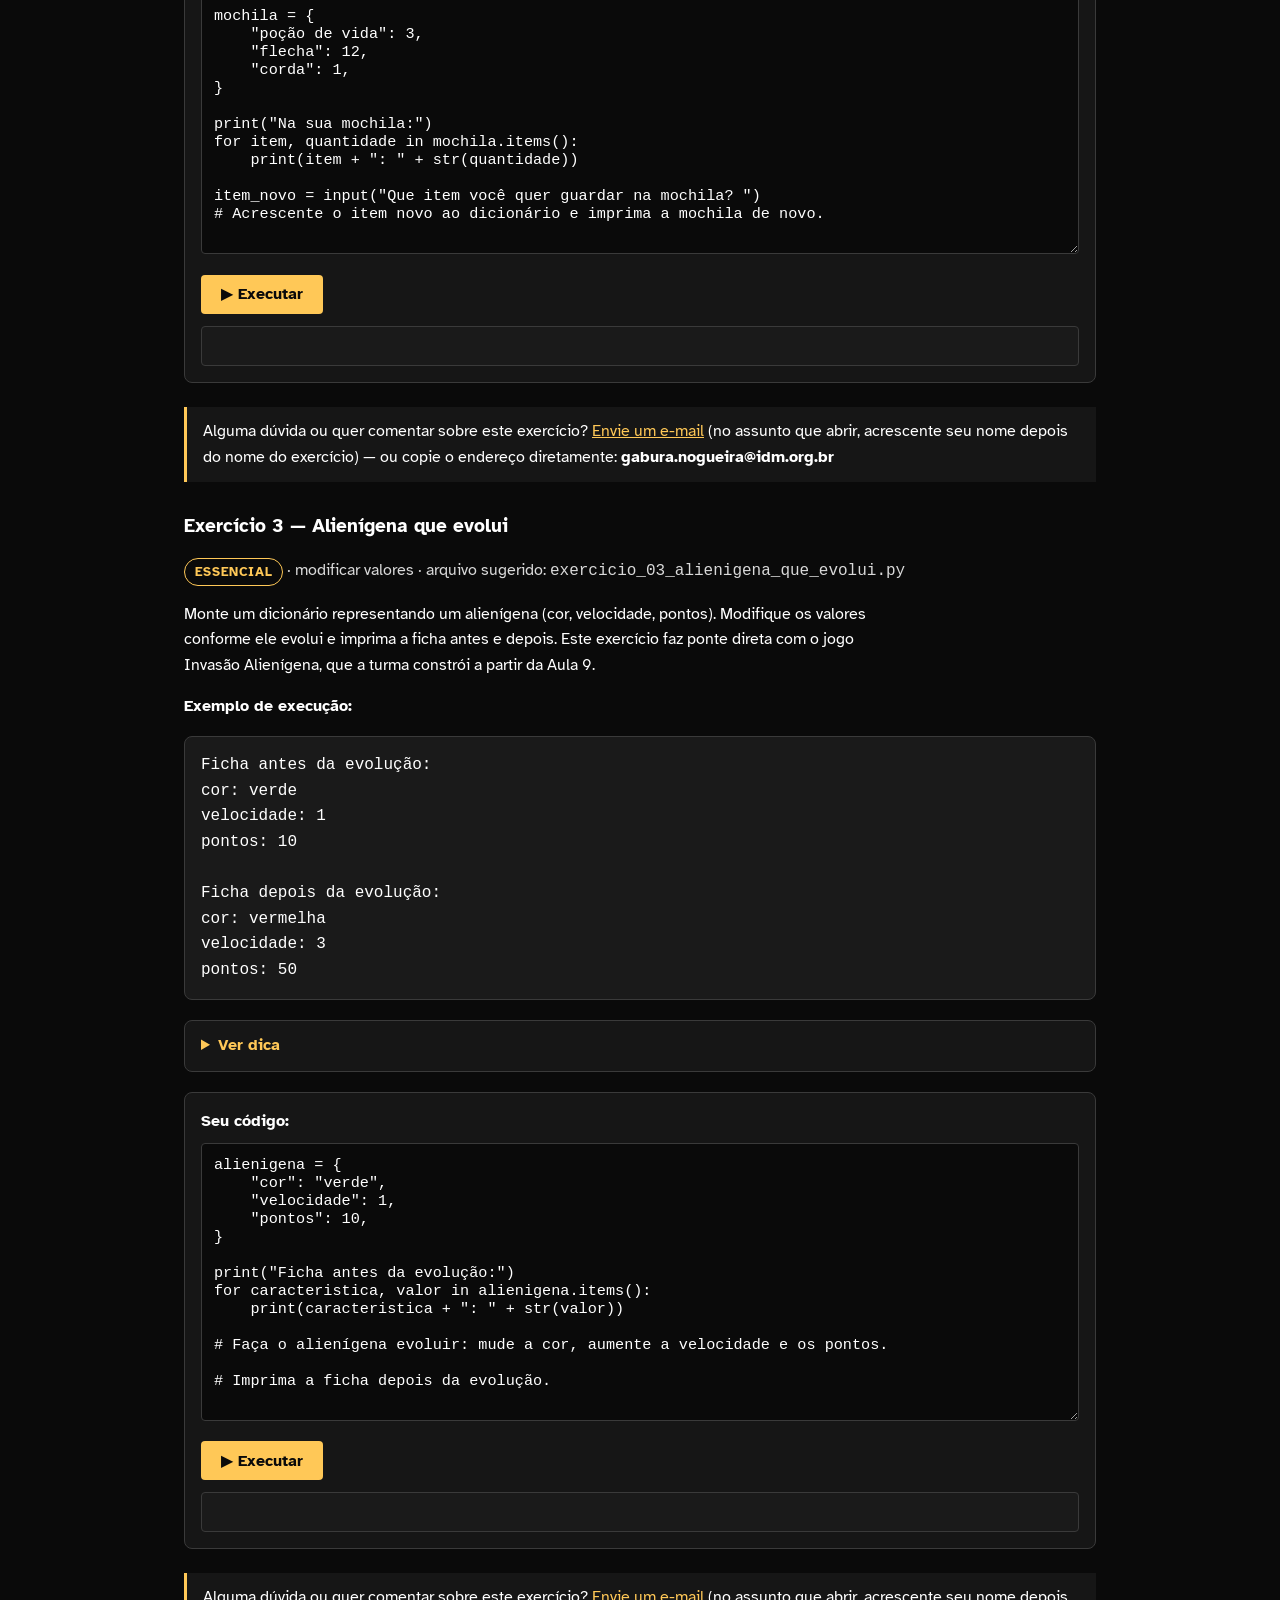
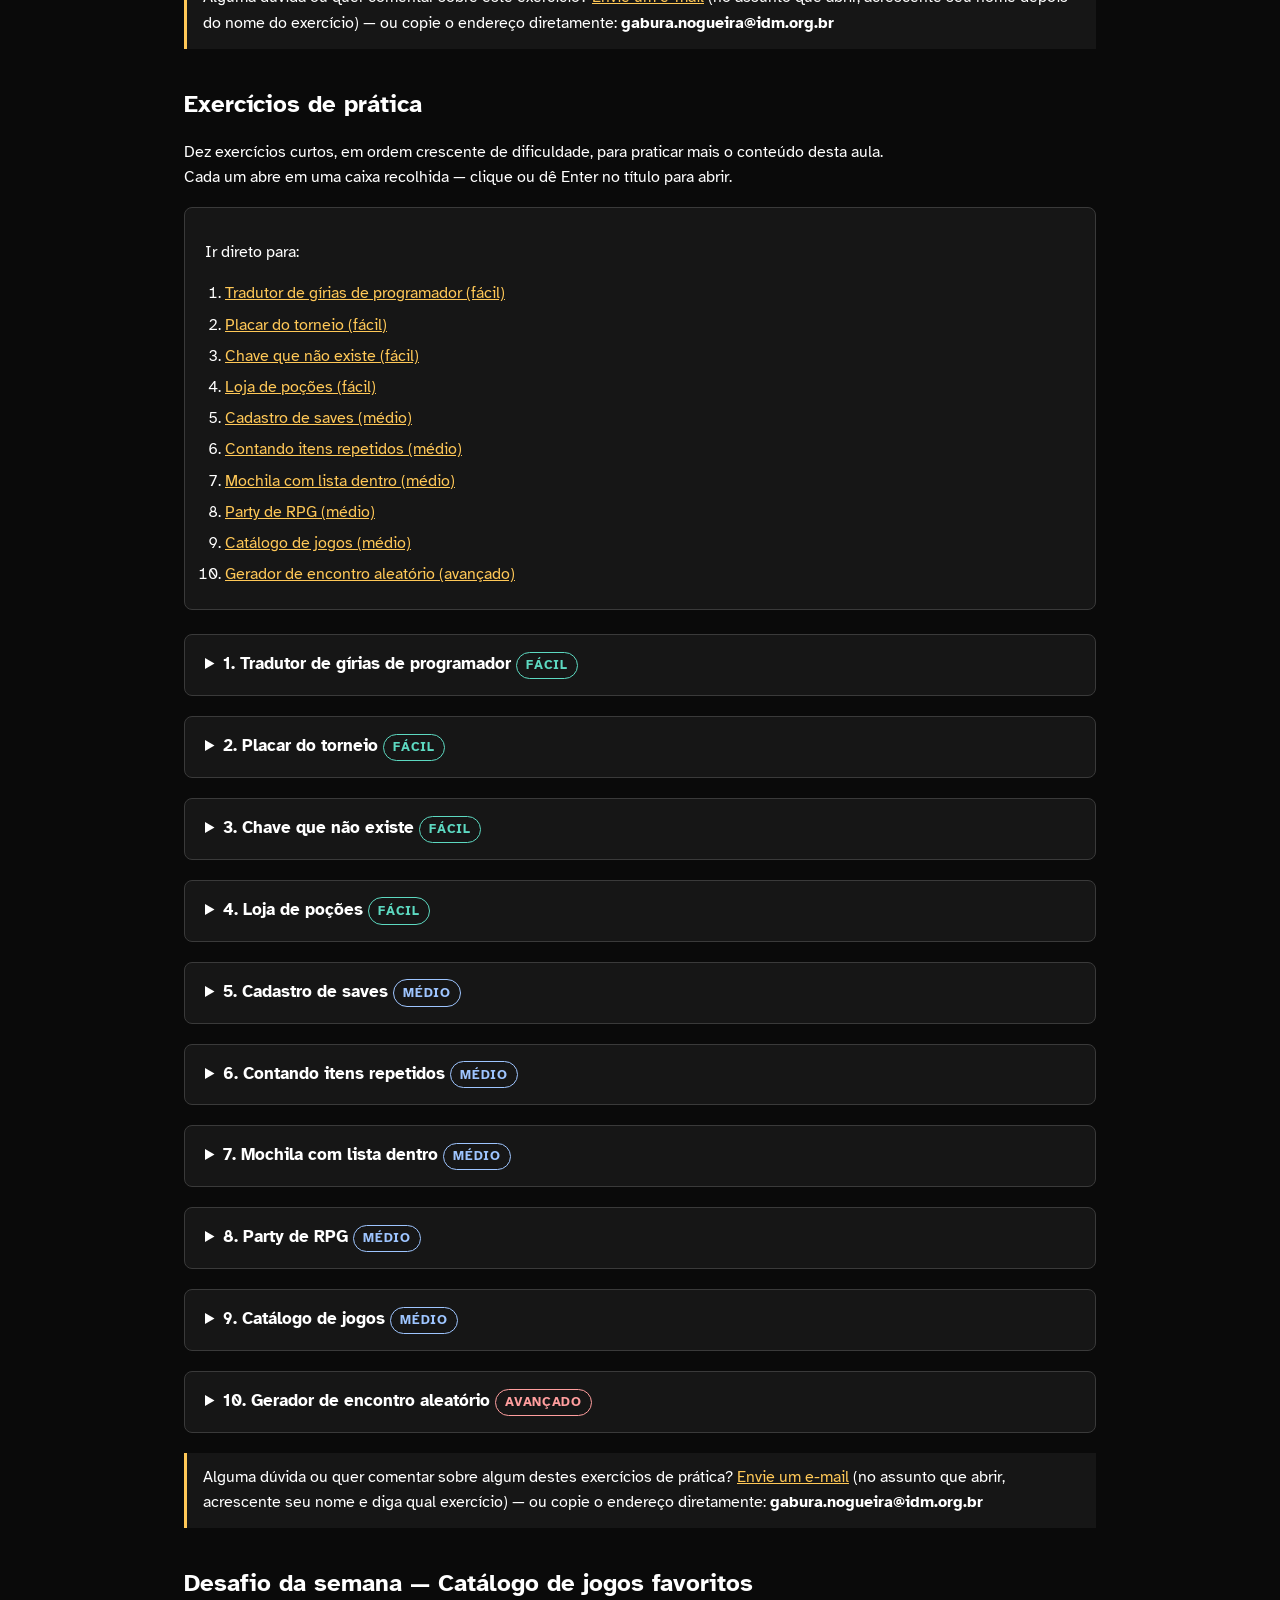
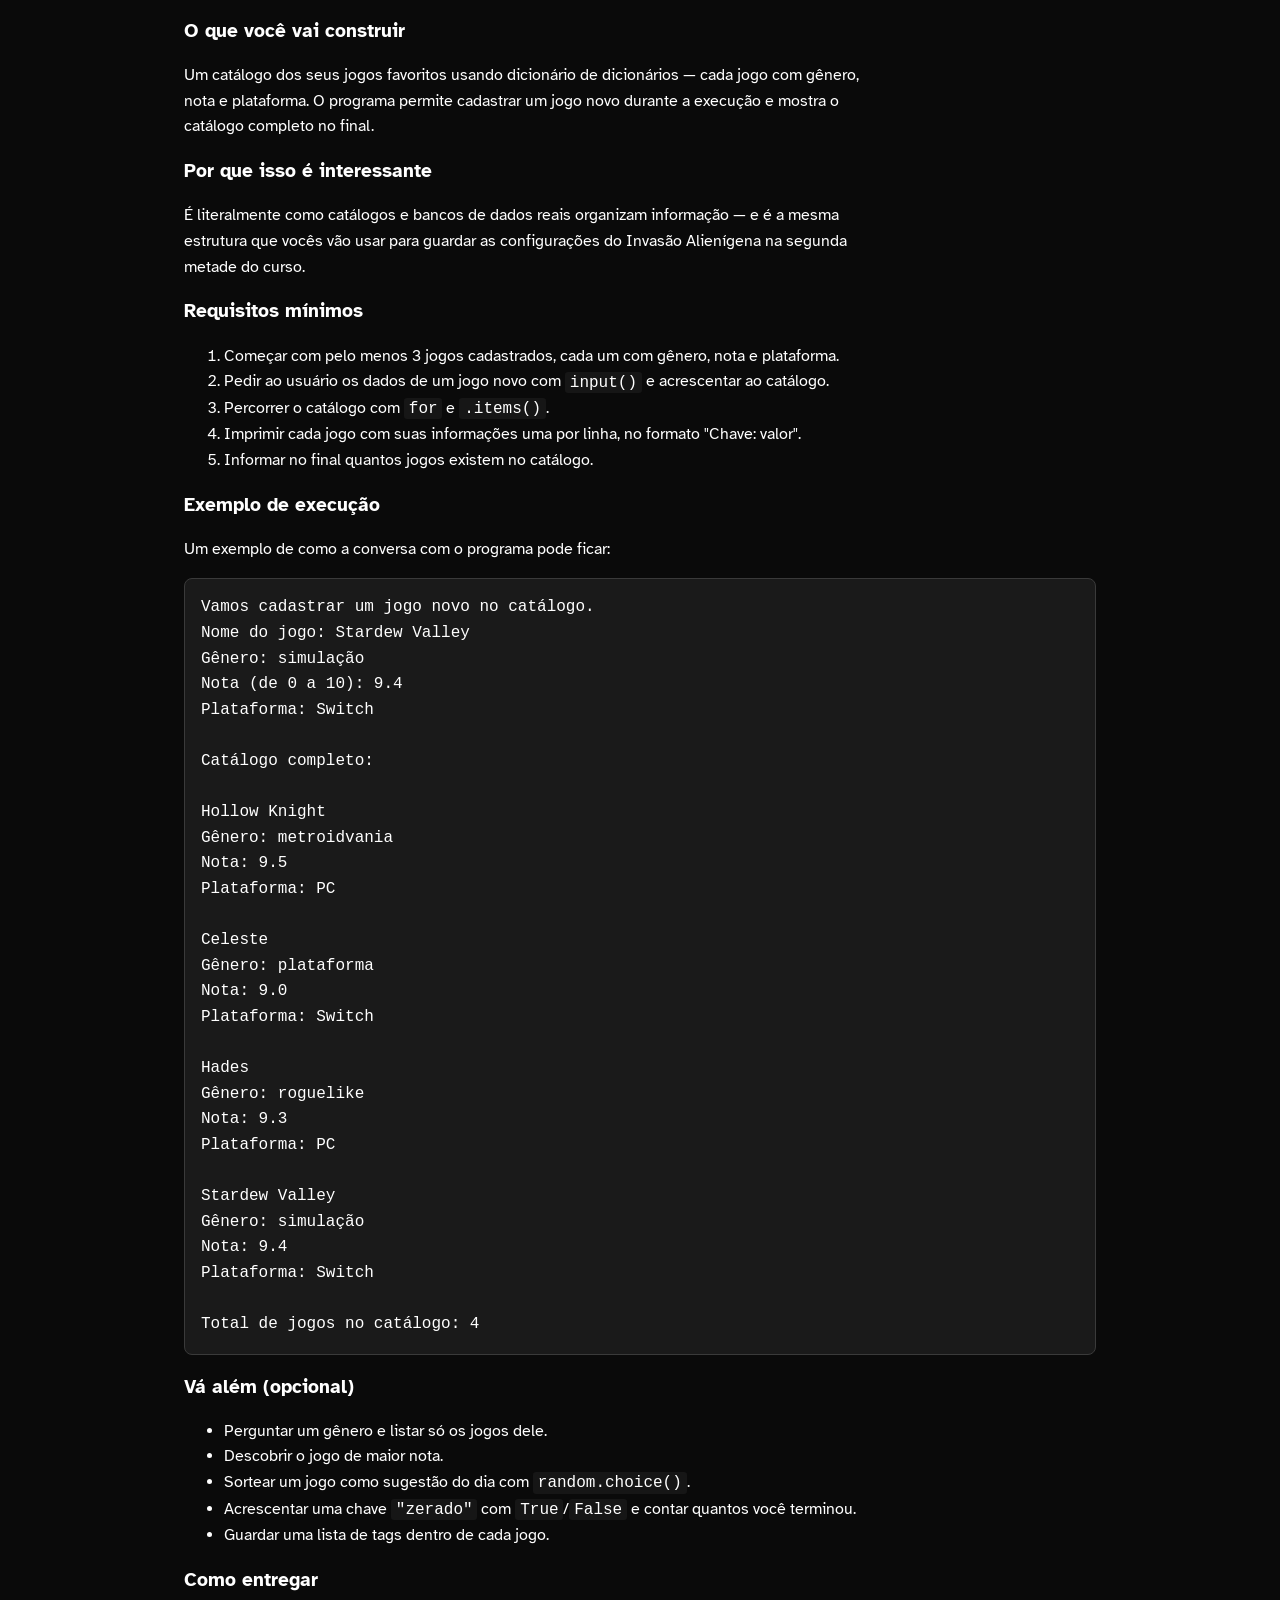
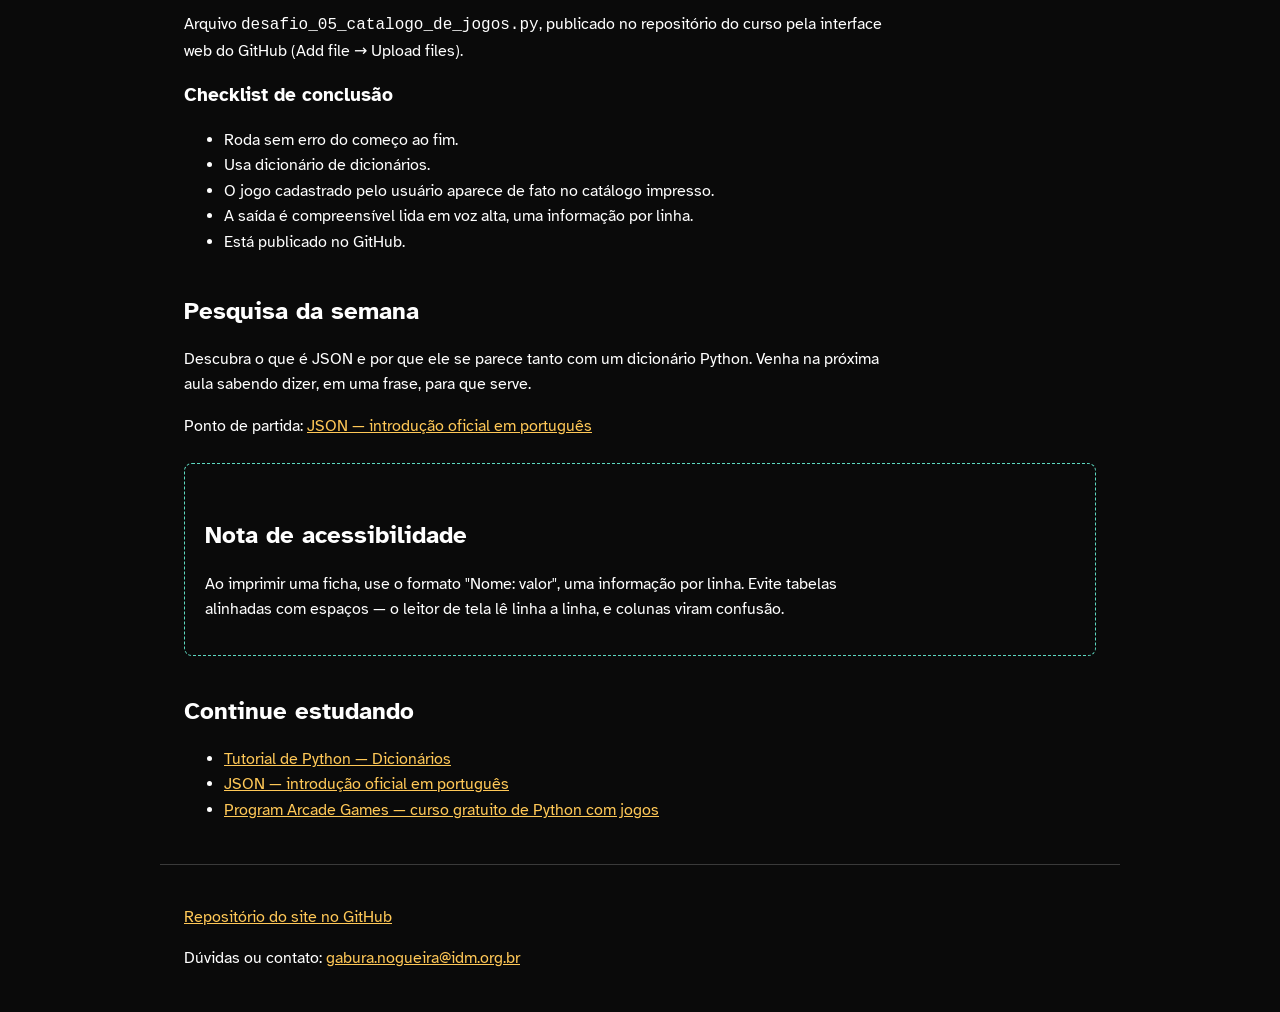
<file: aulas/aula-05-dicionarios/index.html>
<!DOCTYPE html>
<html lang="pt-br">
<head>
  <meta charset="UTF-8" />
  <meta name="viewport" content="width=device-width, initial-scale=1.0" />
  <title>Aula 5 — Dicionários | Curso de Python</title>
  <link rel="preconnect" href="https://fonts.googleapis.com" />
  <link rel="preconnect" href="https://fonts.gstatic.com" crossorigin />
  <link
    href="https://fonts.googleapis.com/css2?family=Atkinson+Hyperlegible&display=swap"
    rel="stylesheet"
  />
  <link rel="stylesheet" href="../../estilos/estilo-principal.css" />
</head>
<body>
  <a class="link-pular-conteudo" href="#conteudo-principal">Pular para o conteúdo</a>

  <header class="cabecalho-do-site">
    <a class="cabecalho-do-site__nome-do-curso" href="../../index.html">
      Introdução à Programação com Python: Lógica, Jogos e Acessibilidade
    </a>
    <nav class="navegacao-principal" aria-label="Navegação principal">
      <a href="../../index.html">Página inicial</a>
    </nav>
  </header>

  <main id="conteudo-principal">
    <h1>Aula 5 — Dicionários</h1>

    <section aria-labelledby="titulo-objetivos">
      <h2 id="titulo-objetivos">Objetivos</h2>
      <ul>
        <li>Criar e usar dicionários (pares chave-valor).</li>
        <li>Acessar, adicionar, modificar e remover itens.</li>
        <li>
          Percorrer com <code>.items()</code>, <code>.keys()</code> e
          <code>.values()</code>.
        </li>
        <li>Usar <code>.get()</code>.</li>
        <li>Aninhar listas e dicionários.</li>
      </ul>
    </section>

    <section aria-labelledby="titulo-pilula">
      <h2 id="titulo-pilula">Pílula da aula — o que é uma API</h2>
      <p>
        Pense no cardápio de um restaurante. Você pede um prato pelo nome,
        e a comida chega — sem que você precise saber como a cozinha
        funciona por dentro, quem cortou a cebola ou qual panela foi usada.
        O cardápio é o contrato: uma lista de coisas que você pode pedir e
        do que recebe em troca.
      </p>
      <p>
        Uma API é exatamente isso, entre programas: um cardápio de coisas
        que um programa sabe fazer, que outro programa pode pedir pelo nome.
        E adivinhe em que formato essas respostas costumam chegar — algo
        muito parecido com o dicionário que vamos aprender hoje.
      </p>
    </section>

    <section aria-labelledby="titulo-o-que-vamos-ver">
      <h2 id="titulo-o-que-vamos-ver">O que vamos ver</h2>
      <ul>
        <li>O dicionário como "ficha" de um objeto.</li>
        <li>
          A diferença entre lista (acesso por posição) e dicionário (acesso
          por nome).
        </li>
        <li>
          O <code>KeyError</code> e como evitá-lo, com <code>.get()</code>
          ou com <code>in</code>.
        </li>
        <li>Lista de dicionários.</li>
        <li>Dicionário de dicionários.</li>
      </ul>
    </section>

    <section
      class="bloco-ficou-travado"
      aria-labelledby="titulo-ficou-travado"
    >
      <h2 id="titulo-ficou-travado">Ficou travado?</h2>
      <p>Cinco erros que pegam quase todo mundo nesta aula:</p>
      <ol>
        <li>
          <strong><code>KeyError</code></strong> significa que a chave não
          existe. Confira a grafia e as maiúsculas — <code>"Vida"</code> e
          <code>"vida"</code> são chaves diferentes.
        </li>
        <li>
          <strong>Dicionário usa chaves <code>{}</code>;</strong> lista usa
          colchetes <code>[]</code>. Trocar um pelo outro na hora de criar é
          o erro mais comum do dia.
        </li>
        <li>
          <strong>Para acessar, use <code>dicionario["chave"]</code>,</strong>
          não <code>dicionario[0]</code>. Dicionário não tem posição: tem
          nome.
        </li>
        <li>
          <strong><code>.items()</code> devolve duas coisas por vez,</strong>
          então o <code>for</code> precisa de duas variáveis:
          <code>for chave, valor in ficha.items():</code>
        </li>
        <li>
          <strong>Esquecer as aspas na chave de texto</strong> vira
          <code>NameError</code>: <code>ficha[nome]</code> procura uma
          variável chamada <code>nome</code>;
          <code>ficha["nome"]</code> procura a chave.
        </li>
      </ol>
    </section>

    <section aria-labelledby="titulo-exercicios-essenciais">
      <h2 id="titulo-exercicios-essenciais">Exercícios essenciais</h2>
      <p>
        Três exercícios que cobrem o coração da aula. Quem fizer só estes
        já revisou o essencial.
      </p>

      <section aria-labelledby="titulo-exercicio-ficha-do-personagem">
        <h3 id="titulo-exercicio-ficha-do-personagem">
          Exercício 1 — Ficha do personagem
        </h3>
        <p class="metadados-do-exercicio">
          <span class="etiqueta-nivel etiqueta-nivel--essencial">ESSENCIAL</span>
          · criar e acessar · arquivo sugerido:
          <span class="arquivo-sugerido">exercicio_01_ficha_do_personagem.py</span>
        </p>
        <p>
          Monte um dicionário com nome, classe, vida e nível de um
          personagem. Imprima cada informação em uma linha, no formato
          "Chave: valor".
        </p>

        <p><strong>Exemplo de execução:</strong></p>
        <pre><code>Nome: Arya
Classe: ladina
Vida: 80
Nível: 7</code></pre>

        <details class="dica">
          <summary>Ver dica</summary>
          <p>
            Acesse cada valor pelo nome da chave, entre aspas e colchetes:
            <code>personagem["nome"]</code>. Números precisam de
            <code>str()</code> para entrar na mesma frase que o texto.
          </p>
        </details>

        <div class="editor-python" data-editor-python>
          <label for="codigo-ficha-do-personagem">Seu código:</label>
          <textarea id="codigo-ficha-do-personagem" class="editor-python__codigo" rows="11">personagem = {
    "nome": "Arya",
    "classe": "ladina",
    "vida": 80,
    "nivel": 7,
}

print("Nome: " + personagem["nome"])
# Imprima também a classe, a vida e o nível, uma informação por linha.</textarea>
          <button type="button" class="editor-python__executar">▶ Executar</button>
          <div class="editor-python__saida" aria-live="polite"></div>
        </div>

        <p class="bloco-feedback" data-assunto="Aula 05 - Exercicio Ficha do Personagem">
          Alguma dúvida ou quer comentar sobre este exercício?
          <a class="bloco-feedback__link" href="#">Envie um e-mail</a>
          (no assunto que abrir, acrescente seu nome depois do nome do
          exercício) — ou copie o endereço diretamente:
          <strong class="bloco-feedback__endereco"></strong>
        </p>
      </section>

      <section aria-labelledby="titulo-exercicio-mochila">
        <h3 id="titulo-exercicio-mochila">
          Exercício 2 — O que tem na mochila
        </h3>
        <p class="metadados-do-exercicio">
          <span class="etiqueta-nivel etiqueta-nivel--essencial">ESSENCIAL</span>
          · percorrer com <code>.items()</code> · arquivo sugerido:
          <span class="arquivo-sugerido">exercicio_02_o_que_tem_na_mochila.py</span>
        </p>
        <p>
          Com um dicionário que liga cada item a uma quantidade, percorra
          com <code>for</code> imprimindo uma linha por item. Depois, peça
          um item novo ao usuário, acrescente ao dicionário e imprima a
          mochila de novo.
        </p>

        <p><strong>Exemplo de execução:</strong></p>
        <pre><code>Na sua mochila:
poção de vida: 3
flecha: 12
corda: 1

Que item você quer guardar na mochila? tocha

Agora na sua mochila:
poção de vida: 3
flecha: 12
corda: 1
tocha: 1</code></pre>

        <details class="dica">
          <summary>Ver dica</summary>
          <p>
            <code>for item, quantidade in mochila.items():</code> — duas
            variáveis, porque <code>.items()</code> entrega duas coisas por
            vez: a chave e o valor.
          </p>
        </details>

        <div class="editor-python" data-editor-python>
          <label for="codigo-mochila">Seu código:</label>
          <textarea id="codigo-mochila" class="editor-python__codigo" rows="13">mochila = {
    "poção de vida": 3,
    "flecha": 12,
    "corda": 1,
}

print("Na sua mochila:")
for item, quantidade in mochila.items():
    print(item + ": " + str(quantidade))

item_novo = input("Que item você quer guardar na mochila? ")
# Acrescente o item novo ao dicionário e imprima a mochila de novo.</textarea>
          <button type="button" class="editor-python__executar">▶ Executar</button>
          <div class="editor-python__saida" aria-live="polite"></div>
        </div>

        <p class="bloco-feedback" data-assunto="Aula 05 - Exercicio O Que Tem na Mochila">
          Alguma dúvida ou quer comentar sobre este exercício?
          <a class="bloco-feedback__link" href="#">Envie um e-mail</a>
          (no assunto que abrir, acrescente seu nome depois do nome do
          exercício) — ou copie o endereço diretamente:
          <strong class="bloco-feedback__endereco"></strong>
        </p>
      </section>

      <section aria-labelledby="titulo-exercicio-alienigena">
        <h3 id="titulo-exercicio-alienigena">
          Exercício 3 — Alienígena que evolui
        </h3>
        <p class="metadados-do-exercicio">
          <span class="etiqueta-nivel etiqueta-nivel--essencial">ESSENCIAL</span>
          · modificar valores · arquivo sugerido:
          <span class="arquivo-sugerido">exercicio_03_alienigena_que_evolui.py</span>
        </p>
        <p>
          Monte um dicionário representando um alienígena (cor, velocidade,
          pontos). Modifique os valores conforme ele evolui e imprima a
          ficha antes e depois. Este exercício faz ponte direta com o jogo
          Invasão Alienígena, que a turma constrói a partir da Aula 9.
        </p>

        <p><strong>Exemplo de execução:</strong></p>
        <pre><code>Ficha antes da evolução:
cor: verde
velocidade: 1
pontos: 10

Ficha depois da evolução:
cor: vermelha
velocidade: 3
pontos: 50</code></pre>

        <details class="dica">
          <summary>Ver dica</summary>
          <p>
            Para mudar um valor, basta atribuir de novo:
            <code>alienigena["velocidade"] = 3</code>. A chave já existe,
            então o valor antigo é substituído.
          </p>
        </details>

        <div class="editor-python" data-editor-python>
          <label for="codigo-alienigena">Seu código:</label>
          <textarea id="codigo-alienigena" class="editor-python__codigo" rows="14">alienigena = {
    "cor": "verde",
    "velocidade": 1,
    "pontos": 10,
}

print("Ficha antes da evolução:")
for caracteristica, valor in alienigena.items():
    print(caracteristica + ": " + str(valor))

# Faça o alienígena evoluir: mude a cor, aumente a velocidade e os pontos.

# Imprima a ficha depois da evolução.</textarea>
          <button type="button" class="editor-python__executar">▶ Executar</button>
          <div class="editor-python__saida" aria-live="polite"></div>
        </div>

        <p class="bloco-feedback" data-assunto="Aula 05 - Exercicio Alienigena Que Evolui">
          Alguma dúvida ou quer comentar sobre este exercício?
          <a class="bloco-feedback__link" href="#">Envie um e-mail</a>
          (no assunto que abrir, acrescente seu nome depois do nome do
          exercício) — ou copie o endereço diretamente:
          <strong class="bloco-feedback__endereco"></strong>
        </p>
      </section>
    </section>

    <section aria-labelledby="titulo-exercicios-pratica">
      <h2 id="titulo-exercicios-pratica">Exercícios de prática</h2>
      <p>
        Dez exercícios curtos, em ordem crescente de dificuldade, para
        praticar mais o conteúdo desta aula. Cada um abre em uma caixa
        recolhida — clique ou dê Enter no título para abrir.
      </p>

      <nav class="sumario-de-exercicios" aria-label="Sumário dos exercícios de prática">
        <p>Ir direto para:</p>
        <ol>
          <li><a href="#exercicio-tradutor-de-girias">Tradutor de gírias de programador (fácil)</a></li>
          <li><a href="#exercicio-placar-do-torneio">Placar do torneio (fácil)</a></li>
          <li><a href="#exercicio-chave-que-nao-existe">Chave que não existe (fácil)</a></li>
          <li><a href="#exercicio-loja-de-pocoes">Loja de poções (fácil)</a></li>
          <li><a href="#exercicio-cadastro-de-saves">Cadastro de saves (médio)</a></li>
          <li><a href="#exercicio-contando-itens-repetidos">Contando itens repetidos (médio)</a></li>
          <li><a href="#exercicio-mochila-com-lista-dentro">Mochila com lista dentro (médio)</a></li>
          <li><a href="#exercicio-party-de-rpg">Party de RPG (médio)</a></li>
          <li><a href="#exercicio-catalogo-de-jogos">Catálogo de jogos (médio)</a></li>
          <li><a href="#exercicio-gerador-de-encontro">Gerador de encontro aleatório (avançado)</a></li>
        </ol>
      </nav>

      <details class="exercicio-de-pratica" id="exercicio-tradutor-de-girias">
        <summary>
          1. Tradutor de gírias de programador
          <span class="etiqueta-nivel etiqueta-nivel--facil">FÁCIL</span>
        </summary>
        <p class="metadados-do-exercicio">
          <code>.items()</code> · arquivo sugerido:
          <span class="arquivo-sugerido">exercicio_04_tradutor_de_girias.py</span>
        </p>
        <p>
          Com um dicionário que liga cada termo ao seu significado, imprima
          todos usando <code>for</code> e <code>.items()</code>.
        </p>

        <details class="dica">
          <summary>Ver dica</summary>
          <p>
            Uma linha por termo funciona muito melhor em voz alta do que
            uma tabela alinhada com espaços.
          </p>
        </details>

        <div class="editor-python" data-editor-python>
          <label for="codigo-tradutor-de-girias">Seu código:</label>
          <textarea id="codigo-tradutor-de-girias" class="editor-python__codigo" rows="10">girias = {
    "gambiarra": "solução improvisada que funciona (por enquanto)",
    "deploy": "colocar o programa no ar, para as pessoas usarem",
    "bug": "erro no programa",
    "commit": "salvar uma versão do código no histórico do projeto",
}

# Use for e .items() para imprimir cada termo com o significado, um por linha.</textarea>
          <button type="button" class="editor-python__executar">▶ Executar</button>
          <div class="editor-python__saida" aria-live="polite"></div>
        </div>
      </details>

      <details class="exercicio-de-pratica" id="exercicio-placar-do-torneio">
        <summary>
          2. Placar do torneio
          <span class="etiqueta-nivel etiqueta-nivel--facil">FÁCIL</span>
        </summary>
        <p class="metadados-do-exercicio">
          modificar valores · arquivo sugerido:
          <span class="arquivo-sugerido">exercicio_05_placar_do_torneio.py</span>
        </p>
        <p>
          Com um dicionário que liga cada jogador à sua pontuação, some
          pontos a um jogador que já existe e reimprima o placar.
        </p>

        <details class="dica">
          <summary>Ver dica</summary>
          <p>
            <code>placar["Ana"] = placar["Ana"] + 10</code> — o Python
            primeiro lê o valor que está lá, soma, e guarda de volta na
            mesma chave.
          </p>
        </details>

        <div class="editor-python" data-editor-python>
          <label for="codigo-placar-do-torneio">Seu código:</label>
          <textarea id="codigo-placar-do-torneio" class="editor-python__codigo" rows="8">placar = {"Ana": 40, "Bruno": 25, "Carla": 33}

# Ana marcou mais 10 pontos: some esses pontos ao valor que já existe.

print("Placar do torneio:")
for jogador, pontos in placar.items():
    print(jogador + ": " + str(pontos) + " pontos")</textarea>
          <button type="button" class="editor-python__executar">▶ Executar</button>
          <div class="editor-python__saida" aria-live="polite"></div>
        </div>
      </details>

      <details class="exercicio-de-pratica" id="exercicio-chave-que-nao-existe">
        <summary>
          3. Chave que não existe
          <span class="etiqueta-nivel etiqueta-nivel--facil">FÁCIL</span>
        </summary>
        <p class="metadados-do-exercicio">
          <code>.get()</code> · arquivo sugerido:
          <span class="arquivo-sugerido">exercicio_06_chave_que_nao_existe.py</span>
        </p>
        <p>
          Consulte um item do inventário que pode não estar lá, sem quebrar
          o programa. Compare o que acontece com
          <code>dicionario["chave"]</code> e com <code>.get()</code>.
        </p>

        <details class="dica">
          <summary>Ver dica</summary>
          <p>
            <code>.get()</code> devolve <code>None</code> em vez de dar
            erro — e você pode passar um valor padrão:
            <code>inventario.get("escudo", 0)</code>.
          </p>
        </details>

        <div class="editor-python" data-editor-python>
          <label for="codigo-chave-que-nao-existe">Seu código:</label>
          <textarea id="codigo-chave-que-nao-existe" class="editor-python__codigo" rows="10">inventario = {"espada": 1, "poção de vida": 3}

# .get() devolve None em vez de dar erro quando a chave não existe:
print(inventario.get("escudo"))

# Agora use .get() com um valor padrão para o escudo (por exemplo, 0).

# Tire o # da linha abaixo para ver o KeyError acontecer - e ponha de volta depois.
# print(inventario["escudo"])</textarea>
          <button type="button" class="editor-python__executar">▶ Executar</button>
          <div class="editor-python__saida" aria-live="polite"></div>
        </div>
      </details>

      <details class="exercicio-de-pratica" id="exercicio-loja-de-pocoes">
        <summary>
          4. Loja de poções
          <span class="etiqueta-nivel etiqueta-nivel--facil">FÁCIL</span>
        </summary>
        <p class="metadados-do-exercicio">
          dicionário + <code>if</code> · arquivo sugerido:
          <span class="arquivo-sugerido">exercicio_07_loja_de_pocoes.py</span>
        </p>
        <p>
          Com um dicionário que liga cada item ao seu preço, pergunte o que
          a pessoa quer comprar e responda com o preço — ou avise que não
          há em estoque. Normalize a resposta com
          <code>.strip().lower()</code>.
        </p>

        <details class="dica">
          <summary>Ver dica</summary>
          <p>
            Use <code>in</code> para checar se a chave existe antes de
            acessar: <code>if pedido in loja:</code>
          </p>
        </details>

        <div class="editor-python" data-editor-python>
          <label for="codigo-loja-de-pocoes">Seu código:</label>
          <textarea id="codigo-loja-de-pocoes" class="editor-python__codigo" rows="12">loja = {
    "poção de vida": 30,
    "poção de mana": 45,
    "antídoto": 20,
}

pedido = input("Qual poção você quer comprar? ")
pedido = pedido.strip().lower()

# Use if pedido in loja: para responder com o preço.
# No else, avise que não há essa poção em estoque.</textarea>
          <button type="button" class="editor-python__executar">▶ Executar</button>
          <div class="editor-python__saida" aria-live="polite"></div>
        </div>
      </details>

      <details class="exercicio-de-pratica" id="exercicio-cadastro-de-saves">
        <summary>
          5. Cadastro de saves
          <span class="etiqueta-nivel etiqueta-nivel--medio">MÉDIO</span>
        </summary>
        <p class="metadados-do-exercicio">
          <code>for</code> + <code>if</code> · arquivo sugerido:
          <span class="arquivo-sugerido">exercicio_08_cadastro_de_saves.py</span>
        </p>
        <p>
          Com um dicionário que liga o nome de cada save ao nível
          alcançado, pergunte um nível mínimo e imprima só os saves acima
          dele.
        </p>

        <details class="dica">
          <summary>Ver dica</summary>
          <p>
            Este exercício combina o <code>for</code> da Aula 3 com o
            <code>if</code> da Aula 4: o <code>if</code> vai dentro do
            laço, decidindo se aquela linha é impressa ou não.
          </p>
        </details>

        <div class="editor-python" data-editor-python>
          <label for="codigo-cadastro-de-saves">Seu código:</label>
          <textarea id="codigo-cadastro-de-saves" class="editor-python__codigo" rows="9">saves = {"Save 1": 12, "Save 2": 3, "Save 3": 27, "Save 4": 8}

nivel_minimo = int(input("Mostrar saves a partir de qual nível? "))

for nome_do_save, nivel in saves.items():
    # Use if para imprimir só os saves com nível maior ou igual ao mínimo.
    print(nome_do_save + ": nível " + str(nivel))</textarea>
          <button type="button" class="editor-python__executar">▶ Executar</button>
          <div class="editor-python__saida" aria-live="polite"></div>
        </div>
      </details>

      <details class="exercicio-de-pratica" id="exercicio-contando-itens-repetidos">
        <summary>
          6. Contando itens repetidos
          <span class="etiqueta-nivel etiqueta-nivel--medio">MÉDIO</span>
        </summary>
        <p class="metadados-do-exercicio">
          montar dicionário a partir de lista · arquivo sugerido:
          <span class="arquivo-sugerido">exercicio_09_contando_itens_repetidos.py</span>
        </p>
        <p>
          A partir de uma lista com repetições, monte um dicionário que
          ligue cada item à quantidade de vezes que ele aparece,
          percorrendo a lista com <code>for</code>.
        </p>

        <details class="dica">
          <summary>Ver dica</summary>
          <p>
            Para cada item: se ele já estiver no dicionário, some 1 ao que
            está lá; se não estiver, comece em 1. O <code>in</code> da Aula
            4 responde essa pergunta.
          </p>
        </details>

        <div class="editor-python" data-editor-python>
          <label for="codigo-contando-itens-repetidos">Seu código:</label>
          <textarea id="codigo-contando-itens-repetidos" class="editor-python__codigo" rows="11">moedas_coletadas = ["ouro", "prata", "ouro", "bronze", "ouro", "prata"]

contagem = {}

for moeda in moedas_coletadas:
    # Se a moeda já estiver em contagem, some 1.
    # Se não estiver, comece em 1.
    print("Contando: " + moeda)

# Imprima o resultado final, uma linha por tipo de moeda.</textarea>
          <button type="button" class="editor-python__executar">▶ Executar</button>
          <div class="editor-python__saida" aria-live="polite"></div>
        </div>
      </details>

      <details class="exercicio-de-pratica" id="exercicio-mochila-com-lista-dentro">
        <summary>
          7. Mochila com lista dentro
          <span class="etiqueta-nivel etiqueta-nivel--medio">MÉDIO</span>
        </summary>
        <p class="metadados-do-exercicio">
          aninhamento · arquivo sugerido:
          <span class="arquivo-sugerido">exercicio_10_mochila_com_lista_dentro.py</span>
        </p>
        <p>
          Monte um dicionário de personagem com uma chave
          <code>"itens"</code> cujo valor é uma lista. Adicione itens à
          lista de dentro e imprima tudo.
        </p>

        <details class="dica">
          <summary>Ver dica</summary>
          <p>
            <code>personagem["itens"].append("corda")</code> — primeiro
            você pega a lista que está dentro do dicionário, depois usa o
            <code>append()</code> nela.
          </p>
        </details>

        <div class="editor-python" data-editor-python>
          <label for="codigo-mochila-com-lista-dentro">Seu código:</label>
          <textarea id="codigo-mochila-com-lista-dentro" class="editor-python__codigo" rows="12">personagem = {
    "nome": "Kai",
    "classe": "explorador",
    "itens": ["lanterna", "mapa"],
}

personagem["itens"].append("corda")

# Acrescente mais um item à lista de dentro.

# Imprima o nome, a classe e depois cada item da lista, um por linha.</textarea>
          <button type="button" class="editor-python__executar">▶ Executar</button>
          <div class="editor-python__saida" aria-live="polite"></div>
        </div>
      </details>

      <details class="exercicio-de-pratica" id="exercicio-party-de-rpg">
        <summary>
          8. Party de RPG
          <span class="etiqueta-nivel etiqueta-nivel--medio">MÉDIO</span>
        </summary>
        <p class="metadados-do-exercicio">
          lista de dicionários · arquivo sugerido:
          <span class="arquivo-sugerido">exercicio_11_party_de_rpg.py</span>
        </p>
        <p>
          Com uma lista contendo vários dicionários de personagens,
          percorra com <code>for</code> e imprima a ficha de cada um.
          Depois, use <code>if</code> para listar só quem está com a vida
          abaixo de um limite.
        </p>

        <details class="dica">
          <summary>Ver dica</summary>
          <p>
            Dentro do <code>for</code>, cada item da lista é um dicionário
            inteiro — então você acessa com
            <code>personagem["nome"]</code>, como sempre.
          </p>
        </details>

        <div class="editor-python" data-editor-python>
          <label for="codigo-party-de-rpg">Seu código:</label>
          <textarea id="codigo-party-de-rpg" class="editor-python__codigo" rows="13">party = [
    {"nome": "Arya", "classe": "ladina", "vida": 80},
    {"nome": "Kai", "classe": "explorador", "vida": 35},
    {"nome": "Mira", "classe": "maga", "vida": 60},
]

for personagem in party:
    print("Nome: " + personagem["nome"])
    # Imprima também a classe e a vida deste personagem.

# Depois, use outro for com if para listar só quem está com vida abaixo de 50.</textarea>
          <button type="button" class="editor-python__executar">▶ Executar</button>
          <div class="editor-python__saida" aria-live="polite"></div>
        </div>
      </details>

      <details class="exercicio-de-pratica" id="exercicio-catalogo-de-jogos">
        <summary>
          9. Catálogo de jogos
          <span class="etiqueta-nivel etiqueta-nivel--medio">MÉDIO</span>
        </summary>
        <p class="metadados-do-exercicio">
          dicionário de dicionários · arquivo sugerido:
          <span class="arquivo-sugerido">exercicio_12_catalogo_de_jogos.py</span>
        </p>
        <p>
          Com um dicionário que liga o nome de cada jogo a outro dicionário
          (gênero, nota e plataforma), imprima o catálogo inteiro de forma
          organizada, uma informação por linha. Depois, descubra qual jogo
          tem a maior nota.
        </p>

        <details class="dica">
          <summary>Ver dica</summary>
          <p>
            <code>catalogo["Hollow Knight"]["nota"]</code> — dois
            colchetes, um para cada nível. Para achar a maior nota, guarde
            a maior encontrada até agora numa variável e vá comparando
            dentro do <code>for</code>.
          </p>
        </details>

        <div class="editor-python" data-editor-python>
          <label for="codigo-catalogo-de-jogos">Seu código:</label>
          <textarea id="codigo-catalogo-de-jogos" class="editor-python__codigo" rows="15">catalogo = {
    "Hollow Knight": {"genero": "metroidvania", "nota": 9.5, "plataforma": "PC"},
    "Celeste": {"genero": "plataforma", "nota": 9.0, "plataforma": "Switch"},
    "Hades": {"genero": "roguelike", "nota": 9.3, "plataforma": "PC"},
}

for nome_do_jogo, ficha in catalogo.items():
    print(nome_do_jogo)
    print("Gênero: " + ficha["genero"])
    # Imprima também a nota e a plataforma, uma por linha.

# Descubra qual jogo tem a maior nota:
# guarde a maior nota e o nome do jogo em variáveis e vá comparando dentro do for.</textarea>
          <button type="button" class="editor-python__executar">▶ Executar</button>
          <div class="editor-python__saida" aria-live="polite"></div>
        </div>
      </details>

      <details class="exercicio-de-pratica" id="exercicio-gerador-de-encontro">
        <summary>
          10. Gerador de encontro aleatório
          <span class="etiqueta-nivel etiqueta-nivel--avancado">AVANÇADO</span>
        </summary>
        <p class="metadados-do-exercicio">
          tudo junto · arquivo sugerido:
          <span class="arquivo-sugerido">exercicio_13_gerador_de_encontro.py</span>
        </p>
        <p>
          Combine um dicionário de monstros (nome para pontos de vida), um
          de cenários e um de recompensas. Sorteie um de cada com
          <code>random.choice(list(dicionario))</code> e narre o encontro
          em frases completas. Use pelo menos um dicionário aninhado e pelo
          menos um <code>if</code> — e lembre que as mensagens precisam
          funcionar ouvidas em voz alta.
        </p>

        <details class="dica">
          <summary>Ver dica</summary>
          <p>
            <code>random.choice()</code> precisa de uma lista, então
            converta as chaves com <code>list()</code> antes de sortear:
            <code>random.choice(list(monstros))</code>.
          </p>
        </details>

        <div class="editor-python" data-editor-python>
          <label for="codigo-gerador-de-encontro">Seu código:</label>
          <textarea id="codigo-gerador-de-encontro" class="editor-python__codigo" rows="16">import random

monstros = {
    "goblin": {"vida": 20, "ataque": 3},
    "orc": {"vida": 45, "ataque": 7},
    "dragão filhote": {"vida": 90, "ataque": 12},
}
cenarios = ["uma caverna úmida", "uma floresta densa", "as ruínas de um templo"]
recompensas = ["uma moeda antiga", "um pergaminho rasgado", "uma poção empoeirada"]

monstro = random.choice(list(monstros))
# Sorteie também um cenário e uma recompensa.

# Narre o encontro em frases completas, usando pelo menos um if
# (por exemplo, avisar quando o monstro tiver muita vida).</textarea>
          <button type="button" class="editor-python__executar">▶ Executar</button>
          <div class="editor-python__saida" aria-live="polite"></div>
        </div>
      </details>

      <p class="bloco-feedback" data-assunto="Aula 05 - Exercicios de Pratica">
        Alguma dúvida ou quer comentar sobre algum destes exercícios de
        prática?
        <a class="bloco-feedback__link" href="#">Envie um e-mail</a>
        (no assunto que abrir, acrescente seu nome e diga qual exercício) —
        ou copie o endereço diretamente:
        <strong class="bloco-feedback__endereco"></strong>
      </p>
    </section>

    <section aria-labelledby="titulo-desafio">
      <h2 id="titulo-desafio">
        Desafio da semana — Catálogo de jogos favoritos
      </h2>

      <h3>O que você vai construir</h3>
      <p>
        Um catálogo dos seus jogos favoritos usando dicionário de
        dicionários — cada jogo com gênero, nota e plataforma. O programa
        permite cadastrar um jogo novo durante a execução e mostra o
        catálogo completo no final.
      </p>

      <h3>Por que isso é interessante</h3>
      <p>
        É literalmente como catálogos e bancos de dados reais organizam
        informação — e é a mesma estrutura que vocês vão usar para guardar
        as configurações do Invasão Alienígena na segunda metade do curso.
      </p>

      <h3>Requisitos mínimos</h3>
      <ol>
        <li>
          Começar com pelo menos 3 jogos cadastrados, cada um com gênero,
          nota e plataforma.
        </li>
        <li>
          Pedir ao usuário os dados de um jogo novo com
          <code>input()</code> e acrescentar ao catálogo.
        </li>
        <li>
          Percorrer o catálogo com <code>for</code> e
          <code>.items()</code>.
        </li>
        <li>
          Imprimir cada jogo com suas informações uma por linha, no formato
          "Chave: valor".
        </li>
        <li>Informar no final quantos jogos existem no catálogo.</li>
      </ol>

      <h3>Exemplo de execução</h3>
      <p>Um exemplo de como a conversa com o programa pode ficar:</p>
      <pre><code>Vamos cadastrar um jogo novo no catálogo.
Nome do jogo: Stardew Valley
Gênero: simulação
Nota (de 0 a 10): 9.4
Plataforma: Switch

Catálogo completo:

Hollow Knight
Gênero: metroidvania
Nota: 9.5
Plataforma: PC

Celeste
Gênero: plataforma
Nota: 9.0
Plataforma: Switch

Hades
Gênero: roguelike
Nota: 9.3
Plataforma: PC

Stardew Valley
Gênero: simulação
Nota: 9.4
Plataforma: Switch

Total de jogos no catálogo: 4</code></pre>

      <h3>Vá além (opcional)</h3>
      <ul>
        <li>Perguntar um gênero e listar só os jogos dele.</li>
        <li>Descobrir o jogo de maior nota.</li>
        <li>
          Sortear um jogo como sugestão do dia com
          <code>random.choice()</code>.
        </li>
        <li>
          Acrescentar uma chave <code>"zerado"</code> com
          <code>True</code>/<code>False</code> e contar quantos você
          terminou.
        </li>
        <li>Guardar uma lista de tags dentro de cada jogo.</li>
      </ul>

      <h3>Como entregar</h3>
      <p>
        Arquivo
        <span class="arquivo-sugerido">desafio_05_catalogo_de_jogos.py</span>,
        publicado no repositório do curso pela interface web do GitHub
        (Add file → Upload files).
      </p>

      <h3>Checklist de conclusão</h3>
      <ul>
        <li>Roda sem erro do começo ao fim.</li>
        <li>Usa dicionário de dicionários.</li>
        <li>
          O jogo cadastrado pelo usuário aparece de fato no catálogo
          impresso.
        </li>
        <li>
          A saída é compreensível lida em voz alta, uma informação por
          linha.
        </li>
        <li>Está publicado no GitHub.</li>
      </ul>
    </section>

    <section aria-labelledby="titulo-pesquisa">
      <h2 id="titulo-pesquisa">Pesquisa da semana</h2>
      <p>
        Descubra o que é JSON e por que ele se parece tanto com um
        dicionário Python. Venha na próxima aula sabendo dizer, em uma
        frase, para que serve.
      </p>
      <p>
        Ponto de partida:
        <a href="https://www.json.org/json-pt.html">
          JSON — introdução oficial em português
        </a>
      </p>
    </section>

    <section
      class="nota-de-acessibilidade"
      aria-labelledby="titulo-nota-acessibilidade"
    >
      <h2 id="titulo-nota-acessibilidade">Nota de acessibilidade</h2>
      <p>
        Ao imprimir uma ficha, use o formato "Nome: valor", uma informação
        por linha. Evite tabelas alinhadas com espaços — o leitor de tela
        lê linha a linha, e colunas viram confusão.
      </p>
    </section>

    <section aria-labelledby="titulo-continue-estudando">
      <h2 id="titulo-continue-estudando">Continue estudando</h2>
      <ul>
        <li>
          <a href="https://docs.python.org/pt-br/3.14/tutorial/datastructures.html#dictionaries">
            Tutorial de Python — Dicionários
          </a>
        </li>
        <li>
          <a href="https://www.json.org/json-pt.html">
            JSON — introdução oficial em português
          </a>
        </li>
        <li>
          <a href="http://programarcadegames.com/index.php?lang=pt-br">
            Program Arcade Games — curso gratuito de Python com jogos
          </a>
        </li>
      </ul>
    </section>
  </main>

  <footer class="rodape-do-site">
    <p>
      <a href="https://github.com/GaburaDigital/curso-python-jogos-acessibilidade">
        Repositório do site no GitHub
      </a>
    </p>
    <p>
      Dúvidas ou contato:
      <a class="contato-do-professor" href="#"></a>
    </p>
  </footer>

  <script src="../../scripts/endereco-professor.js" defer></script>
  <script src="../../scripts/editor-python.js" defer></script>
</body>
</html>
</file>
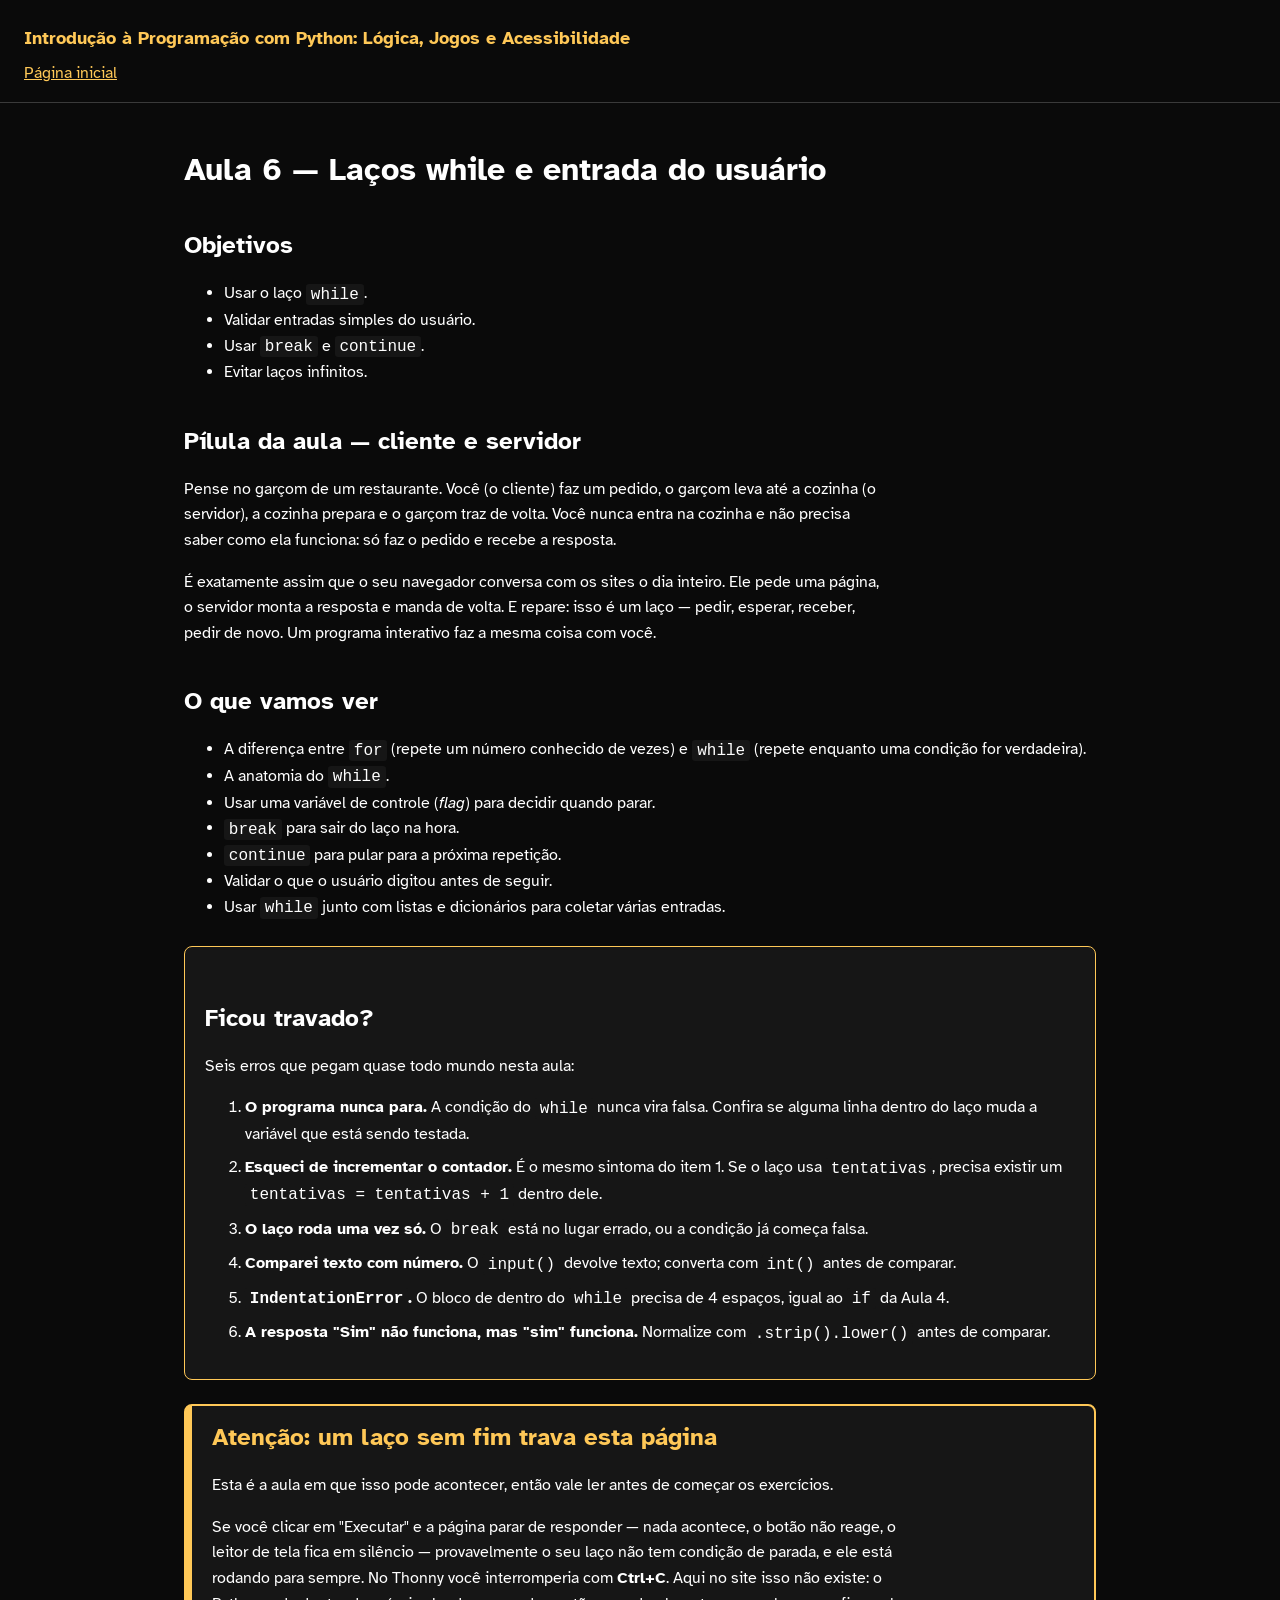
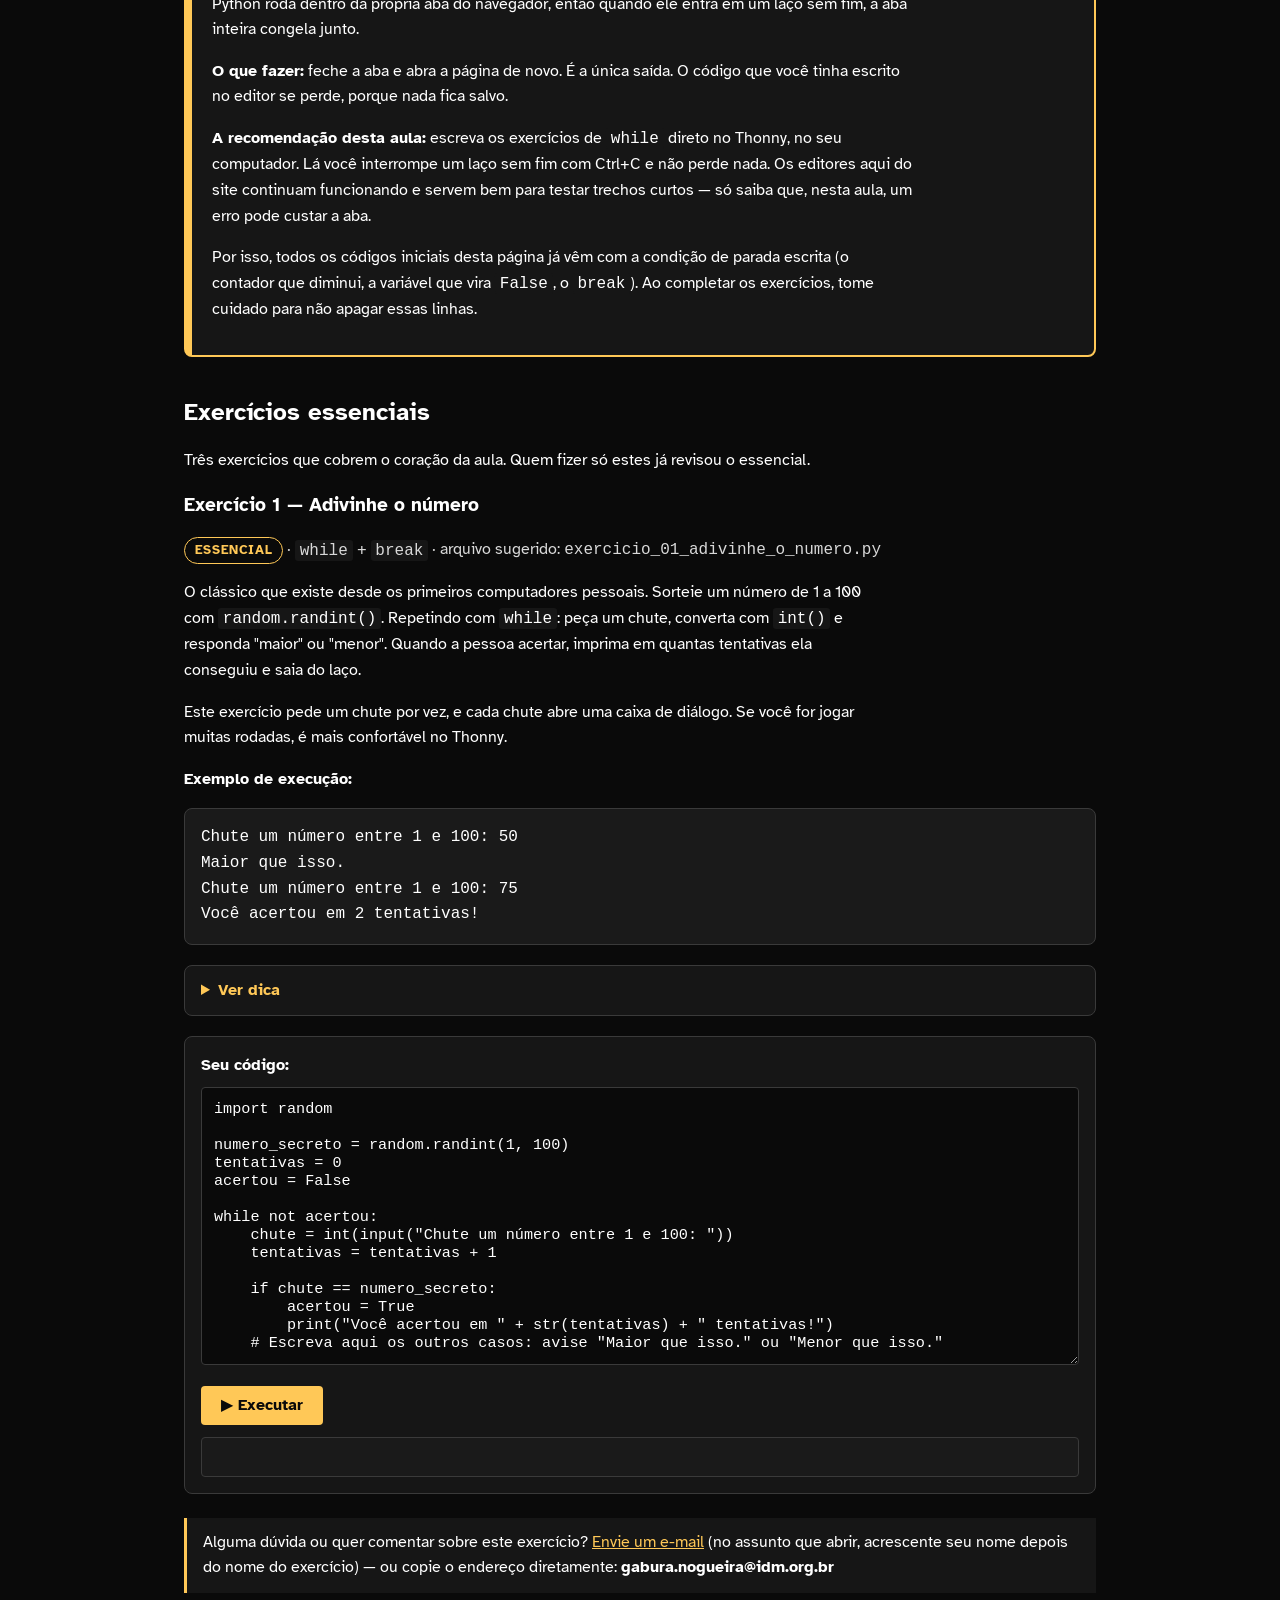
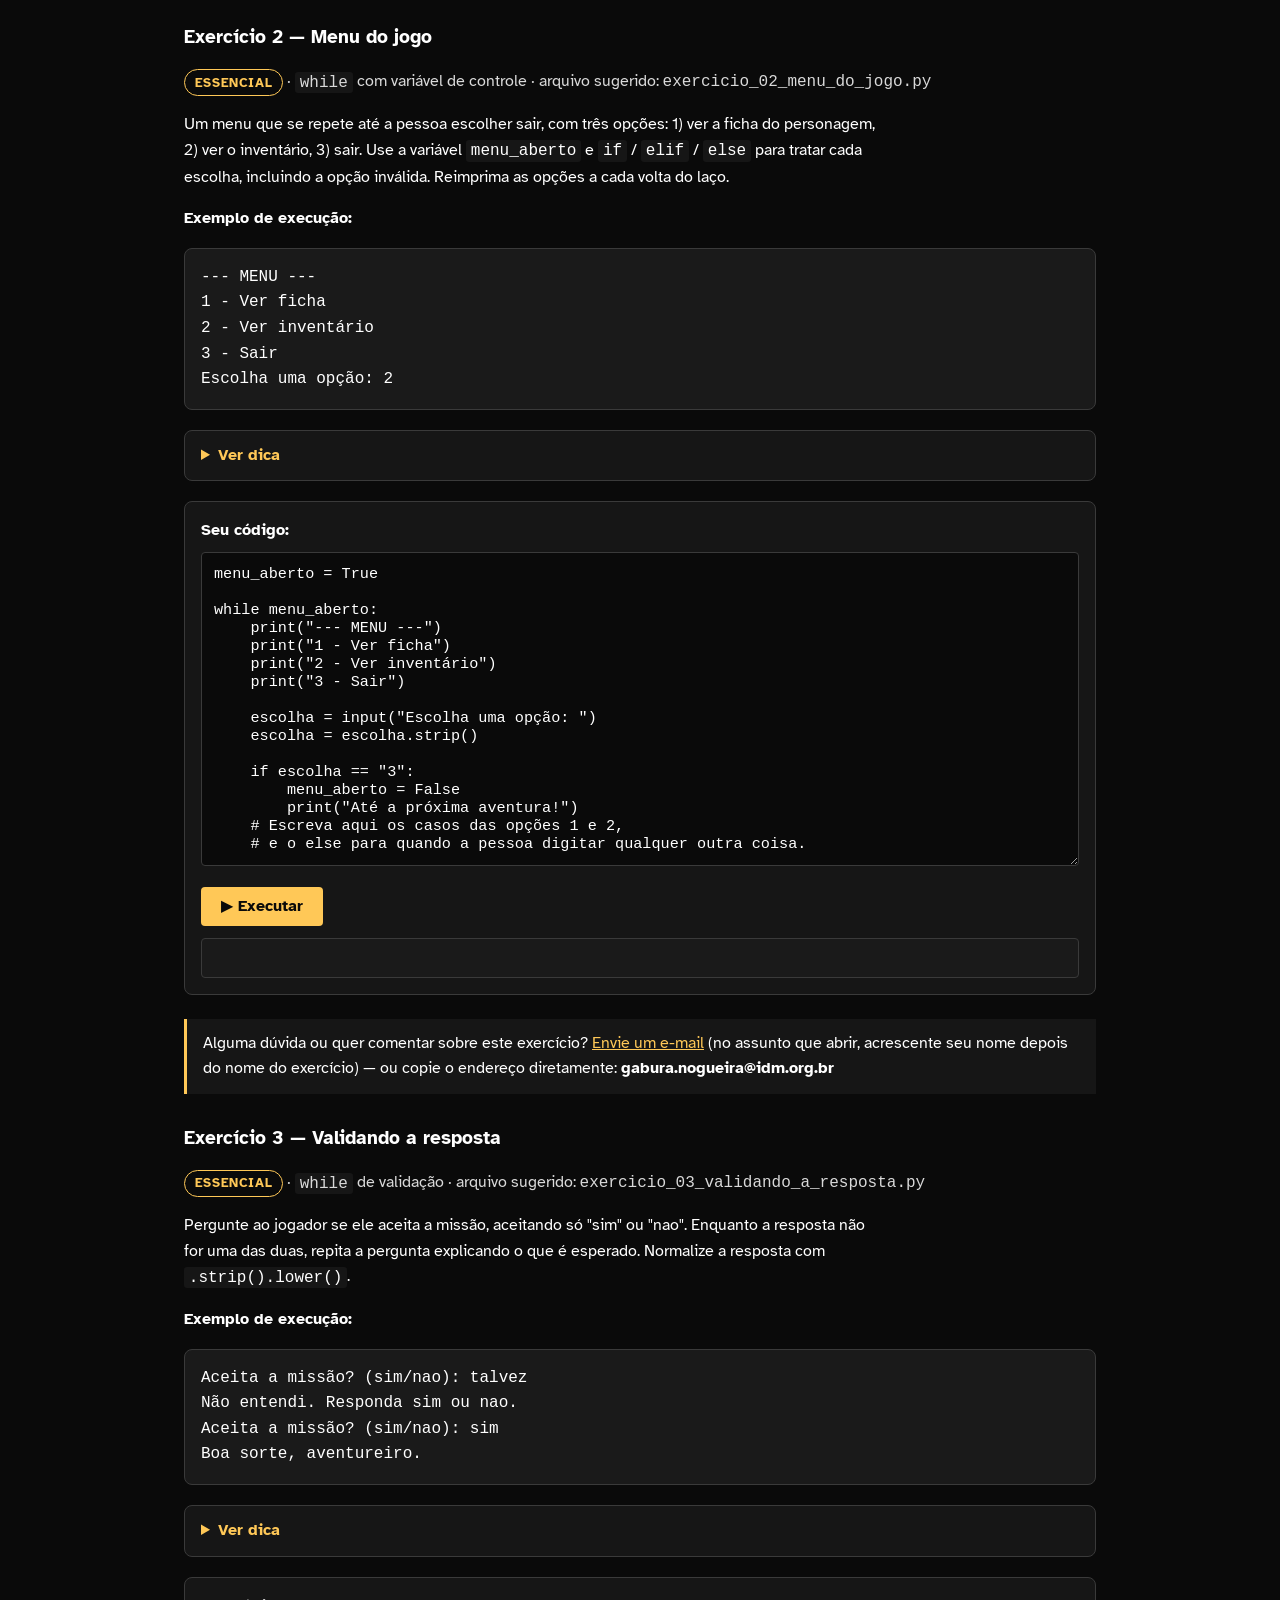
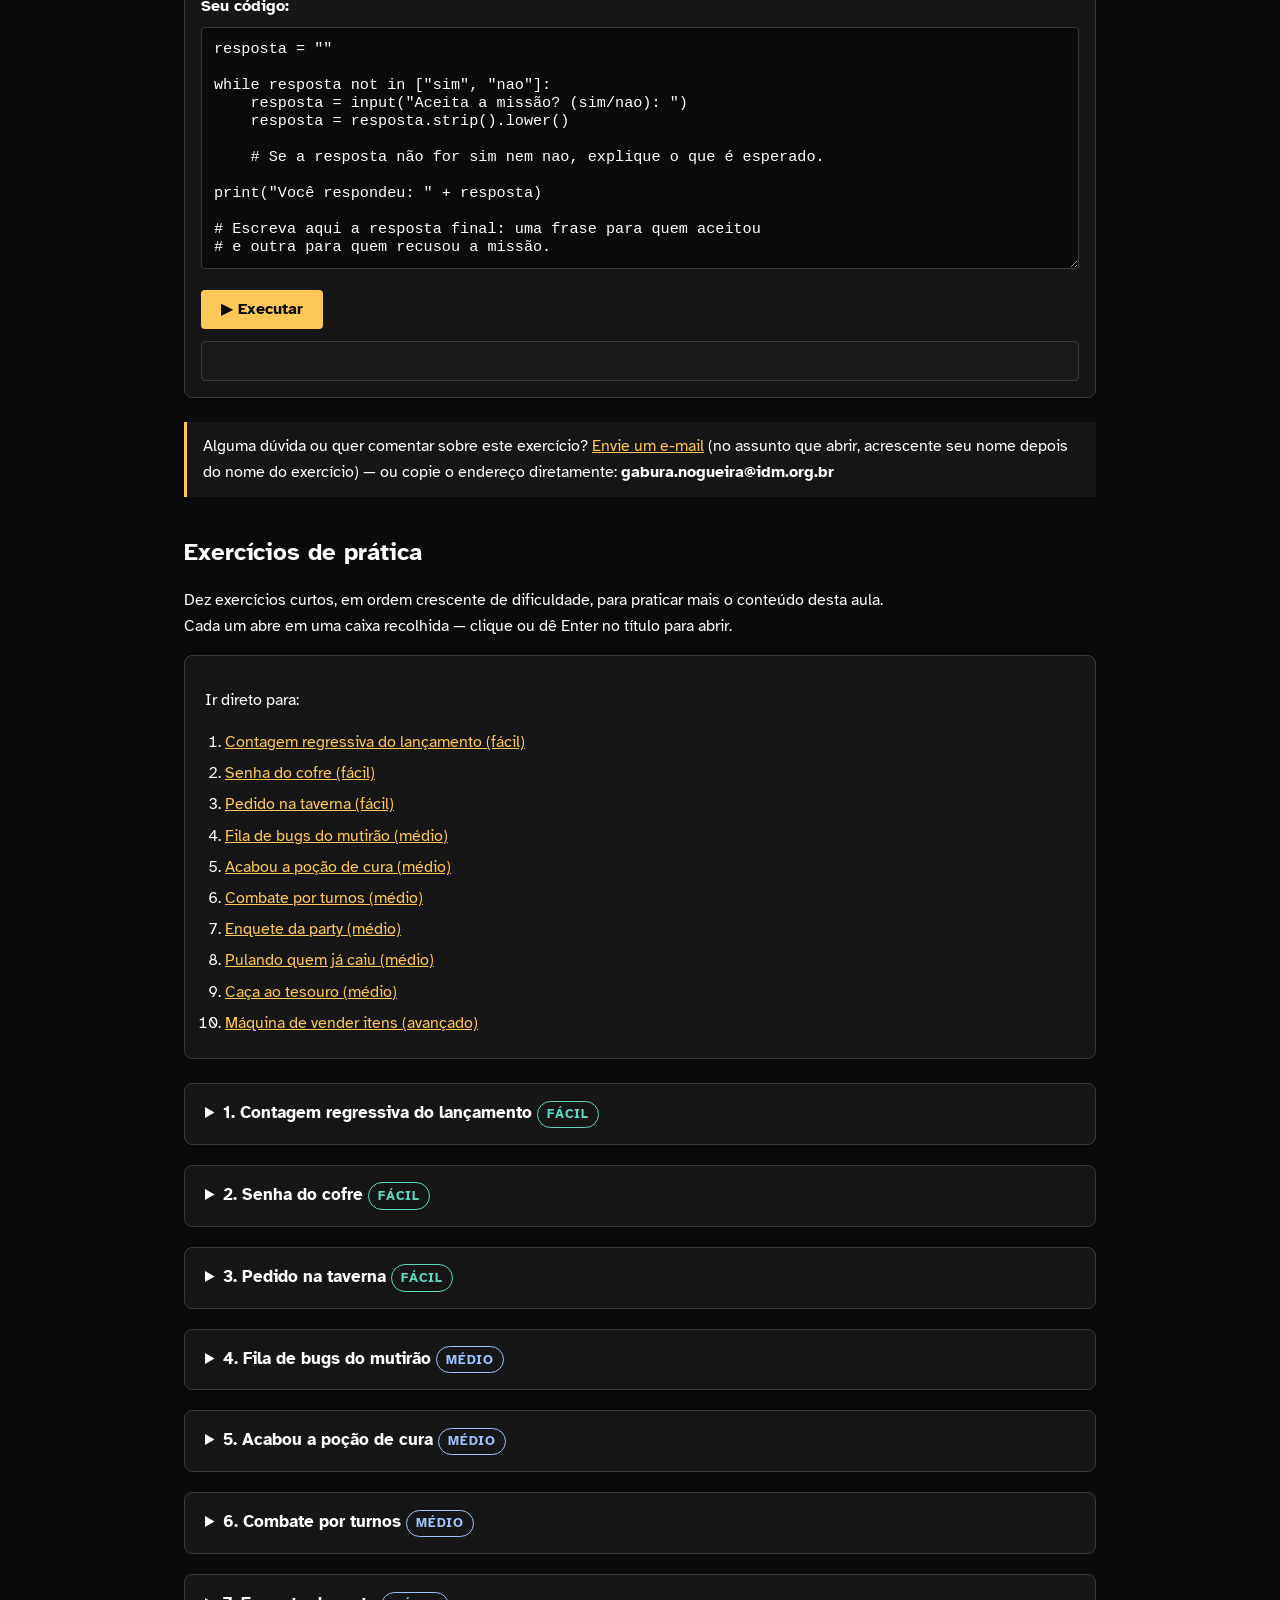
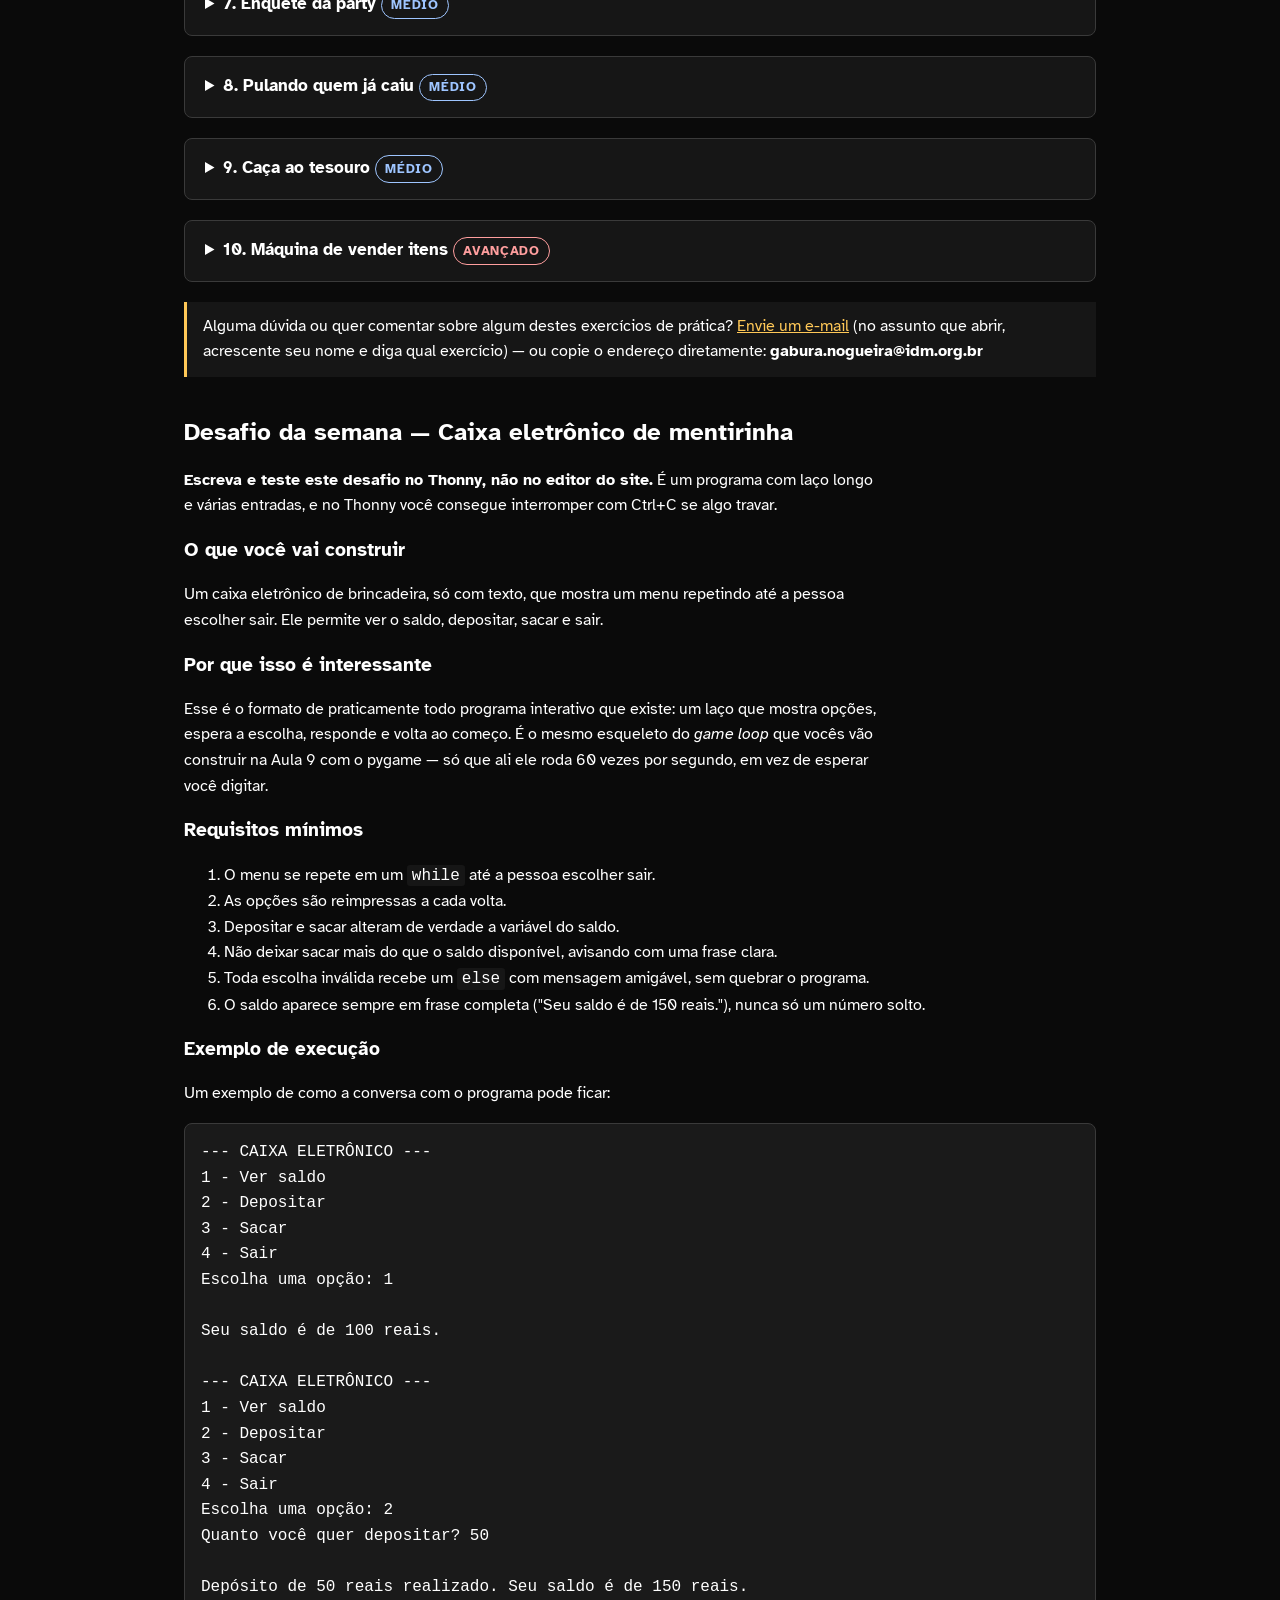
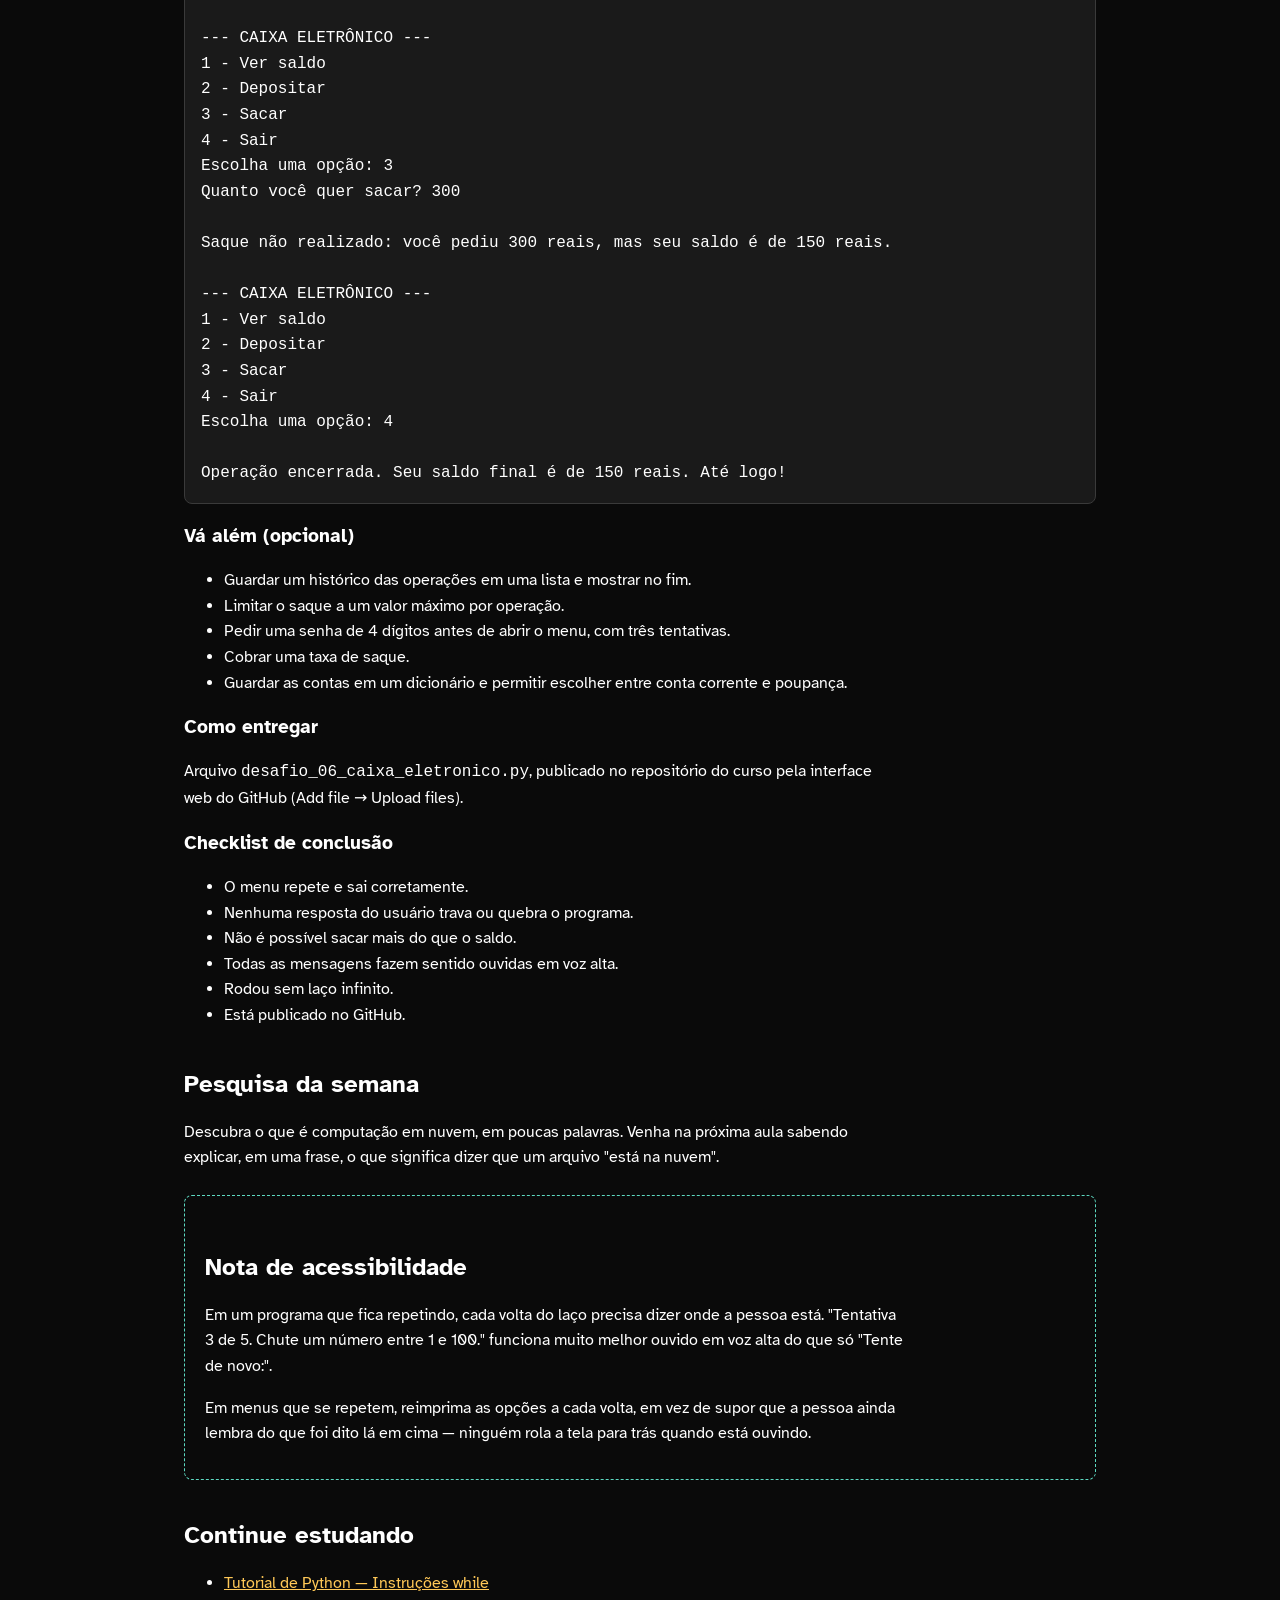
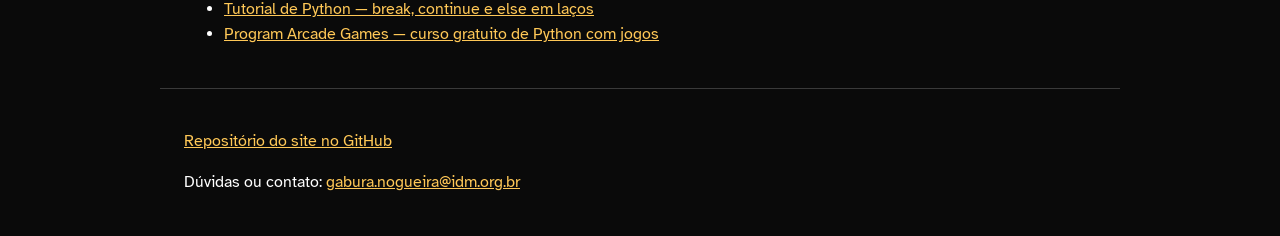
<file: aulas/aula-06-while-e-entrada/index.html>
<!DOCTYPE html>
<html lang="pt-br">
<head>
  <meta charset="UTF-8" />
  <meta name="viewport" content="width=device-width, initial-scale=1.0" />
  <title>Aula 6 — Laços while e entrada do usuário | Curso de Python</title>
  <link rel="preconnect" href="https://fonts.googleapis.com" />
  <link rel="preconnect" href="https://fonts.gstatic.com" crossorigin />
  <link
    href="https://fonts.googleapis.com/css2?family=Atkinson+Hyperlegible&display=swap"
    rel="stylesheet"
  />
  <link rel="stylesheet" href="../../estilos/estilo-principal.css" />
</head>
<body>
  <a class="link-pular-conteudo" href="#conteudo-principal">Pular para o conteúdo</a>

  <header class="cabecalho-do-site">
    <a class="cabecalho-do-site__nome-do-curso" href="../../index.html">
      Introdução à Programação com Python: Lógica, Jogos e Acessibilidade
    </a>
    <nav class="navegacao-principal" aria-label="Navegação principal">
      <a href="../../index.html">Página inicial</a>
    </nav>
  </header>

  <main id="conteudo-principal">
    <h1>Aula 6 — Laços while e entrada do usuário</h1>

    <section aria-labelledby="titulo-objetivos">
      <h2 id="titulo-objetivos">Objetivos</h2>
      <ul>
        <li>Usar o laço <code>while</code>.</li>
        <li>Validar entradas simples do usuário.</li>
        <li>Usar <code>break</code> e <code>continue</code>.</li>
        <li>Evitar laços infinitos.</li>
      </ul>
    </section>

    <section aria-labelledby="titulo-pilula">
      <h2 id="titulo-pilula">Pílula da aula — cliente e servidor</h2>
      <p>
        Pense no garçom de um restaurante. Você (o cliente) faz um pedido,
        o garçom leva até a cozinha (o servidor), a cozinha prepara e o
        garçom traz de volta. Você nunca entra na cozinha e não precisa
        saber como ela funciona: só faz o pedido e recebe a resposta.
      </p>
      <p>
        É exatamente assim que o seu navegador conversa com os sites o dia
        inteiro. Ele pede uma página, o servidor monta a resposta e manda de
        volta. E repare: isso é um laço — pedir, esperar, receber, pedir de
        novo. Um programa interativo faz a mesma coisa com você.
      </p>
    </section>

    <section aria-labelledby="titulo-o-que-vamos-ver">
      <h2 id="titulo-o-que-vamos-ver">O que vamos ver</h2>
      <ul>
        <li>
          A diferença entre <code>for</code> (repete um número conhecido de
          vezes) e <code>while</code> (repete enquanto uma condição for
          verdadeira).
        </li>
        <li>A anatomia do <code>while</code>.</li>
        <li>
          Usar uma variável de controle (<em>flag</em>) para decidir quando
          parar.
        </li>
        <li><code>break</code> para sair do laço na hora.</li>
        <li>
          <code>continue</code> para pular para a próxima repetição.
        </li>
        <li>Validar o que o usuário digitou antes de seguir.</li>
        <li>
          Usar <code>while</code> junto com listas e dicionários para
          coletar várias entradas.
        </li>
      </ul>
    </section>

    <section
      class="bloco-ficou-travado"
      aria-labelledby="titulo-ficou-travado"
    >
      <h2 id="titulo-ficou-travado">Ficou travado?</h2>
      <p>Seis erros que pegam quase todo mundo nesta aula:</p>
      <ol>
        <li>
          <strong>O programa nunca para.</strong> A condição do
          <code>while</code> nunca vira falsa. Confira se alguma linha
          dentro do laço muda a variável que está sendo testada.
        </li>
        <li>
          <strong>Esqueci de incrementar o contador.</strong> É o mesmo
          sintoma do item 1. Se o laço usa <code>tentativas</code>, precisa
          existir um <code>tentativas = tentativas + 1</code> dentro dele.
        </li>
        <li>
          <strong>O laço roda uma vez só.</strong> O <code>break</code> está
          no lugar errado, ou a condição já começa falsa.
        </li>
        <li>
          <strong>Comparei texto com número.</strong> O
          <code>input()</code> devolve texto; converta com
          <code>int()</code> antes de comparar.
        </li>
        <li>
          <strong><code>IndentationError</code>.</strong> O bloco de dentro
          do <code>while</code> precisa de 4 espaços, igual ao
          <code>if</code> da Aula 4.
        </li>
        <li>
          <strong>A resposta "Sim" não funciona, mas "sim" funciona.</strong>
          Normalize com <code>.strip().lower()</code> antes de comparar.
        </li>
      </ol>
    </section>

    <section class="aviso-importante" aria-labelledby="titulo-aviso-laco">
      <h2 id="titulo-aviso-laco">
        Atenção: um laço sem fim trava esta página
      </h2>
      <p>
        Esta é a aula em que isso pode acontecer, então vale ler antes de
        começar os exercícios.
      </p>
      <p>
        Se você clicar em "Executar" e a página parar de responder — nada
        acontece, o botão não reage, o leitor de tela fica em silêncio —
        provavelmente o seu laço não tem condição de parada, e ele está
        rodando para sempre. No Thonny você interromperia com
        <strong>Ctrl+C</strong>. Aqui no site isso não existe: o Python roda
        dentro da própria aba do navegador, então quando ele entra em um
        laço sem fim, a aba inteira congela junto.
      </p>
      <p>
        <strong>O que fazer:</strong> feche a aba e abra a página de novo. É
        a única saída. O código que você tinha escrito no editor se perde,
        porque nada fica salvo.
      </p>
      <p>
        <strong>A recomendação desta aula:</strong> escreva os exercícios de
        <code>while</code> direto no Thonny, no seu computador. Lá você
        interrompe um laço sem fim com Ctrl+C e não perde nada. Os editores
        aqui do site continuam funcionando e servem bem para testar trechos
        curtos — só saiba que, nesta aula, um erro pode custar a aba.
      </p>
      <p>
        Por isso, todos os códigos iniciais desta página já vêm com a
        condição de parada escrita (o contador que diminui, a variável que
        vira <code>False</code>, o <code>break</code>). Ao completar os
        exercícios, tome cuidado para não apagar essas linhas.
      </p>
    </section>

    <section aria-labelledby="titulo-exercicios-essenciais">
      <h2 id="titulo-exercicios-essenciais">Exercícios essenciais</h2>
      <p>
        Três exercícios que cobrem o coração da aula. Quem fizer só estes
        já revisou o essencial.
      </p>

      <section aria-labelledby="titulo-exercicio-adivinhe-o-numero">
        <h3 id="titulo-exercicio-adivinhe-o-numero">
          Exercício 1 — Adivinhe o número
        </h3>
        <p class="metadados-do-exercicio">
          <span class="etiqueta-nivel etiqueta-nivel--essencial">ESSENCIAL</span>
          · <code>while</code> + <code>break</code> · arquivo sugerido:
          <span class="arquivo-sugerido">exercicio_01_adivinhe_o_numero.py</span>
        </p>
        <p>
          O clássico que existe desde os primeiros computadores pessoais.
          Sorteie um número de 1 a 100 com <code>random.randint()</code>.
          Repetindo com <code>while</code>: peça um chute, converta com
          <code>int()</code> e responda "maior" ou "menor". Quando a pessoa
          acertar, imprima em quantas tentativas ela conseguiu e saia do
          laço.
        </p>
        <p>
          Este exercício pede um chute por vez, e cada chute abre uma caixa
          de diálogo. Se você for jogar muitas rodadas, é mais confortável
          no Thonny.
        </p>

        <p><strong>Exemplo de execução:</strong></p>
        <pre><code>Chute um número entre 1 e 100: 50
Maior que isso.
Chute um número entre 1 e 100: 75
Você acertou em 2 tentativas!</code></pre>

        <details class="dica">
          <summary>Ver dica</summary>
          <p>
            Use uma variável <code>acertou = False</code> e repita
            <code>while not acertou:</code> — ou use <code>break</code>
            assim que o chute bater. Os dois caminhos funcionam.
          </p>
        </details>

        <div class="editor-python" data-editor-python>
          <label for="codigo-adivinhe-o-numero">Seu código:</label>
          <textarea id="codigo-adivinhe-o-numero" class="editor-python__codigo" rows="14">import random

numero_secreto = random.randint(1, 100)
tentativas = 0
acertou = False

while not acertou:
    chute = int(input("Chute um número entre 1 e 100: "))
    tentativas = tentativas + 1

    if chute == numero_secreto:
        acertou = True
        print("Você acertou em " + str(tentativas) + " tentativas!")
    # Escreva aqui os outros casos: avise "Maior que isso." ou "Menor que isso."</textarea>
          <button type="button" class="editor-python__executar">▶ Executar</button>
          <div class="editor-python__saida" aria-live="polite"></div>
        </div>

        <p class="bloco-feedback" data-assunto="Aula 06 - Exercicio Adivinhe o Numero">
          Alguma dúvida ou quer comentar sobre este exercício?
          <a class="bloco-feedback__link" href="#">Envie um e-mail</a>
          (no assunto que abrir, acrescente seu nome depois do nome do
          exercício) — ou copie o endereço diretamente:
          <strong class="bloco-feedback__endereco"></strong>
        </p>
      </section>

      <section aria-labelledby="titulo-exercicio-menu-do-jogo">
        <h3 id="titulo-exercicio-menu-do-jogo">
          Exercício 2 — Menu do jogo
        </h3>
        <p class="metadados-do-exercicio">
          <span class="etiqueta-nivel etiqueta-nivel--essencial">ESSENCIAL</span>
          · <code>while</code> com variável de controle · arquivo sugerido:
          <span class="arquivo-sugerido">exercicio_02_menu_do_jogo.py</span>
        </p>
        <p>
          Um menu que se repete até a pessoa escolher sair, com três
          opções: 1) ver a ficha do personagem, 2) ver o inventário, 3)
          sair. Use a variável <code>menu_aberto</code> e
          <code>if</code> / <code>elif</code> / <code>else</code> para
          tratar cada escolha, incluindo a opção inválida. Reimprima as
          opções a cada volta do laço.
        </p>

        <p><strong>Exemplo de execução:</strong></p>
        <pre><code>--- MENU ---
1 - Ver ficha
2 - Ver inventário
3 - Sair
Escolha uma opção: 2</code></pre>

        <details class="dica">
          <summary>Ver dica</summary>
          <p>
            Para sair, basta <code>menu_aberto = False</code> dentro do
            <code>elif</code> da opção 3. O laço termina sozinho na volta
            seguinte — você não precisa de <code>break</code>.
          </p>
        </details>

        <div class="editor-python" data-editor-python>
          <label for="codigo-menu-do-jogo">Seu código:</label>
          <textarea id="codigo-menu-do-jogo" class="editor-python__codigo" rows="16">menu_aberto = True

while menu_aberto:
    print("--- MENU ---")
    print("1 - Ver ficha")
    print("2 - Ver inventário")
    print("3 - Sair")

    escolha = input("Escolha uma opção: ")
    escolha = escolha.strip()

    if escolha == "3":
        menu_aberto = False
        print("Até a próxima aventura!")
    # Escreva aqui os casos das opções 1 e 2,
    # e o else para quando a pessoa digitar qualquer outra coisa.</textarea>
          <button type="button" class="editor-python__executar">▶ Executar</button>
          <div class="editor-python__saida" aria-live="polite"></div>
        </div>

        <p class="bloco-feedback" data-assunto="Aula 06 - Exercicio Menu do Jogo">
          Alguma dúvida ou quer comentar sobre este exercício?
          <a class="bloco-feedback__link" href="#">Envie um e-mail</a>
          (no assunto que abrir, acrescente seu nome depois do nome do
          exercício) — ou copie o endereço diretamente:
          <strong class="bloco-feedback__endereco"></strong>
        </p>
      </section>

      <section aria-labelledby="titulo-exercicio-validando-a-resposta">
        <h3 id="titulo-exercicio-validando-a-resposta">
          Exercício 3 — Validando a resposta
        </h3>
        <p class="metadados-do-exercicio">
          <span class="etiqueta-nivel etiqueta-nivel--essencial">ESSENCIAL</span>
          · <code>while</code> de validação · arquivo sugerido:
          <span class="arquivo-sugerido">exercicio_03_validando_a_resposta.py</span>
        </p>
        <p>
          Pergunte ao jogador se ele aceita a missão, aceitando só "sim" ou
          "nao". Enquanto a resposta não for uma das duas, repita a
          pergunta explicando o que é esperado. Normalize a resposta com
          <code>.strip().lower()</code>.
        </p>

        <p><strong>Exemplo de execução:</strong></p>
        <pre><code>Aceita a missão? (sim/nao): talvez
Não entendi. Responda sim ou nao.
Aceita a missão? (sim/nao): sim
Boa sorte, aventureiro.</code></pre>

        <details class="dica">
          <summary>Ver dica</summary>
          <p>
            <code>while resposta != "sim" and resposta != "nao":</code> —
            ou, mais curto,
            <code>while resposta not in ["sim", "nao"]:</code>, usando o
            <code>in</code> da Aula 4.
          </p>
        </details>

        <div class="editor-python" data-editor-python>
          <label for="codigo-validando-a-resposta">Seu código:</label>
          <textarea id="codigo-validando-a-resposta" class="editor-python__codigo" rows="12">resposta = ""

while resposta not in ["sim", "nao"]:
    resposta = input("Aceita a missão? (sim/nao): ")
    resposta = resposta.strip().lower()

    # Se a resposta não for sim nem nao, explique o que é esperado.

print("Você respondeu: " + resposta)

# Escreva aqui a resposta final: uma frase para quem aceitou
# e outra para quem recusou a missão.</textarea>
          <button type="button" class="editor-python__executar">▶ Executar</button>
          <div class="editor-python__saida" aria-live="polite"></div>
        </div>

        <p class="bloco-feedback" data-assunto="Aula 06 - Exercicio Validando a Resposta">
          Alguma dúvida ou quer comentar sobre este exercício?
          <a class="bloco-feedback__link" href="#">Envie um e-mail</a>
          (no assunto que abrir, acrescente seu nome depois do nome do
          exercício) — ou copie o endereço diretamente:
          <strong class="bloco-feedback__endereco"></strong>
        </p>
      </section>
    </section>

    <section aria-labelledby="titulo-exercicios-pratica">
      <h2 id="titulo-exercicios-pratica">Exercícios de prática</h2>
      <p>
        Dez exercícios curtos, em ordem crescente de dificuldade, para
        praticar mais o conteúdo desta aula. Cada um abre em uma caixa
        recolhida — clique ou dê Enter no título para abrir.
      </p>

      <nav class="sumario-de-exercicios" aria-label="Sumário dos exercícios de prática">
        <p>Ir direto para:</p>
        <ol>
          <li><a href="#exercicio-contagem-regressiva">Contagem regressiva do lançamento (fácil)</a></li>
          <li><a href="#exercicio-senha-do-cofre">Senha do cofre (fácil)</a></li>
          <li><a href="#exercicio-pedido-na-taverna">Pedido na taverna (fácil)</a></li>
          <li><a href="#exercicio-fila-de-bugs">Fila de bugs do mutirão (médio)</a></li>
          <li><a href="#exercicio-acabou-a-pocao">Acabou a poção de cura (médio)</a></li>
          <li><a href="#exercicio-combate-por-turnos">Combate por turnos (médio)</a></li>
          <li><a href="#exercicio-enquete-da-party">Enquete da party (médio)</a></li>
          <li><a href="#exercicio-pulando-quem-caiu">Pulando quem já caiu (médio)</a></li>
          <li><a href="#exercicio-caca-ao-tesouro">Caça ao tesouro (médio)</a></li>
          <li><a href="#exercicio-maquina-de-vender">Máquina de vender itens (avançado)</a></li>
        </ol>
      </nav>

      <details class="exercicio-de-pratica" id="exercicio-contagem-regressiva">
        <summary>
          1. Contagem regressiva do lançamento
          <span class="etiqueta-nivel etiqueta-nivel--facil">FÁCIL</span>
        </summary>
        <p class="metadados-do-exercicio">
          <code>while</code> com contador · arquivo sugerido:
          <span class="arquivo-sugerido">exercicio_04_contagem_regressiva.py</span>
        </p>
        <p>
          Faça uma contagem de 10 até 1 usando <code>while</code> (não
          <code>for</code>), terminando com a mensagem de lançamento.
          Compare com o exercício parecido da Aula 3: quando o
          <code>for</code> é melhor, e quando o <code>while</code> é melhor?
        </p>

        <details class="dica">
          <summary>Ver dica</summary>
          <p>
            A variável do contador precisa diminuir dentro do laço, ou ele
            nunca termina. Aqui essa linha já vem escrita — não apague.
          </p>
        </details>

        <div class="editor-python" data-editor-python>
          <label for="codigo-contagem-regressiva">Seu código:</label>
          <textarea id="codigo-contagem-regressiva" class="editor-python__codigo" rows="9">contador = 10

while contador > 0:
    print(contador)
    contador = contador - 1

# Depois do laço, imprima a mensagem de lançamento.</textarea>
          <button type="button" class="editor-python__executar">▶ Executar</button>
          <div class="editor-python__saida" aria-live="polite"></div>
        </div>
      </details>

      <details class="exercicio-de-pratica" id="exercicio-senha-do-cofre">
        <summary>
          2. Senha do cofre
          <span class="etiqueta-nivel etiqueta-nivel--facil">FÁCIL</span>
        </summary>
        <p class="metadados-do-exercicio">
          <code>while</code> + contador · arquivo sugerido:
          <span class="arquivo-sugerido">exercicio_05_senha_do_cofre.py</span>
        </p>
        <p>
          Três tentativas para acertar a senha do cofre. A cada erro, avise
          quantas tentativas restam. Se as tentativas acabarem sem acerto,
          imprima que o alarme disparou.
        </p>

        <details class="dica">
          <summary>Ver dica</summary>
          <p>
            Duas coisas podem encerrar o laço: acertar a senha ou esgotar
            as tentativas. Trate as duas — a condição do
            <code>while</code> já cobre os dois casos.
          </p>
        </details>

        <div class="editor-python" data-editor-python>
          <label for="codigo-senha-do-cofre">Seu código:</label>
          <textarea id="codigo-senha-do-cofre" class="editor-python__codigo" rows="15">senha_correta = "1234"
tentativas_restantes = 3
cofre_aberto = False

while tentativas_restantes > 0 and not cofre_aberto:
    digitada = input("Digite a senha do cofre: ")
    tentativas_restantes = tentativas_restantes - 1

    if digitada == senha_correta:
        cofre_aberto = True
        print("Cofre aberto!")
    # Senão, avise quantas tentativas ainda restam.

# Depois do laço: se o cofre não foi aberto, imprima que o alarme disparou.</textarea>
          <button type="button" class="editor-python__executar">▶ Executar</button>
          <div class="editor-python__saida" aria-live="polite"></div>
        </div>
      </details>

      <details class="exercicio-de-pratica" id="exercicio-pedido-na-taverna">
        <summary>
          3. Pedido na taverna
          <span class="etiqueta-nivel etiqueta-nivel--facil">FÁCIL</span>
        </summary>
        <p class="metadados-do-exercicio">
          <code>while</code> + lista · arquivo sugerido:
          <span class="arquivo-sugerido">exercicio_06_pedido_na_taverna.py</span>
        </p>
        <p>
          Peça itens ao jogador em laço, acrescentando cada um a uma lista,
          até ele digitar "fechar conta". No fim, imprima o pedido completo
          e quantos itens foram pedidos.
        </p>
        <p>
          Cada pedido abre uma caixa de diálogo, então um pedido longo fica
          mais confortável no Thonny.
        </p>

        <details class="dica">
          <summary>Ver dica</summary>
          <p>
            A lista começa vazia antes do laço e cresce com
            <code>append()</code> dentro dele. Cuidado para não
            acrescentar o próprio "fechar conta" ao pedido.
          </p>
        </details>

        <div class="editor-python" data-editor-python>
          <label for="codigo-pedido-na-taverna">Seu código:</label>
          <textarea id="codigo-pedido-na-taverna" class="editor-python__codigo" rows="13">pedido = []
item = ""

while item != "fechar conta":
    item = input("O que você vai pedir? (ou 'fechar conta' para encerrar) ")
    item = item.strip().lower()

    # Se não for "fechar conta", acrescente o item à lista pedido.

print("Seu pedido:")
# Imprima cada item do pedido, um por linha, e quantos itens foram pedidos.</textarea>
          <button type="button" class="editor-python__executar">▶ Executar</button>
          <div class="editor-python__saida" aria-live="polite"></div>
        </div>
      </details>

      <details class="exercicio-de-pratica" id="exercicio-fila-de-bugs">
        <summary>
          4. Fila de bugs do mutirão
          <span class="etiqueta-nivel etiqueta-nivel--medio">MÉDIO</span>
        </summary>
        <p class="metadados-do-exercicio">
          <code>while</code> com lista + <code>pop()</code> · arquivo
          sugerido:
          <span class="arquivo-sugerido">exercicio_07_fila_de_bugs.py</span>
        </p>
        <p>
          Com uma lista de bugs a resolver: enquanto a lista não estiver
          vazia, retire um bug com <code>pop()</code>, imprima
          "Resolvendo: ..." e passe o bug para uma segunda lista de
          resolvidos. No fim, imprima a lista de resolvidos.
        </p>

        <details class="dica">
          <summary>Ver dica</summary>
          <p>
            <code>while fila_de_bugs:</code> já funciona — uma lista vazia
            é considerada falsa pelo Python, então o laço para sozinho
            quando o último bug sai da fila.
          </p>
        </details>

        <div class="editor-python" data-editor-python>
          <label for="codigo-fila-de-bugs">Seu código:</label>
          <textarea id="codigo-fila-de-bugs" class="editor-python__codigo" rows="12">fila_de_bugs = ["botão não clica", "tela pisca", "som não toca", "placar zera"]
resolvidos = []

while fila_de_bugs:
    bug = fila_de_bugs.pop()
    print("Resolvendo: " + bug)

    # Acrescente o bug à lista de resolvidos.

print("Bugs resolvidos:")
# Imprima a lista de resolvidos, um por linha.</textarea>
          <button type="button" class="editor-python__executar">▶ Executar</button>
          <div class="editor-python__saida" aria-live="polite"></div>
        </div>
      </details>

      <details class="exercicio-de-pratica" id="exercicio-acabou-a-pocao">
        <summary>
          5. Acabou a poção de cura
          <span class="etiqueta-nivel etiqueta-nivel--medio">MÉDIO</span>
        </summary>
        <p class="metadados-do-exercicio">
          <code>while</code> + <code>remove()</code> · arquivo sugerido:
          <span class="arquivo-sugerido">exercicio_08_acabou_a_pocao.py</span>
        </p>
        <p>
          Na lista de itens da loja, "poção de cura" aparece várias vezes.
          Avise que o estoque acabou e use <code>while</code> para remover
          todas as ocorrências. Imprima a lista antes e depois.
        </p>

        <details class="dica">
          <summary>Ver dica</summary>
          <p>
            <code>while "poção de cura" in itens:</code> repete enquanto
            ainda houver pelo menos uma. O <code>remove()</code> tira uma
            por vez, então o laço vai diminuindo a lista até não sobrar
            nenhuma.
          </p>
        </details>

        <div class="editor-python" data-editor-python>
          <label for="codigo-acabou-a-pocao">Seu código:</label>
          <textarea id="codigo-acabou-a-pocao" class="editor-python__codigo" rows="14">itens = ["poção de cura", "espada", "poção de cura", "escudo", "poção de cura"]

print("Estoque antes:")
for item in itens:
    print("- " + item)

while "poção de cura" in itens:
    itens.remove("poção de cura")
    # Avise, a cada remoção, que uma poção de cura saiu do estoque.

print("Estoque depois:")
# Imprima a lista de novo, um item por linha.</textarea>
          <button type="button" class="editor-python__executar">▶ Executar</button>
          <div class="editor-python__saida" aria-live="polite"></div>
        </div>
      </details>

      <details class="exercicio-de-pratica" id="exercicio-combate-por-turnos">
        <summary>
          6. Combate por turnos
          <span class="etiqueta-nivel etiqueta-nivel--medio">MÉDIO</span>
        </summary>
        <p class="metadados-do-exercicio">
          <code>while</code> com duas condições · arquivo sugerido:
          <span class="arquivo-sugerido">exercicio_09_combate_por_turnos.py</span>
        </p>
        <p>
          Herói e inimigo começam com pontos de vida. Enquanto os dois
          estiverem vivos, cada turno sorteia o dano com
          <code>random.randint()</code> e desconta. Imprima o estado a cada
          turno em frase completa e anuncie o vencedor no fim.
        </p>

        <details class="dica">
          <summary>Ver dica</summary>
          <p>
            A condição do laço usa <code>and</code>: os dois precisam
            continuar vivos para o combate seguir. Como o dano sorteado é
            sempre maior que zero, o combate sempre termina.
          </p>
        </details>

        <div class="editor-python" data-editor-python>
          <label for="codigo-combate-por-turnos">Seu código:</label>
          <textarea id="codigo-combate-por-turnos" class="editor-python__codigo" rows="19">import random

vida_do_heroi = 50
vida_do_inimigo = 40
turno = 1

while vida_do_heroi > 0 and vida_do_inimigo > 0:
    dano_do_heroi = random.randint(5, 15)
    dano_do_inimigo = random.randint(5, 12)

    vida_do_inimigo = vida_do_inimigo - dano_do_heroi
    vida_do_heroi = vida_do_heroi - dano_do_inimigo

    print("Turno " + str(turno) + ": o herói causou " + str(dano_do_heroi) + " de dano e recebeu " + str(dano_do_inimigo) + ".")
    # Imprima a vida dos dois em frase completa.

    turno = turno + 1

# Depois do laço, anuncie o vencedor.</textarea>
          <button type="button" class="editor-python__executar">▶ Executar</button>
          <div class="editor-python__saida" aria-live="polite"></div>
        </div>
      </details>

      <details class="exercicio-de-pratica" id="exercicio-enquete-da-party">
        <summary>
          7. Enquete da party
          <span class="etiqueta-nivel etiqueta-nivel--medio">MÉDIO</span>
        </summary>
        <p class="metadados-do-exercicio">
          <code>while</code> + dicionário · arquivo sugerido:
          <span class="arquivo-sugerido">exercicio_10_enquete_da_party.py</span>
        </p>
        <p>
          Pergunte o nome e a classe preferida de vários jogadores,
          guardando cada resposta num dicionário. Depois de cada cadastro,
          pergunte se quer cadastrar mais alguém. No fim, imprima o
          resultado completo da enquete.
        </p>
        <p>
          São três caixas de diálogo por jogador cadastrado, então este
          fica bem mais confortável no Thonny.
        </p>

        <details class="dica">
          <summary>Ver dica</summary>
          <p>
            Use uma variável de controle (<code>enquete_aberta = True</code>)
            e vire para <code>False</code> quando a pessoa responder que
            não quer cadastrar mais ninguém.
          </p>
        </details>

        <div class="editor-python" data-editor-python>
          <label for="codigo-enquete-da-party">Seu código:</label>
          <textarea id="codigo-enquete-da-party" class="editor-python__codigo" rows="19">enquete = {}
enquete_aberta = True

while enquete_aberta:
    nome = input("Nome do jogador: ")
    classe = input("Classe preferida: ")

    # Guarde a classe no dicionário enquete, usando o nome como chave.

    continuar = input("Cadastrar mais alguém? (sim/nao) ")
    continuar = continuar.strip().lower()

    if continuar != "sim":
        enquete_aberta = False

print("Resultado da enquete:")
# Percorra a enquete com .items() e imprima uma linha por jogador.</textarea>
          <button type="button" class="editor-python__executar">▶ Executar</button>
          <div class="editor-python__saida" aria-live="polite"></div>
        </div>
      </details>

      <details class="exercicio-de-pratica" id="exercicio-pulando-quem-caiu">
        <summary>
          8. Pulando quem já caiu
          <span class="etiqueta-nivel etiqueta-nivel--medio">MÉDIO</span>
        </summary>
        <p class="metadados-do-exercicio">
          <code>continue</code> · arquivo sugerido:
          <span class="arquivo-sugerido">exercicio_11_pulando_quem_caiu.py</span>
        </p>
        <p>
          Percorra a lista de inimigos com suas vidas e use
          <code>continue</code> para pular os que já estão com vida zero,
          sem processá-los. Conte só os que continuam de pé.
        </p>

        <details class="dica">
          <summary>Ver dica</summary>
          <p>
            O <code>continue</code> não encerra o laço — ele só pula direto
            para a próxima volta, ignorando o resto do bloco.
          </p>
        </details>

        <div class="editor-python" data-editor-python>
          <label for="codigo-pulando-quem-caiu">Seu código:</label>
          <textarea id="codigo-pulando-quem-caiu" class="editor-python__codigo" rows="13">vidas_dos_inimigos = [0, 34, 0, 12, 90, 0]
inimigos_de_pe = 0

for vida in vidas_dos_inimigos:
    if vida == 0:
        continue

    # Este inimigo ainda está de pé: some 1 em inimigos_de_pe.
    print("Inimigo com " + str(vida) + " de vida ainda está de pé.")

print("Inimigos de pé: " + str(inimigos_de_pe))</textarea>
          <button type="button" class="editor-python__executar">▶ Executar</button>
          <div class="editor-python__saida" aria-live="polite"></div>
        </div>
      </details>

      <details class="exercicio-de-pratica" id="exercicio-caca-ao-tesouro">
        <summary>
          9. Caça ao tesouro
          <span class="etiqueta-nivel etiqueta-nivel--medio">MÉDIO</span>
        </summary>
        <p class="metadados-do-exercicio">
          <code>while</code> + <code>random</code> + lista · arquivo
          sugerido:
          <span class="arquivo-sugerido">exercicio_12_caca_ao_tesouro.py</span>
        </p>
        <p>
          O tesouro está em uma das 10 salas da masmorra, sorteada. O
          jogador chuta números de sala até encontrar. Guarde as salas já
          visitadas numa lista e avise quando ele repetir uma sala já
          explorada.
        </p>
        <p>
          Cada chute abre uma caixa de diálogo — no Thonny fica mais
          confortável.
        </p>

        <details class="dica">
          <summary>Ver dica</summary>
          <p>
            Antes de contar a tentativa, cheque com <code>in</code> se a
            sala já foi visitada. O <code>continue</code> ajuda a voltar
            para o começo do laço nesse caso.
          </p>
        </details>

        <div class="editor-python" data-editor-python>
          <label for="codigo-caca-ao-tesouro">Seu código:</label>
          <textarea id="codigo-caca-ao-tesouro" class="editor-python__codigo" rows="19">import random

sala_do_tesouro = random.randint(1, 10)
salas_visitadas = []
encontrou = False

while not encontrou:
    sala = int(input("Qual sala você quer explorar? (1 a 10) "))

    if sala in salas_visitadas:
        print("Você já explorou a sala " + str(sala) + ". Escolha outra.")
        continue

    salas_visitadas.append(sala)

    if sala == sala_do_tesouro:
        encontrou = True
        print("Tesouro encontrado na sala " + str(sala) + "!")
    # Senão, avise que a sala está vazia e diga quantas salas já explorou.</textarea>
          <button type="button" class="editor-python__executar">▶ Executar</button>
          <div class="editor-python__saida" aria-live="polite"></div>
        </div>
      </details>

      <details class="exercicio-de-pratica" id="exercicio-maquina-de-vender">
        <summary>
          10. Máquina de vender itens
          <span class="etiqueta-nivel etiqueta-nivel--avancado">AVANÇADO</span>
        </summary>
        <p class="metadados-do-exercicio">
          tudo junto · arquivo sugerido:
          <span class="arquivo-sugerido">exercicio_13_maquina_de_vender.py</span>
        </p>
        <p>
          Uma máquina de itens com o estoque guardado em um dicionário
          (item para quantidade) e os preços em outro. Um menu em
          <code>while</code> que permite ver o estoque, comprar um item
          (descontando do estoque e das moedas do jogador) e sair. Trate os
          três problemas: item que não existe, estoque esgotado e moedas
          insuficientes.
        </p>
        <p>
          <strong>Requisito de acessibilidade:</strong> toda resposta
          precisa fazer sentido ouvida em voz alta, sem depender de nada
          desenhado na tela.
        </p>
        <p>
          Este é o maior exercício da aula, com várias entradas seguidas —
          escreva no Thonny.
        </p>

        <details class="dica">
          <summary>Ver dica</summary>
          <p>
            Este junta tudo: <code>while</code>, os dicionários da Aula 5 e
            o <code>if</code> / <code>elif</code> da Aula 4. Faça uma coisa
            de cada vez: primeiro só o menu abrindo e fechando, depois a
            opção de ver o estoque, e só então a compra.
          </p>
        </details>

        <div class="editor-python" data-editor-python>
          <label for="codigo-maquina-de-vender">Seu código:</label>
          <textarea id="codigo-maquina-de-vender" class="editor-python__codigo" rows="26">estoque = {"poção de vida": 3, "flecha": 10, "tocha": 2}
precos = {"poção de vida": 30, "flecha": 5, "tocha": 12}
moedas = 100
maquina_ligada = True

while maquina_ligada:
    print("--- MÁQUINA DE ITENS ---")
    print("1 - Ver estoque")
    print("2 - Comprar um item")
    print("3 - Sair")
    print("Você tem " + str(moedas) + " moedas.")

    escolha = input("Escolha uma opção: ")
    escolha = escolha.strip()

    if escolha == "3":
        maquina_ligada = False
        print("Máquina desligada. Até a próxima!")
    elif escolha == "1":
        print("Estoque da máquina:")
        # Mostre cada item com a quantidade e o preço, um por linha.
    elif escolha == "2":
        pedido = input("Qual item você quer comprar? ")
        pedido = pedido.strip().lower()
        # Trate os três casos: item que não existe, estoque esgotado
        # e moedas insuficientes. Dando tudo certo, desconte estoque e moedas.
    else:
        print("Não entendi essa opção. Escolha 1, 2 ou 3.")</textarea>
          <button type="button" class="editor-python__executar">▶ Executar</button>
          <div class="editor-python__saida" aria-live="polite"></div>
        </div>
      </details>

      <p class="bloco-feedback" data-assunto="Aula 06 - Exercicios de Pratica">
        Alguma dúvida ou quer comentar sobre algum destes exercícios de
        prática?
        <a class="bloco-feedback__link" href="#">Envie um e-mail</a>
        (no assunto que abrir, acrescente seu nome e diga qual exercício) —
        ou copie o endereço diretamente:
        <strong class="bloco-feedback__endereco"></strong>
      </p>
    </section>

    <section aria-labelledby="titulo-desafio">
      <h2 id="titulo-desafio">
        Desafio da semana — Caixa eletrônico de mentirinha
      </h2>

      <p>
        <strong>Escreva e teste este desafio no Thonny, não no editor do
        site.</strong> É um programa com laço longo e várias entradas, e no
        Thonny você consegue interromper com Ctrl+C se algo travar.
      </p>

      <h3>O que você vai construir</h3>
      <p>
        Um caixa eletrônico de brincadeira, só com texto, que mostra um
        menu repetindo até a pessoa escolher sair. Ele permite ver o saldo,
        depositar, sacar e sair.
      </p>

      <h3>Por que isso é interessante</h3>
      <p>
        Esse é o formato de praticamente todo programa interativo que
        existe: um laço que mostra opções, espera a escolha, responde e
        volta ao começo. É o mesmo esqueleto do <em>game loop</em> que
        vocês vão construir na Aula 9 com o pygame — só que ali ele roda 60
        vezes por segundo, em vez de esperar você digitar.
      </p>

      <h3>Requisitos mínimos</h3>
      <ol>
        <li>
          O menu se repete em um <code>while</code> até a pessoa escolher
          sair.
        </li>
        <li>As opções são reimpressas a cada volta.</li>
        <li>
          Depositar e sacar alteram de verdade a variável do saldo.
        </li>
        <li>
          Não deixar sacar mais do que o saldo disponível, avisando com uma
          frase clara.
        </li>
        <li>
          Toda escolha inválida recebe um <code>else</code> com mensagem
          amigável, sem quebrar o programa.
        </li>
        <li>
          O saldo aparece sempre em frase completa ("Seu saldo é de 150
          reais."), nunca só um número solto.
        </li>
      </ol>

      <h3>Exemplo de execução</h3>
      <p>Um exemplo de como a conversa com o programa pode ficar:</p>
      <pre><code>--- CAIXA ELETRÔNICO ---
1 - Ver saldo
2 - Depositar
3 - Sacar
4 - Sair
Escolha uma opção: 1

Seu saldo é de 100 reais.

--- CAIXA ELETRÔNICO ---
1 - Ver saldo
2 - Depositar
3 - Sacar
4 - Sair
Escolha uma opção: 2
Quanto você quer depositar? 50

Depósito de 50 reais realizado. Seu saldo é de 150 reais.

--- CAIXA ELETRÔNICO ---
1 - Ver saldo
2 - Depositar
3 - Sacar
4 - Sair
Escolha uma opção: 3
Quanto você quer sacar? 300

Saque não realizado: você pediu 300 reais, mas seu saldo é de 150 reais.

--- CAIXA ELETRÔNICO ---
1 - Ver saldo
2 - Depositar
3 - Sacar
4 - Sair
Escolha uma opção: 4

Operação encerrada. Seu saldo final é de 150 reais. Até logo!</code></pre>

      <h3>Vá além (opcional)</h3>
      <ul>
        <li>
          Guardar um histórico das operações em uma lista e mostrar no fim.
        </li>
        <li>Limitar o saque a um valor máximo por operação.</li>
        <li>
          Pedir uma senha de 4 dígitos antes de abrir o menu, com três
          tentativas.
        </li>
        <li>Cobrar uma taxa de saque.</li>
        <li>
          Guardar as contas em um dicionário e permitir escolher entre
          conta corrente e poupança.
        </li>
      </ul>

      <h3>Como entregar</h3>
      <p>
        Arquivo
        <span class="arquivo-sugerido">desafio_06_caixa_eletronico.py</span>,
        publicado no repositório do curso pela interface web do GitHub
        (Add file → Upload files).
      </p>

      <h3>Checklist de conclusão</h3>
      <ul>
        <li>O menu repete e sai corretamente.</li>
        <li>Nenhuma resposta do usuário trava ou quebra o programa.</li>
        <li>Não é possível sacar mais do que o saldo.</li>
        <li>Todas as mensagens fazem sentido ouvidas em voz alta.</li>
        <li>Rodou sem laço infinito.</li>
        <li>Está publicado no GitHub.</li>
      </ul>
    </section>

    <section aria-labelledby="titulo-pesquisa">
      <h2 id="titulo-pesquisa">Pesquisa da semana</h2>
      <p>
        Descubra o que é computação em nuvem, em poucas palavras. Venha na
        próxima aula sabendo explicar, em uma frase, o que significa dizer
        que um arquivo "está na nuvem".
      </p>
    </section>

    <section
      class="nota-de-acessibilidade"
      aria-labelledby="titulo-nota-acessibilidade"
    >
      <h2 id="titulo-nota-acessibilidade">Nota de acessibilidade</h2>
      <p>
        Em um programa que fica repetindo, cada volta do laço precisa dizer
        onde a pessoa está. "Tentativa 3 de 5. Chute um número entre 1 e
        100." funciona muito melhor ouvido em voz alta do que só "Tente de
        novo:".
      </p>
      <p>
        Em menus que se repetem, reimprima as opções a cada volta, em vez
        de supor que a pessoa ainda lembra do que foi dito lá em cima —
        ninguém rola a tela para trás quando está ouvindo.
      </p>
    </section>

    <section aria-labelledby="titulo-continue-estudando">
      <h2 id="titulo-continue-estudando">Continue estudando</h2>
      <ul>
        <li>
          <a href="https://docs.python.org/pt-br/3.14/tutorial/controlflow.html#while-statements">
            Tutorial de Python — Instruções while
          </a>
        </li>
        <li>
          <a href="https://docs.python.org/pt-br/3.14/tutorial/controlflow.html#break-and-continue-statements-and-else-clauses-on-loops">
            Tutorial de Python — break, continue e else em laços
          </a>
        </li>
        <li>
          <a href="http://programarcadegames.com/index.php?lang=pt-br">
            Program Arcade Games — curso gratuito de Python com jogos
          </a>
        </li>
      </ul>
    </section>
  </main>

  <footer class="rodape-do-site">
    <p>
      <a href="https://github.com/GaburaDigital/curso-python-jogos-acessibilidade">
        Repositório do site no GitHub
      </a>
    </p>
    <p>
      Dúvidas ou contato:
      <a class="contato-do-professor" href="#"></a>
    </p>
  </footer>

  <script src="../../scripts/endereco-professor.js" defer></script>
  <script src="../../scripts/editor-python.js" defer></script>
</body>
</html>
</file>
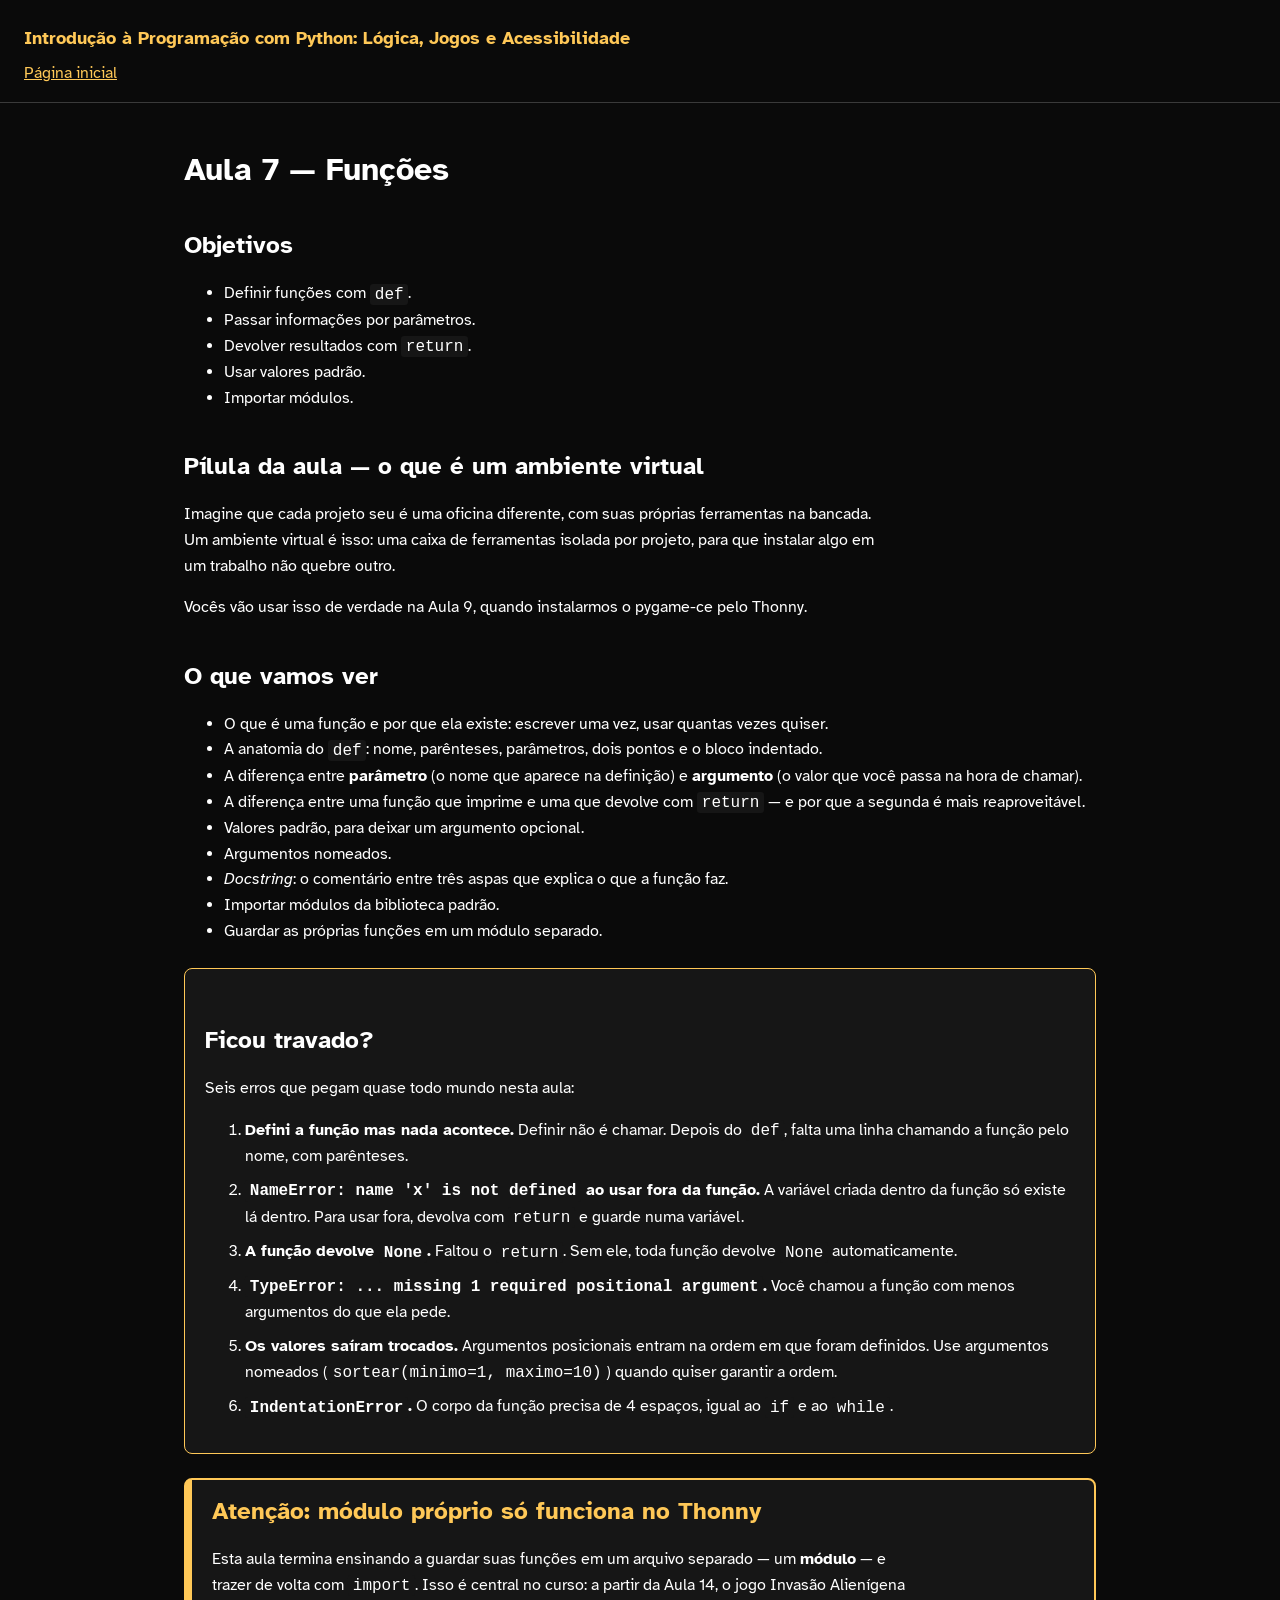
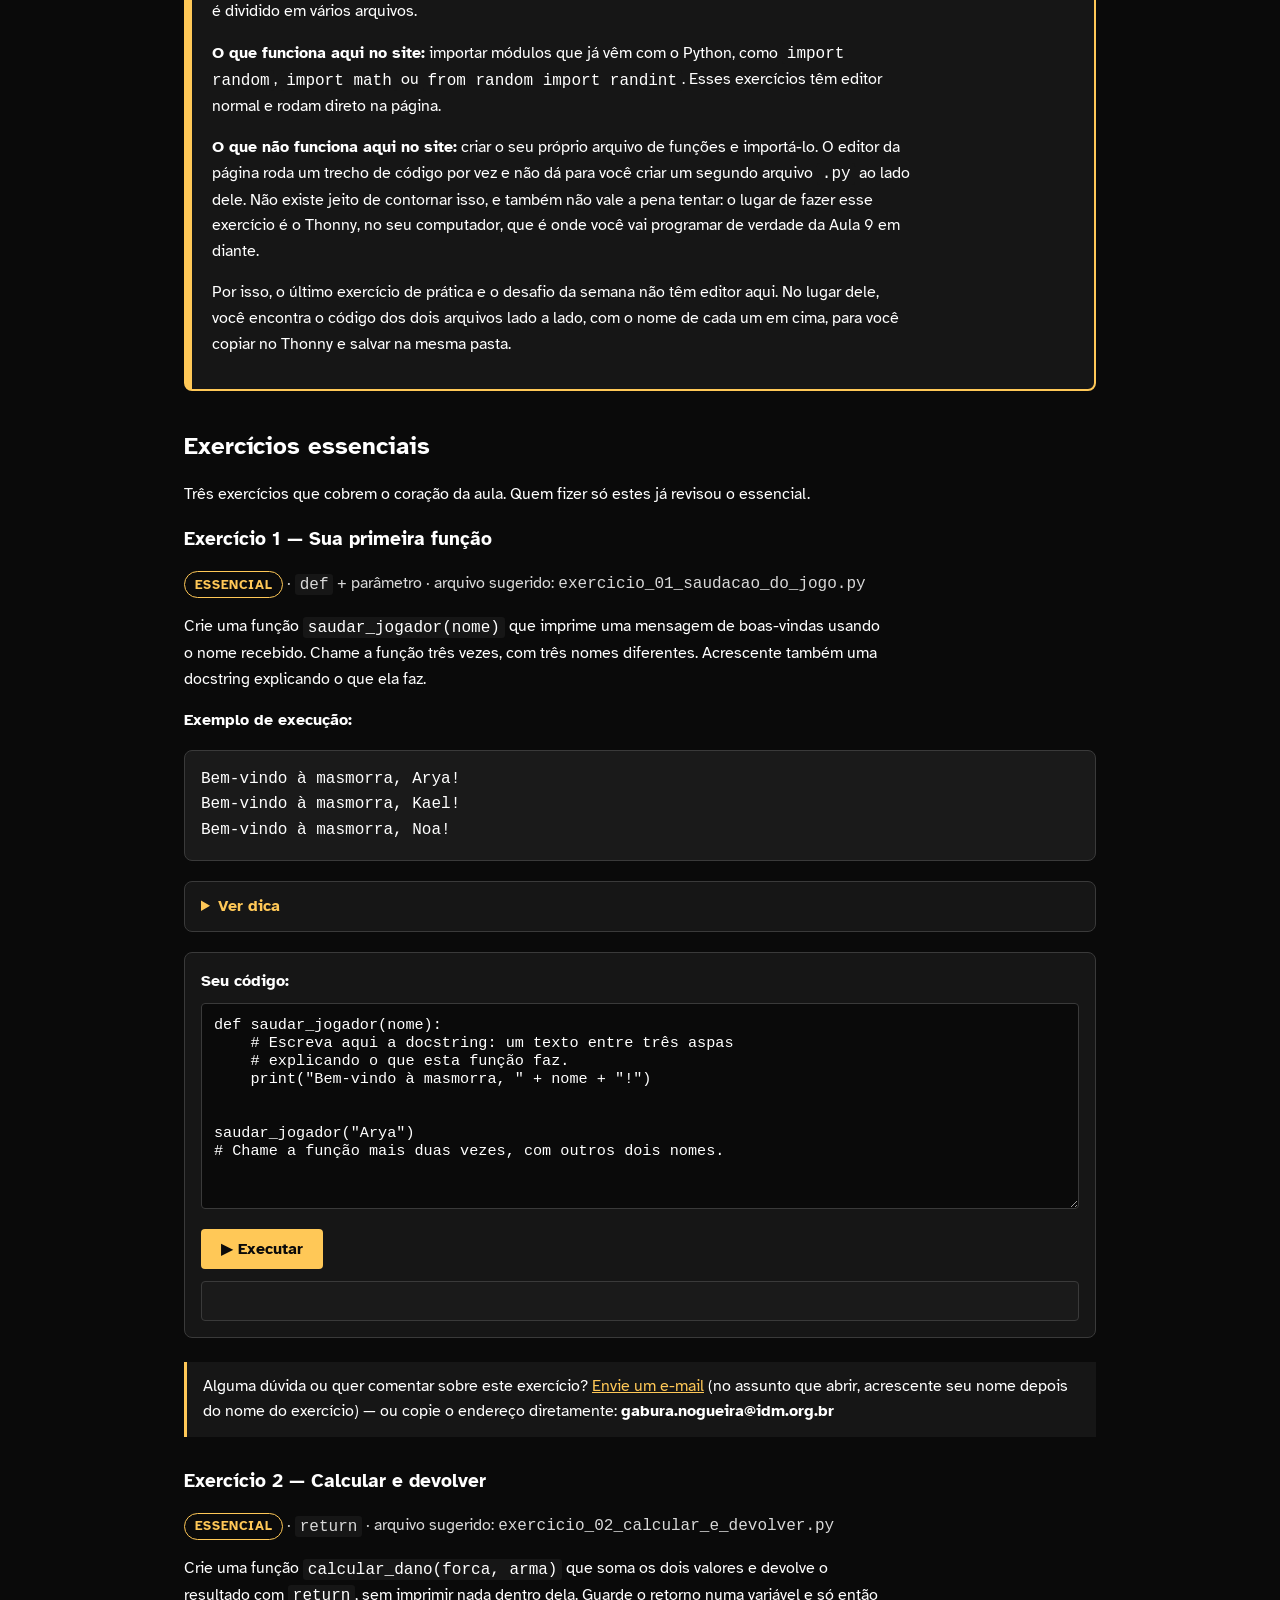
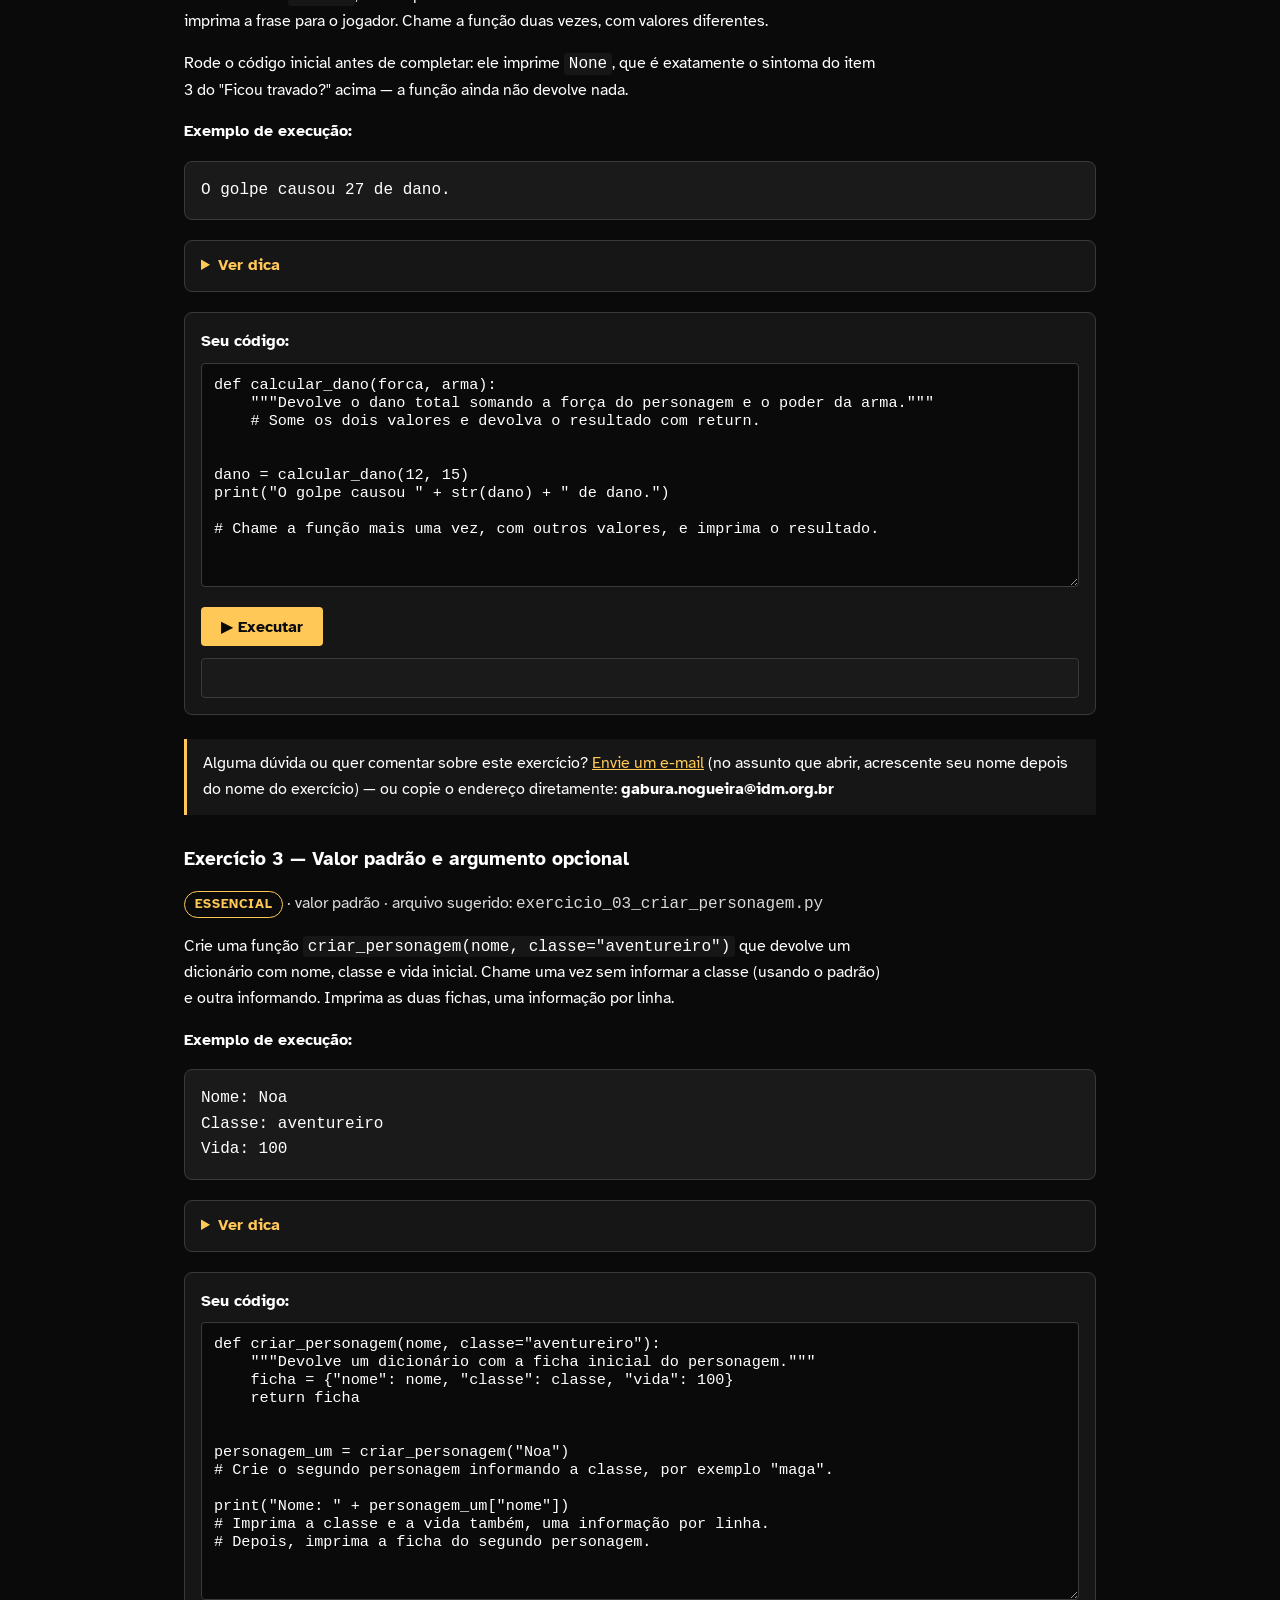
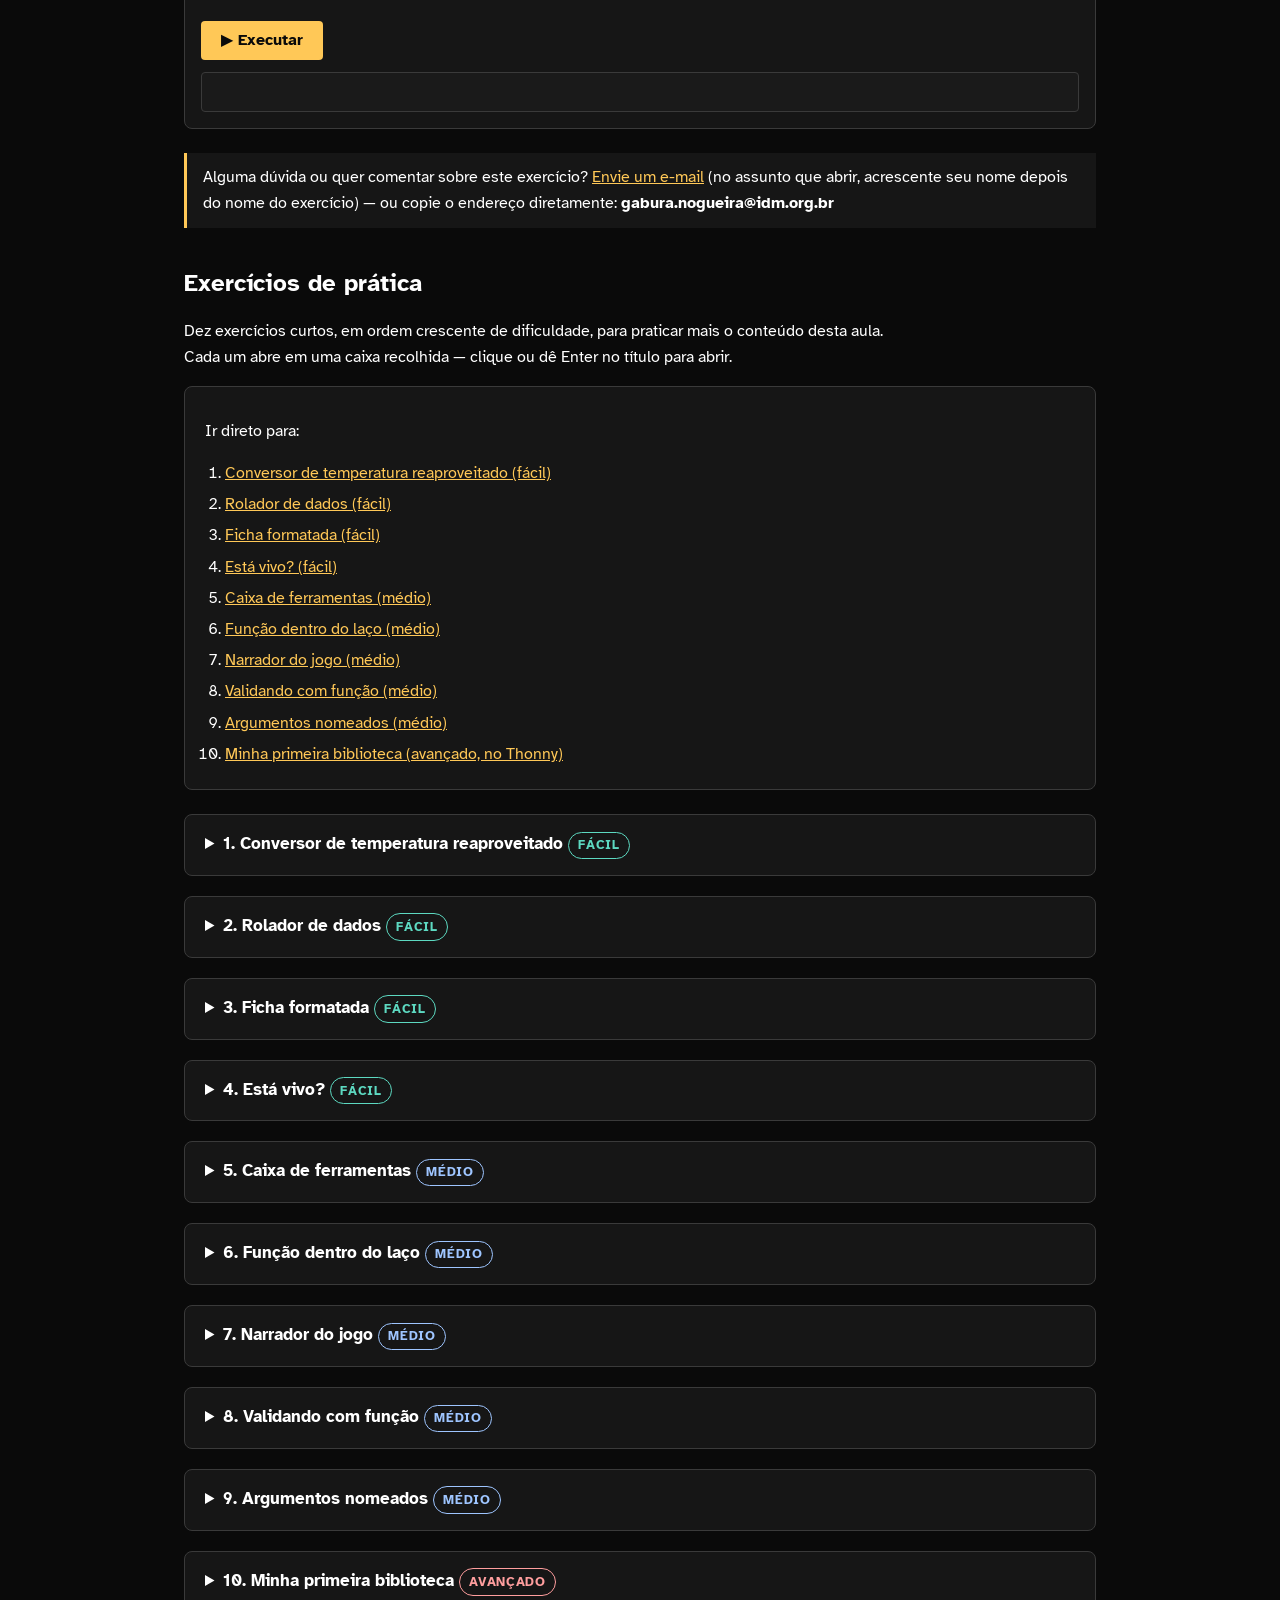
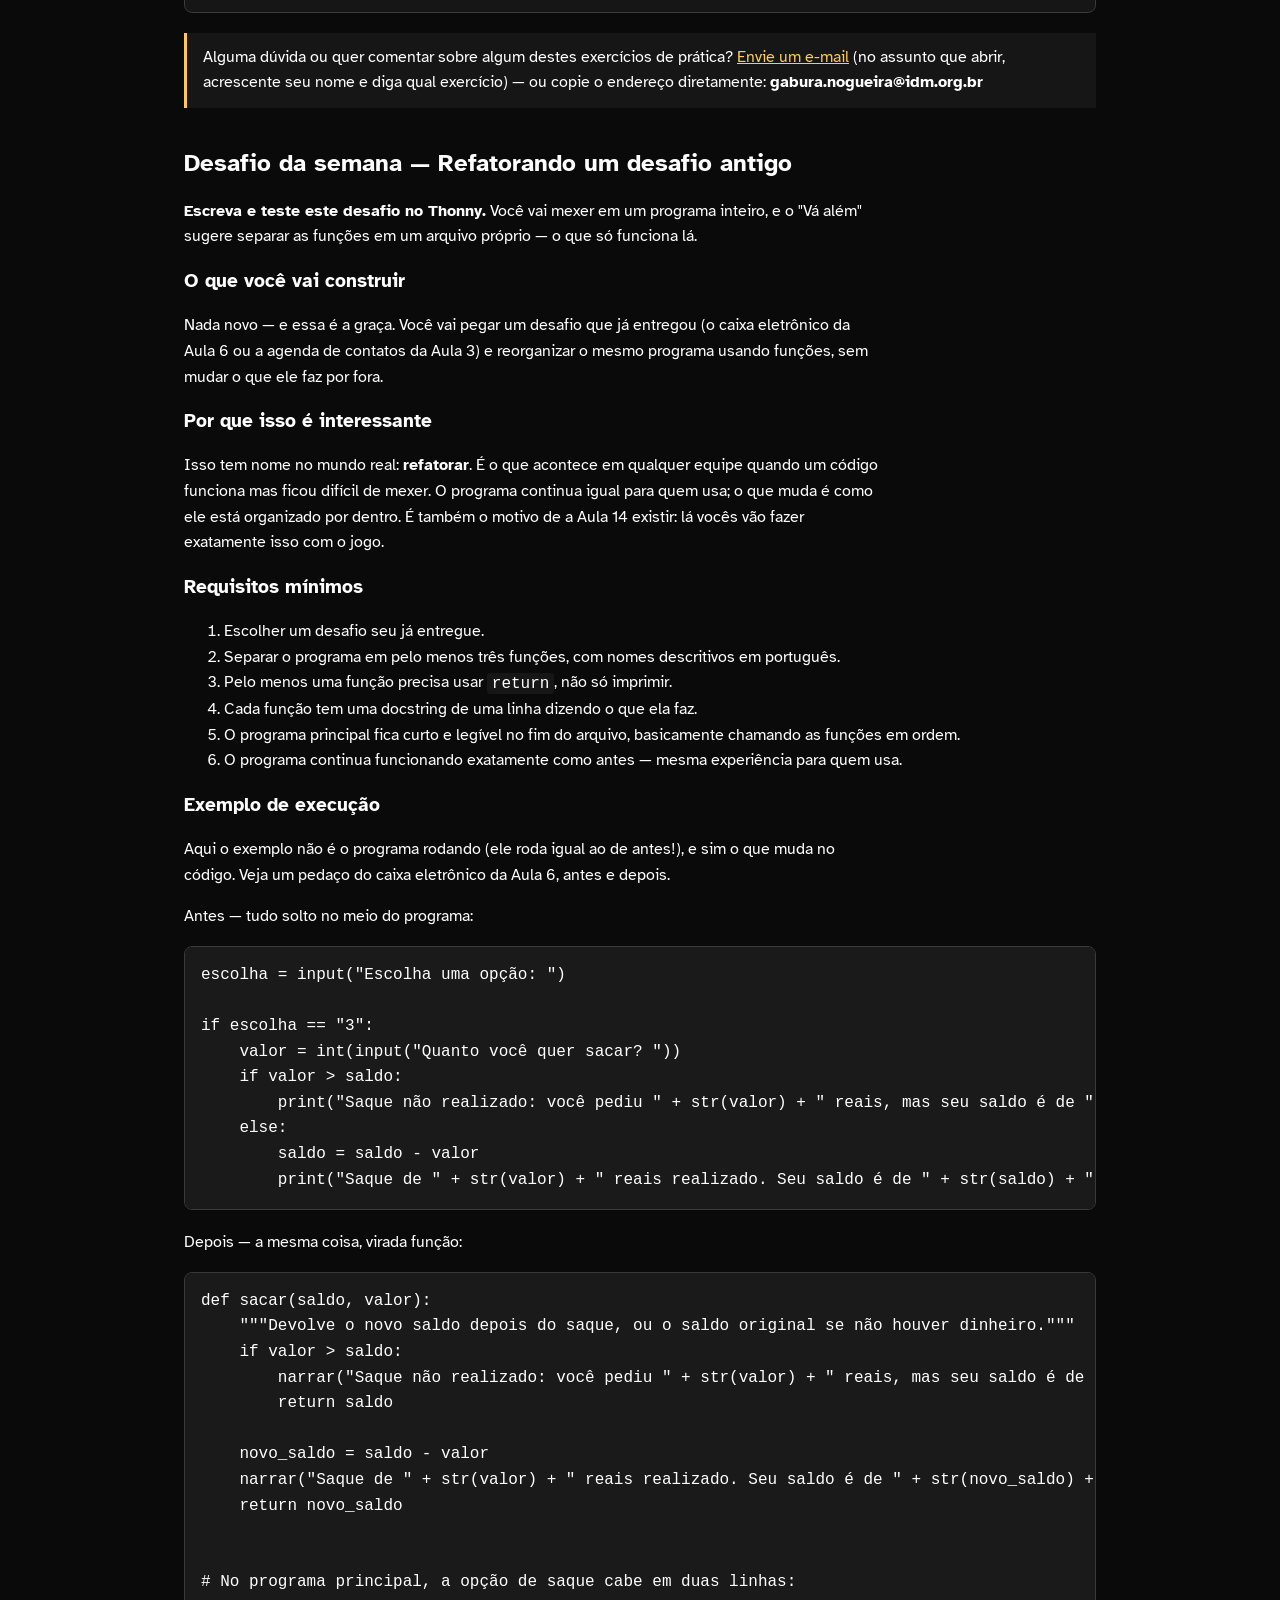
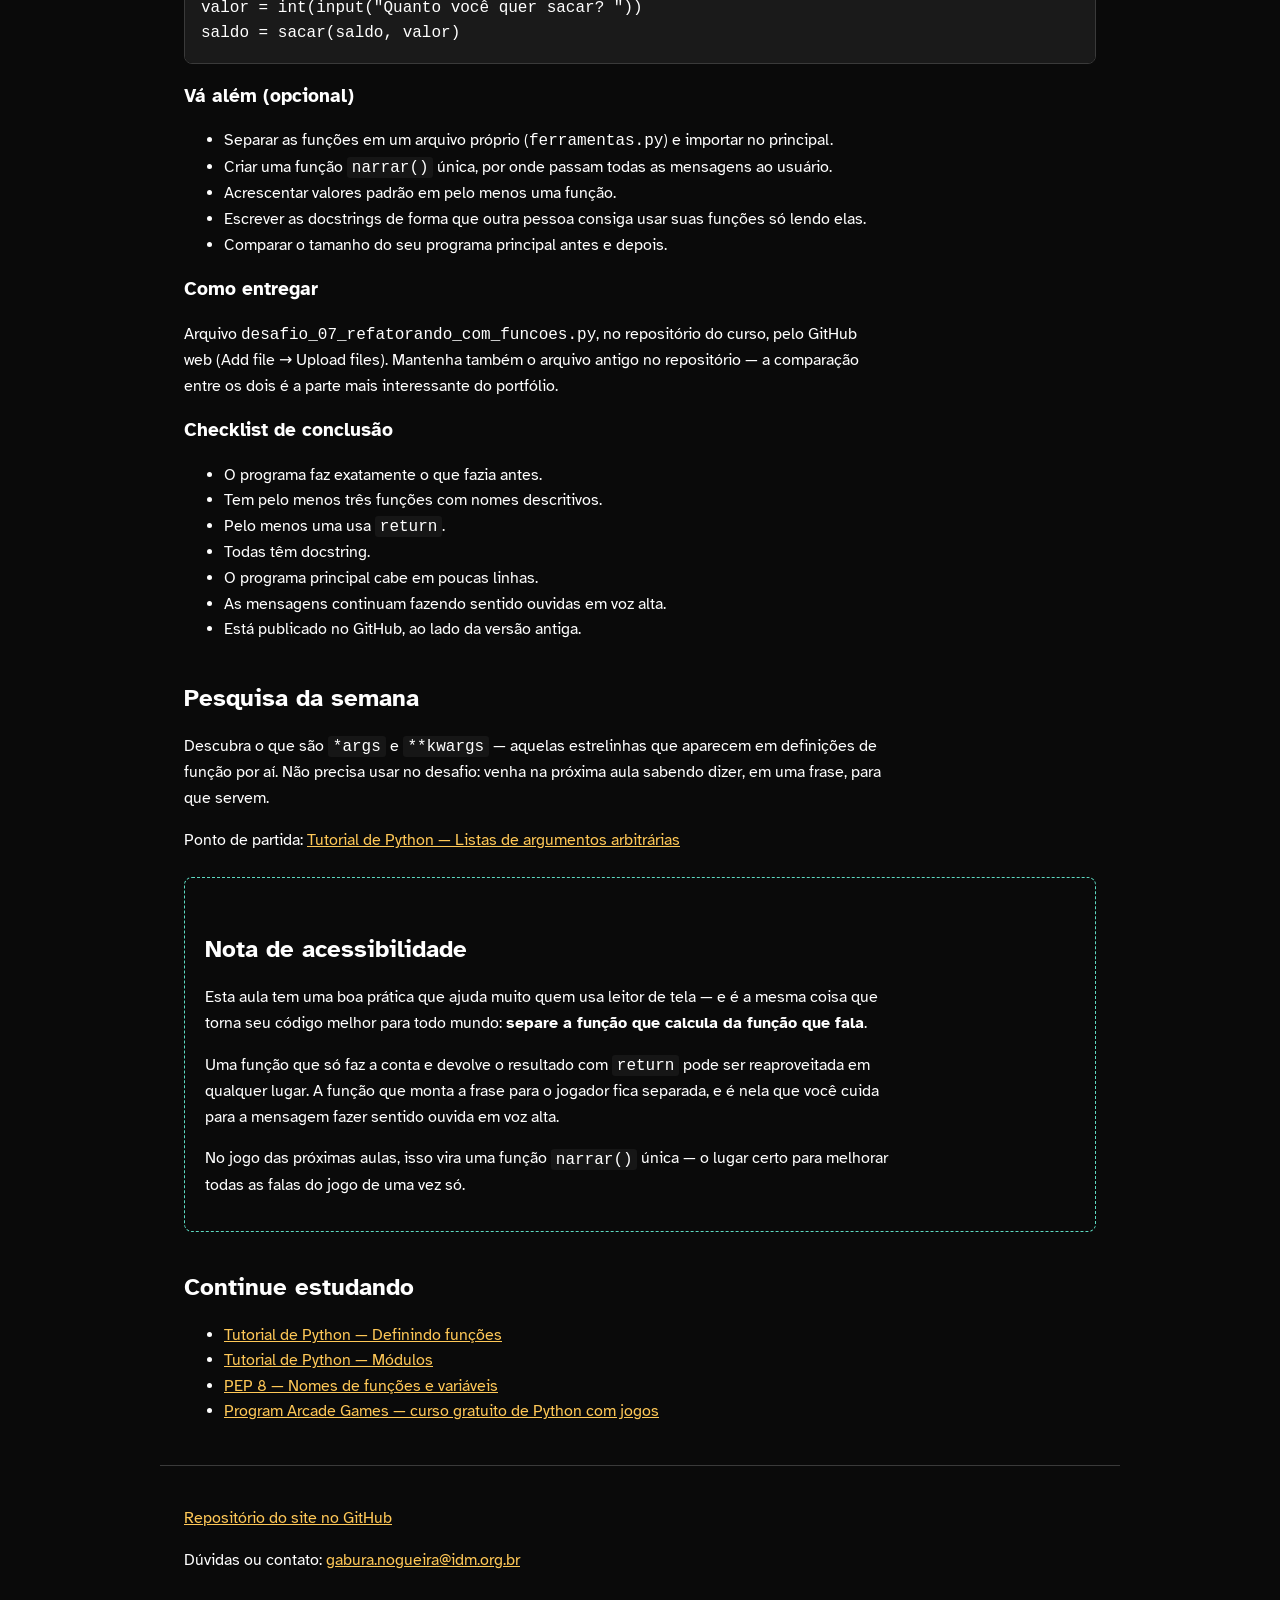
<file: aulas/aula-07-funcoes/index.html>
<!DOCTYPE html>
<html lang="pt-br">
<head>
  <meta charset="UTF-8" />
  <meta name="viewport" content="width=device-width, initial-scale=1.0" />
  <title>Aula 7 — Funções | Curso de Python</title>
  <link rel="preconnect" href="https://fonts.googleapis.com" />
  <link rel="preconnect" href="https://fonts.gstatic.com" crossorigin />
  <link
    href="https://fonts.googleapis.com/css2?family=Atkinson+Hyperlegible&display=swap"
    rel="stylesheet"
  />
  <link rel="stylesheet" href="../../estilos/estilo-principal.css" />
</head>
<body>
  <a class="link-pular-conteudo" href="#conteudo-principal">Pular para o conteúdo</a>

  <header class="cabecalho-do-site">
    <a class="cabecalho-do-site__nome-do-curso" href="../../index.html">
      Introdução à Programação com Python: Lógica, Jogos e Acessibilidade
    </a>
    <nav class="navegacao-principal" aria-label="Navegação principal">
      <a href="../../index.html">Página inicial</a>
    </nav>
  </header>

  <main id="conteudo-principal">
    <h1>Aula 7 — Funções</h1>

    <section aria-labelledby="titulo-objetivos">
      <h2 id="titulo-objetivos">Objetivos</h2>
      <ul>
        <li>Definir funções com <code>def</code>.</li>
        <li>Passar informações por parâmetros.</li>
        <li>Devolver resultados com <code>return</code>.</li>
        <li>Usar valores padrão.</li>
        <li>Importar módulos.</li>
      </ul>
    </section>

    <section aria-labelledby="titulo-pilula">
      <h2 id="titulo-pilula">Pílula da aula — o que é um ambiente virtual</h2>
      <p>
        Imagine que cada projeto seu é uma oficina diferente, com suas
        próprias ferramentas na bancada. Um ambiente virtual é isso: uma
        caixa de ferramentas isolada por projeto, para que instalar algo em
        um trabalho não quebre outro.
      </p>
      <p>
        Vocês vão usar isso de verdade na Aula 9, quando instalarmos o
        pygame-ce pelo Thonny.
      </p>
    </section>

    <section aria-labelledby="titulo-o-que-vamos-ver">
      <h2 id="titulo-o-que-vamos-ver">O que vamos ver</h2>
      <ul>
        <li>
          O que é uma função e por que ela existe: escrever uma vez, usar
          quantas vezes quiser.
        </li>
        <li>
          A anatomia do <code>def</code>: nome, parênteses, parâmetros,
          dois pontos e o bloco indentado.
        </li>
        <li>
          A diferença entre <strong>parâmetro</strong> (o nome que aparece
          na definição) e <strong>argumento</strong> (o valor que você passa
          na hora de chamar).
        </li>
        <li>
          A diferença entre uma função que imprime e uma que devolve com
          <code>return</code> — e por que a segunda é mais reaproveitável.
        </li>
        <li>
          Valores padrão, para deixar um argumento opcional.
        </li>
        <li>Argumentos nomeados.</li>
        <li>
          <em>Docstring</em>: o comentário entre três aspas que explica o
          que a função faz.
        </li>
        <li>Importar módulos da biblioteca padrão.</li>
        <li>Guardar as próprias funções em um módulo separado.</li>
      </ul>
    </section>

    <section
      class="bloco-ficou-travado"
      aria-labelledby="titulo-ficou-travado"
    >
      <h2 id="titulo-ficou-travado">Ficou travado?</h2>
      <p>Seis erros que pegam quase todo mundo nesta aula:</p>
      <ol>
        <li>
          <strong>Defini a função mas nada acontece.</strong> Definir não é
          chamar. Depois do <code>def</code>, falta uma linha chamando a
          função pelo nome, com parênteses.
        </li>
        <li>
          <strong><code>NameError: name 'x' is not defined</code> ao usar
          fora da função.</strong> A variável criada dentro da função só
          existe lá dentro. Para usar fora, devolva com <code>return</code>
          e guarde numa variável.
        </li>
        <li>
          <strong>A função devolve <code>None</code>.</strong> Faltou o
          <code>return</code>. Sem ele, toda função devolve
          <code>None</code> automaticamente.
        </li>
        <li>
          <strong><code>TypeError: ... missing 1 required positional
          argument</code>.</strong> Você chamou a função com menos
          argumentos do que ela pede.
        </li>
        <li>
          <strong>Os valores saíram trocados.</strong> Argumentos
          posicionais entram na ordem em que foram definidos. Use
          argumentos nomeados (<code>sortear(minimo=1, maximo=10)</code>)
          quando quiser garantir a ordem.
        </li>
        <li>
          <strong><code>IndentationError</code>.</strong> O corpo da função
          precisa de 4 espaços, igual ao <code>if</code> e ao
          <code>while</code>.
        </li>
      </ol>
    </section>

    <section class="aviso-importante" aria-labelledby="titulo-aviso-modulo">
      <h2 id="titulo-aviso-modulo">
        Atenção: módulo próprio só funciona no Thonny
      </h2>
      <p>
        Esta aula termina ensinando a guardar suas funções em um arquivo
        separado — um <strong>módulo</strong> — e trazer de volta com
        <code>import</code>. Isso é central no curso: a partir da Aula 14, o
        jogo Invasão Alienígena é dividido em vários arquivos.
      </p>
      <p>
        <strong>O que funciona aqui no site:</strong> importar módulos que
        já vêm com o Python, como <code>import random</code>,
        <code>import math</code> ou
        <code>from random import randint</code>. Esses exercícios têm
        editor normal e rodam direto na página.
      </p>
      <p>
        <strong>O que não funciona aqui no site:</strong> criar o seu
        próprio arquivo de funções e importá-lo. O editor da página roda um
        trecho de código por vez e não dá para você criar um segundo
        arquivo <code>.py</code> ao lado dele. Não existe jeito de
        contornar isso, e também não vale a pena tentar: o lugar de fazer
        esse exercício é o Thonny, no seu computador, que é onde você vai
        programar de verdade da Aula 9 em diante.
      </p>
      <p>
        Por isso, o último exercício de prática e o desafio da semana não
        têm editor aqui. No lugar dele, você encontra o código dos dois
        arquivos lado a lado, com o nome de cada um em cima, para você
        copiar no Thonny e salvar na mesma pasta.
      </p>
    </section>

    <section aria-labelledby="titulo-exercicios-essenciais">
      <h2 id="titulo-exercicios-essenciais">Exercícios essenciais</h2>
      <p>
        Três exercícios que cobrem o coração da aula. Quem fizer só estes
        já revisou o essencial.
      </p>

      <section aria-labelledby="titulo-exercicio-primeira-funcao">
        <h3 id="titulo-exercicio-primeira-funcao">
          Exercício 1 — Sua primeira função
        </h3>
        <p class="metadados-do-exercicio">
          <span class="etiqueta-nivel etiqueta-nivel--essencial">ESSENCIAL</span>
          · <code>def</code> + parâmetro · arquivo sugerido:
          <span class="arquivo-sugerido">exercicio_01_saudacao_do_jogo.py</span>
        </p>
        <p>
          Crie uma função <code>saudar_jogador(nome)</code> que imprime uma
          mensagem de boas-vindas usando o nome recebido. Chame a função
          três vezes, com três nomes diferentes. Acrescente também uma
          docstring explicando o que ela faz.
        </p>

        <p><strong>Exemplo de execução:</strong></p>
        <pre><code>Bem-vindo à masmorra, Arya!
Bem-vindo à masmorra, Kael!
Bem-vindo à masmorra, Noa!</code></pre>

        <details class="dica">
          <summary>Ver dica</summary>
          <p>
            Escrever <code>def</code> só ensina a função a existir. Para
            ela acontecer, você precisa chamá-la pelo nome, com parênteses,
            depois da definição.
          </p>
        </details>

        <div class="editor-python" data-editor-python>
          <label for="codigo-primeira-funcao">Seu código:</label>
          <textarea id="codigo-primeira-funcao" class="editor-python__codigo" rows="10">def saudar_jogador(nome):
    # Escreva aqui a docstring: um texto entre três aspas
    # explicando o que esta função faz.
    print("Bem-vindo à masmorra, " + nome + "!")


saudar_jogador("Arya")
# Chame a função mais duas vezes, com outros dois nomes.</textarea>
          <button type="button" class="editor-python__executar">▶ Executar</button>
          <div class="editor-python__saida" aria-live="polite"></div>
        </div>

        <p class="bloco-feedback" data-assunto="Aula 07 - Exercicio Sua Primeira Funcao">
          Alguma dúvida ou quer comentar sobre este exercício?
          <a class="bloco-feedback__link" href="#">Envie um e-mail</a>
          (no assunto que abrir, acrescente seu nome depois do nome do
          exercício) — ou copie o endereço diretamente:
          <strong class="bloco-feedback__endereco"></strong>
        </p>
      </section>

      <section aria-labelledby="titulo-exercicio-calcular-e-devolver">
        <h3 id="titulo-exercicio-calcular-e-devolver">
          Exercício 2 — Calcular e devolver
        </h3>
        <p class="metadados-do-exercicio">
          <span class="etiqueta-nivel etiqueta-nivel--essencial">ESSENCIAL</span>
          · <code>return</code> · arquivo sugerido:
          <span class="arquivo-sugerido">exercicio_02_calcular_e_devolver.py</span>
        </p>
        <p>
          Crie uma função <code>calcular_dano(forca, arma)</code> que soma
          os dois valores e devolve o resultado com <code>return</code>, sem
          imprimir nada dentro dela. Guarde o retorno numa variável e só
          então imprima a frase para o jogador. Chame a função duas vezes,
          com valores diferentes.
        </p>
        <p>
          Rode o código inicial antes de completar: ele imprime
          <code>None</code>, que é exatamente o sintoma do item 3 do "Ficou
          travado?" acima — a função ainda não devolve nada.
        </p>

        <p><strong>Exemplo de execução:</strong></p>
        <pre><code>O golpe causou 27 de dano.</code></pre>

        <details class="dica">
          <summary>Ver dica</summary>
          <p>
            A diferença é sutil e importante: <code>print</code> mostra na
            tela e acabou; <code>return</code> entrega o valor de volta para
            quem chamou, e aí você faz o que quiser com ele.
          </p>
        </details>

        <div class="editor-python" data-editor-python>
          <label for="codigo-calcular-e-devolver">Seu código:</label>
          <textarea id="codigo-calcular-e-devolver" class="editor-python__codigo" rows="11">def calcular_dano(forca, arma):
    """Devolve o dano total somando a força do personagem e o poder da arma."""
    # Some os dois valores e devolva o resultado com return.


dano = calcular_dano(12, 15)
print("O golpe causou " + str(dano) + " de dano.")

# Chame a função mais uma vez, com outros valores, e imprima o resultado.</textarea>
          <button type="button" class="editor-python__executar">▶ Executar</button>
          <div class="editor-python__saida" aria-live="polite"></div>
        </div>

        <p class="bloco-feedback" data-assunto="Aula 07 - Exercicio Calcular e Devolver">
          Alguma dúvida ou quer comentar sobre este exercício?
          <a class="bloco-feedback__link" href="#">Envie um e-mail</a>
          (no assunto que abrir, acrescente seu nome depois do nome do
          exercício) — ou copie o endereço diretamente:
          <strong class="bloco-feedback__endereco"></strong>
        </p>
      </section>

      <section aria-labelledby="titulo-exercicio-valor-padrao">
        <h3 id="titulo-exercicio-valor-padrao">
          Exercício 3 — Valor padrão e argumento opcional
        </h3>
        <p class="metadados-do-exercicio">
          <span class="etiqueta-nivel etiqueta-nivel--essencial">ESSENCIAL</span>
          · valor padrão · arquivo sugerido:
          <span class="arquivo-sugerido">exercicio_03_criar_personagem.py</span>
        </p>
        <p>
          Crie uma função
          <code>criar_personagem(nome, classe="aventureiro")</code> que
          devolve um dicionário com nome, classe e vida inicial. Chame uma
          vez sem informar a classe (usando o padrão) e outra informando.
          Imprima as duas fichas, uma informação por linha.
        </p>

        <p><strong>Exemplo de execução:</strong></p>
        <pre><code>Nome: Noa
Classe: aventureiro
Vida: 100</code></pre>

        <details class="dica">
          <summary>Ver dica</summary>
          <p>
            O parâmetro com valor padrão vem sempre depois dos que não
            têm. <code>def criar_personagem(classe="x", nome)</code> dá
            erro de sintaxe.
          </p>
        </details>

        <div class="editor-python" data-editor-python>
          <label for="codigo-valor-padrao">Seu código:</label>
          <textarea id="codigo-valor-padrao" class="editor-python__codigo" rows="14">def criar_personagem(nome, classe="aventureiro"):
    """Devolve um dicionário com a ficha inicial do personagem."""
    ficha = {"nome": nome, "classe": classe, "vida": 100}
    return ficha


personagem_um = criar_personagem("Noa")
# Crie o segundo personagem informando a classe, por exemplo "maga".

print("Nome: " + personagem_um["nome"])
# Imprima a classe e a vida também, uma informação por linha.
# Depois, imprima a ficha do segundo personagem.</textarea>
          <button type="button" class="editor-python__executar">▶ Executar</button>
          <div class="editor-python__saida" aria-live="polite"></div>
        </div>

        <p class="bloco-feedback" data-assunto="Aula 07 - Exercicio Valor Padrao">
          Alguma dúvida ou quer comentar sobre este exercício?
          <a class="bloco-feedback__link" href="#">Envie um e-mail</a>
          (no assunto que abrir, acrescente seu nome depois do nome do
          exercício) — ou copie o endereço diretamente:
          <strong class="bloco-feedback__endereco"></strong>
        </p>
      </section>
    </section>

    <section aria-labelledby="titulo-exercicios-pratica">
      <h2 id="titulo-exercicios-pratica">Exercícios de prática</h2>
      <p>
        Dez exercícios curtos, em ordem crescente de dificuldade, para
        praticar mais o conteúdo desta aula. Cada um abre em uma caixa
        recolhida — clique ou dê Enter no título para abrir.
      </p>

      <nav class="sumario-de-exercicios" aria-label="Sumário dos exercícios de prática">
        <p>Ir direto para:</p>
        <ol>
          <li><a href="#exercicio-conversor-reaproveitado">Conversor de temperatura reaproveitado (fácil)</a></li>
          <li><a href="#exercicio-rolador-de-dados">Rolador de dados (fácil)</a></li>
          <li><a href="#exercicio-ficha-formatada">Ficha formatada (fácil)</a></li>
          <li><a href="#exercicio-esta-vivo">Está vivo? (fácil)</a></li>
          <li><a href="#exercicio-caixa-de-ferramentas">Caixa de ferramentas (médio)</a></li>
          <li><a href="#exercicio-funcao-dentro-do-laco">Função dentro do laço (médio)</a></li>
          <li><a href="#exercicio-narrador-do-jogo">Narrador do jogo (médio)</a></li>
          <li><a href="#exercicio-validando-com-funcao">Validando com função (médio)</a></li>
          <li><a href="#exercicio-argumentos-nomeados">Argumentos nomeados (médio)</a></li>
          <li><a href="#exercicio-minha-primeira-biblioteca">Minha primeira biblioteca (avançado, no Thonny)</a></li>
        </ol>
      </nav>

      <details class="exercicio-de-pratica" id="exercicio-conversor-reaproveitado">
        <summary>
          1. Conversor de temperatura reaproveitado
          <span class="etiqueta-nivel etiqueta-nivel--facil">FÁCIL</span>
        </summary>
        <p class="metadados-do-exercicio">
          <code>return</code> · arquivo sugerido:
          <span class="arquivo-sugerido">exercicio_04_conversor_reaproveitado.py</span>
        </p>
        <p>
          Transforme em função a lógica do conversor Celsius para
          Fahrenheit da Aula 2. A função recebe o valor em Celsius e
          devolve o valor em Fahrenheit. Chame com três temperaturas
          diferentes.
        </p>

        <details class="dica">
          <summary>Ver dica</summary>
          <p>
            A função só faz a conta e devolve. Quem imprime é o código de
            fora — assim a mesma função serve para qualquer temperatura, em
            qualquer programa.
          </p>
        </details>

        <div class="editor-python" data-editor-python>
          <label for="codigo-conversor-reaproveitado">Seu código:</label>
          <textarea id="codigo-conversor-reaproveitado" class="editor-python__codigo" rows="11">def celsius_para_fahrenheit(celsius):
    """Devolve a temperatura convertida de Celsius para Fahrenheit."""
    fahrenheit = celsius * 9 / 5 + 32
    return fahrenheit


temperatura = celsius_para_fahrenheit(100)
print("100 graus Celsius são " + str(temperatura) + " graus Fahrenheit.")

# Chame a função com outras duas temperaturas e imprima os resultados.</textarea>
          <button type="button" class="editor-python__executar">▶ Executar</button>
          <div class="editor-python__saida" aria-live="polite"></div>
        </div>
      </details>

      <details class="exercicio-de-pratica" id="exercicio-rolador-de-dados">
        <summary>
          2. Rolador de dados
          <span class="etiqueta-nivel etiqueta-nivel--facil">FÁCIL</span>
        </summary>
        <p class="metadados-do-exercicio">
          função + <code>random</code> · arquivo sugerido:
          <span class="arquivo-sugerido">exercicio_05_rolador_de_dados.py</span>
        </p>
        <p>
          Crie a função <code>rolar_dado(lados=6)</code>, que sorteia um
          número de 1 até <code>lados</code> e devolve. Chame sem argumento
          (dado comum de 6 lados) e com <code>lados=20</code> (dado de
          RPG).
        </p>

        <details class="dica">
          <summary>Ver dica</summary>
          <p>
            O <code>import random</code> fica na primeira linha do arquivo,
            fora da função — você importa uma vez e todas as funções do
            arquivo podem usar.
          </p>
        </details>

        <div class="editor-python" data-editor-python>
          <label for="codigo-rolador-de-dados">Seu código:</label>
          <textarea id="codigo-rolador-de-dados" class="editor-python__codigo" rows="10">import random


def rolar_dado(lados=6):
    """Devolve um número sorteado de 1 até a quantidade de lados do dado."""
    return random.randint(1, lados)


print("Dado comum: " + str(rolar_dado()))
# Chame a função com lados=20 para rolar o dado de RPG e imprima o resultado.</textarea>
          <button type="button" class="editor-python__executar">▶ Executar</button>
          <div class="editor-python__saida" aria-live="polite"></div>
        </div>
      </details>

      <details class="exercicio-de-pratica" id="exercicio-ficha-formatada">
        <summary>
          3. Ficha formatada
          <span class="etiqueta-nivel etiqueta-nivel--facil">FÁCIL</span>
        </summary>
        <p class="metadados-do-exercicio">
          função que monta texto · arquivo sugerido:
          <span class="arquivo-sugerido">exercicio_06_ficha_formatada.py</span>
        </p>
        <p>
          Crie a função <code>montar_ficha(nome, classe, vida)</code>, que
          devolve um texto com as três informações, uma por linha. Imprima
          o retorno. Repare que a função não imprime nada — ela só monta.
        </p>

        <details class="dica">
          <summary>Ver dica</summary>
          <p>
            Use <code>\n</code> dentro do texto para quebrar linha, ou
            monte a string somando pedaços, como no código inicial.
          </p>
        </details>

        <div class="editor-python" data-editor-python>
          <label for="codigo-ficha-formatada">Seu código:</label>
          <textarea id="codigo-ficha-formatada" class="editor-python__codigo" rows="10">def montar_ficha(nome, classe, vida):
    """Devolve um texto com a ficha do personagem, uma informação por linha."""
    ficha = "Nome: " + nome + "\n"
    ficha = ficha + "Classe: " + classe + "\n"
    # Acrescente a linha da vida (lembre do str()) e devolva a ficha.


print(montar_ficha("Arya", "ladina", 80))</textarea>
          <button type="button" class="editor-python__executar">▶ Executar</button>
          <div class="editor-python__saida" aria-live="polite"></div>
        </div>
      </details>

      <details class="exercicio-de-pratica" id="exercicio-esta-vivo">
        <summary>
          4. Está vivo?
          <span class="etiqueta-nivel etiqueta-nivel--facil">FÁCIL</span>
        </summary>
        <p class="metadados-do-exercicio">
          função que devolve <code>True</code>/<code>False</code> · arquivo
          sugerido:
          <span class="arquivo-sugerido">exercicio_07_esta_vivo.py</span>
        </p>
        <p>
          Crie a função <code>esta_vivo(vida)</code>, que devolve
          <code>True</code> se a vida for maior que zero e
          <code>False</code> caso contrário. Use o retorno dentro de um
          <code>if</code> para decidir a mensagem.
        </p>

        <details class="dica">
          <summary>Ver dica</summary>
          <p>
            Uma função pode devolver um booleano direto:
            <code>return vida > 0</code> já é a resposta inteira, sem
            precisar de <code>if</code> dentro da função.
          </p>
        </details>

        <div class="editor-python" data-editor-python>
          <label for="codigo-esta-vivo">Seu código:</label>
          <textarea id="codigo-esta-vivo" class="editor-python__codigo" rows="11">def esta_vivo(vida):
    """Devolve True se o personagem ainda tem vida, e False se não tem."""
    return vida > 0


vida_do_heroi = 0

if esta_vivo(vida_do_heroi):
    print("O herói continua de pé.")
# Escreva aqui o else, avisando que o herói caiu.</textarea>
          <button type="button" class="editor-python__executar">▶ Executar</button>
          <div class="editor-python__saida" aria-live="polite"></div>
        </div>
      </details>

      <details class="exercicio-de-pratica" id="exercicio-caixa-de-ferramentas">
        <summary>
          5. Caixa de ferramentas
          <span class="etiqueta-nivel etiqueta-nivel--medio">MÉDIO</span>
        </summary>
        <p class="metadados-do-exercicio">
          várias funções no mesmo arquivo · arquivo sugerido:
          <span class="arquivo-sugerido">exercicio_08_caixa_de_ferramentas.py</span>
        </p>
        <p>
          Escreva três funções pequenas no mesmo arquivo:
          <code>calcular_media(notas)</code>,
          <code>maior_valor(numeros)</code> e
          <code>contar_itens(lista)</code>. Cada uma recebe uma lista e
          devolve um resultado. Chame as três com a mesma lista e imprima
          os resultados.
        </p>

        <details class="dica">
          <summary>Ver dica</summary>
          <p>
            Separe as funções com duas linhas em branco — é a convenção da
            PEP 8, e ajuda muito a enxergar onde uma termina e a outra
            começa.
          </p>
        </details>

        <div class="editor-python" data-editor-python>
          <label for="codigo-caixa-de-ferramentas">Seu código:</label>
          <textarea id="codigo-caixa-de-ferramentas" class="editor-python__codigo" rows="22">def calcular_media(notas):
    """Devolve a média dos números da lista."""
    total = 0
    for nota in notas:
        total = total + nota
    return total / len(notas)


def maior_valor(numeros):
    """Devolve o maior número da lista."""
    # Percorra a lista guardando o maior valor encontrado até agora.


def contar_itens(lista):
    """Devolve quantos itens a lista tem."""
    # Devolva o tamanho da lista.


pontos = [15, 42, 8, 23]

print("Média: " + str(calcular_media(pontos)))
# Imprima também o maior valor e a quantidade de itens.</textarea>
          <button type="button" class="editor-python__executar">▶ Executar</button>
          <div class="editor-python__saida" aria-live="polite"></div>
        </div>
      </details>

      <details class="exercicio-de-pratica" id="exercicio-funcao-dentro-do-laco">
        <summary>
          6. Função dentro do laço
          <span class="etiqueta-nivel etiqueta-nivel--medio">MÉDIO</span>
        </summary>
        <p class="metadados-do-exercicio">
          função + <code>for</code> · arquivo sugerido:
          <span class="arquivo-sugerido">exercicio_09_funcao_dentro_do_laco.py</span>
        </p>
        <p>
          Crie a função <code>descrever_inimigo(nome, vida)</code>, que
          devolve uma frase. Percorra a lista de inimigos com
          <code>for</code> e chame a função para cada um, imprimindo a
          frase retornada.
        </p>

        <details class="dica">
          <summary>Ver dica</summary>
          <p>
            A mesma função serve para os 5 inimigos — é exatamente para
            isso que funções existem.
          </p>
        </details>

        <div class="editor-python" data-editor-python>
          <label for="codigo-funcao-dentro-do-laco">Seu código:</label>
          <textarea id="codigo-funcao-dentro-do-laco" class="editor-python__codigo" rows="14">def descrever_inimigo(nome, vida):
    """Devolve uma frase descrevendo o inimigo e quanta vida ele tem."""
    return "Um " + nome + " aparece com " + str(vida) + " pontos de vida."


inimigos = ["goblin", "orc", "esqueleto", "lobo sombrio", "dragão filhote"]
vidas = [20, 45, 15, 30, 90]

for indice in range(len(inimigos)):
    # Chame descrever_inimigo com o nome e a vida desta posição
    # e imprima a frase devolvida.
    print("Inimigo " + str(indice + 1) + ":")</textarea>
          <button type="button" class="editor-python__executar">▶ Executar</button>
          <div class="editor-python__saida" aria-live="polite"></div>
        </div>
      </details>

      <details class="exercicio-de-pratica" id="exercicio-narrador-do-jogo">
        <summary>
          7. Narrador do jogo
          <span class="etiqueta-nivel etiqueta-nivel--medio">MÉDIO</span>
        </summary>
        <p class="metadados-do-exercicio">
          separar calcular de falar · arquivo sugerido:
          <span class="arquivo-sugerido">exercicio_10_narrador_do_jogo.py</span>
        </p>
        <p>
          Duas funções: <code>calcular_pontos(inimigos_derrotados)</code>,
          que só faz a conta e devolve, e <code>narrar(mensagem)</code>, que
          imprime a mensagem em frase completa. Use as duas juntas. Repare
          que, se um dia você quiser mudar como o jogo fala, muda só a
          <code>narrar()</code>.
        </p>

        <details class="dica">
          <summary>Ver dica</summary>
          <p>
            Este padrão é o que vocês vão usar no jogo das próximas aulas:
            um único lugar responsável por falar com o jogador.
          </p>
        </details>

        <div class="editor-python" data-editor-python>
          <label for="codigo-narrador-do-jogo">Seu código:</label>
          <textarea id="codigo-narrador-do-jogo" class="editor-python__codigo" rows="17">def calcular_pontos(inimigos_derrotados):
    """Devolve a pontuação total: cada inimigo derrotado vale 50 pontos."""
    return inimigos_derrotados * 50


def narrar(mensagem):
    """Imprime uma mensagem para o jogador, em frase completa."""
    print(mensagem)


pontos = calcular_pontos(7)
narrar("Fase concluída. Você derrotou 7 inimigos e ganhou " + str(pontos) + " pontos.")

# Chame as duas funções de novo, com outra quantidade de inimigos.
# Depois mude só a narrar(), para ela começar toda frase com "Narrador: ".</textarea>
          <button type="button" class="editor-python__executar">▶ Executar</button>
          <div class="editor-python__saida" aria-live="polite"></div>
        </div>
      </details>

      <details class="exercicio-de-pratica" id="exercicio-validando-com-funcao">
        <summary>
          8. Validando com função
          <span class="etiqueta-nivel etiqueta-nivel--medio">MÉDIO</span>
        </summary>
        <p class="metadados-do-exercicio">
          função + <code>while</code> · arquivo sugerido:
          <span class="arquivo-sugerido">exercicio_11_validando_com_funcao.py</span>
        </p>
        <p>
          Crie a função <code>pedir_numero(mensagem)</code>, que pergunta ao
          usuário, repete enquanto a resposta não for um número válido, e
          devolve o número convertido. Use a função duas vezes no programa
          principal.
        </p>
        <p>
          Cada pergunta abre uma caixa de diálogo, então este fica mais
          confortável no Thonny.
        </p>

        <details class="dica">
          <summary>Ver dica</summary>
          <p>
            Use <code>.isdigit()</code> para checar se o texto digitado é
            formado só por dígitos — ainda não vimos
            <code>try</code>/<code>except</code>. A condição de parada do
            laço já vem escrita no código inicial: cuidado para não apagar.
          </p>
        </details>

        <div class="editor-python" data-editor-python>
          <label for="codigo-validando-com-funcao">Seu código:</label>
          <textarea id="codigo-validando-com-funcao" class="editor-python__codigo" rows="17">def pedir_numero(mensagem):
    """Pergunta até receber um número válido e devolve o número convertido."""
    resposta = ""

    while not resposta.isdigit():
        resposta = input(mensagem)
        resposta = resposta.strip()

        # Se a resposta não for um número, explique o que é esperado.

    return int(resposta)


idade = pedir_numero("Quantos anos você tem? ")
print("Você tem " + str(idade) + " anos.")

# Use a função mais uma vez, para pedir outro número.</textarea>
          <button type="button" class="editor-python__executar">▶ Executar</button>
          <div class="editor-python__saida" aria-live="polite"></div>
        </div>
      </details>

      <details class="exercicio-de-pratica" id="exercicio-argumentos-nomeados">
        <summary>
          9. Argumentos nomeados
          <span class="etiqueta-nivel etiqueta-nivel--medio">MÉDIO</span>
        </summary>
        <p class="metadados-do-exercicio">
          ordem dos argumentos · arquivo sugerido:
          <span class="arquivo-sugerido">exercicio_12_argumentos_nomeados.py</span>
        </p>
        <p>
          Crie a função <code>criar_item(nome, preco, raro=False)</code>.
          Chame três vezes: uma com os argumentos na ordem, uma usando
          argumentos nomeados fora de ordem, e uma marcando
          <code>raro=True</code>. Imprima o item devolvido em cada caso,
          uma informação por linha.
        </p>

        <details class="dica">
          <summary>Ver dica</summary>
          <p>
            Com argumentos nomeados, a ordem não importa:
            <code>criar_item(preco=50, nome="Elmo")</code> funciona.
          </p>
        </details>

        <div class="editor-python" data-editor-python>
          <label for="codigo-argumentos-nomeados">Seu código:</label>
          <textarea id="codigo-argumentos-nomeados" class="editor-python__codigo" rows="16">def criar_item(nome, preco, raro=False):
    """Devolve um dicionário com os dados do item da loja."""
    return {"nome": nome, "preco": preco, "raro": raro}


espada = criar_item("Espada curta", 50)
print("Nome: " + espada["nome"])
print("Preço: " + str(espada["preco"]))
print("Raro: " + str(espada["raro"]))

# Crie um item usando argumentos nomeados fora de ordem,
# por exemplo criar_item(preco=120, nome="Elmo de ferro").

# Crie um terceiro item marcando raro=True e imprima os três.</textarea>
          <button type="button" class="editor-python__executar">▶ Executar</button>
          <div class="editor-python__saida" aria-live="polite"></div>
        </div>
      </details>

      <details class="exercicio-de-pratica" id="exercicio-minha-primeira-biblioteca">
        <summary>
          10. Minha primeira biblioteca
          <span class="etiqueta-nivel etiqueta-nivel--avancado">AVANÇADO</span>
        </summary>
        <p class="metadados-do-exercicio">
          módulo próprio · arquivos sugeridos:
          <span class="arquivo-sugerido">ferramentas_do_jogo.py</span> e
          <span class="arquivo-sugerido">jogo_principal.py</span>
        </p>

        <div class="aviso-importante">
          <p>
            <strong>Este exercício é feito no Thonny, não aqui no site.</strong>
            Ele precisa de dois arquivos salvos na mesma pasta, e o editor
            desta página roda um trecho de código por vez, sem lugar para
            criar um segundo arquivo. Copie os dois blocos abaixo no
            Thonny, salve com os nomes indicados, na mesma pasta, e rode o
            <span class="arquivo-sugerido">jogo_principal.py</span>.
          </p>
        </div>

        <p>
          Você vai montar sua primeira biblioteca: um arquivo só com
          funções úteis, e outro que importa e usa essas funções. É assim
          que o jogo Invasão Alienígena vai ser organizado a partir da Aula
          14.
        </p>

        <p>Primeiro arquivo, só com as ferramentas:</p>
        <p><span class="arquivo-sugerido">ferramentas_do_jogo.py</span></p>
        <pre><code>"""Ferramentas reaproveitáveis para os jogos do curso."""

import random


def rolar_dado(lados=6):
    """Devolve um número sorteado de 1 até a quantidade de lados."""
    return random.randint(1, lados)


def esta_vivo(vida):
    """Devolve True se o personagem ainda tem vida."""
    return vida &gt; 0


def montar_ficha(nome, classe, vida):
    """Devolve a ficha do personagem, uma informação por linha."""
    ficha = "Nome: " + nome + "\n"
    ficha = ficha + "Classe: " + classe + "\n"
    ficha = ficha + "Vida: " + str(vida)
    return ficha</code></pre>

        <p>Segundo arquivo, que usa as ferramentas:</p>
        <p><span class="arquivo-sugerido">jogo_principal.py</span></p>
        <pre><code>import ferramentas_do_jogo
from ferramentas_do_jogo import rolar_dado

# Forma 1: com o nome do módulo na frente.
dano = ferramentas_do_jogo.rolar_dado(20)
print("Dano do golpe: " + str(dano))

# Forma 2: importando a função direto, sem o nome do módulo.
iniciativa = rolar_dado()
print("Iniciativa: " + str(iniciativa))

# Agora use as outras duas funções do módulo:
# esta_vivo() e montar_ficha().</code></pre>

        <details class="dica">
          <summary>Ver dica</summary>
          <p>
            Os dois arquivos precisam estar na mesma pasta, e o
            <code>import</code> usa o nome do arquivo sem o
            <code>.py</code>. Se o Thonny reclamar que não encontrou o
            módulo, quase sempre é porque um dos arquivos foi salvo em
            outra pasta.
          </p>
        </details>
      </details>

      <p class="bloco-feedback" data-assunto="Aula 07 - Exercicios de Pratica">
        Alguma dúvida ou quer comentar sobre algum destes exercícios de
        prática?
        <a class="bloco-feedback__link" href="#">Envie um e-mail</a>
        (no assunto que abrir, acrescente seu nome e diga qual exercício) —
        ou copie o endereço diretamente:
        <strong class="bloco-feedback__endereco"></strong>
      </p>
    </section>

    <section aria-labelledby="titulo-desafio">
      <h2 id="titulo-desafio">
        Desafio da semana — Refatorando um desafio antigo
      </h2>

      <p>
        <strong>Escreva e teste este desafio no Thonny.</strong> Você vai
        mexer em um programa inteiro, e o "Vá além" sugere separar as
        funções em um arquivo próprio — o que só funciona lá.
      </p>

      <h3>O que você vai construir</h3>
      <p>
        Nada novo — e essa é a graça. Você vai pegar um desafio que já
        entregou (o caixa eletrônico da Aula 6 ou a agenda de contatos da
        Aula 3) e reorganizar o mesmo programa usando funções, sem mudar o
        que ele faz por fora.
      </p>

      <h3>Por que isso é interessante</h3>
      <p>
        Isso tem nome no mundo real: <strong>refatorar</strong>. É o que
        acontece em qualquer equipe quando um código funciona mas ficou
        difícil de mexer. O programa continua igual para quem usa; o que
        muda é como ele está organizado por dentro. É também o motivo de a
        Aula 14 existir: lá vocês vão fazer exatamente isso com o jogo.
      </p>

      <h3>Requisitos mínimos</h3>
      <ol>
        <li>Escolher um desafio seu já entregue.</li>
        <li>
          Separar o programa em pelo menos três funções, com nomes
          descritivos em português.
        </li>
        <li>
          Pelo menos uma função precisa usar <code>return</code>, não só
          imprimir.
        </li>
        <li>
          Cada função tem uma docstring de uma linha dizendo o que ela faz.
        </li>
        <li>
          O programa principal fica curto e legível no fim do arquivo,
          basicamente chamando as funções em ordem.
        </li>
        <li>
          O programa continua funcionando exatamente como antes — mesma
          experiência para quem usa.
        </li>
      </ol>

      <h3>Exemplo de execução</h3>
      <p>
        Aqui o exemplo não é o programa rodando (ele roda igual ao de
        antes!), e sim o que muda no código. Veja um pedaço do caixa
        eletrônico da Aula 6, antes e depois.
      </p>

      <p>Antes — tudo solto no meio do programa:</p>
      <pre><code>escolha = input("Escolha uma opção: ")

if escolha == "3":
    valor = int(input("Quanto você quer sacar? "))
    if valor &gt; saldo:
        print("Saque não realizado: você pediu " + str(valor) + " reais, mas seu saldo é de " + str(saldo) + " reais.")
    else:
        saldo = saldo - valor
        print("Saque de " + str(valor) + " reais realizado. Seu saldo é de " + str(saldo) + " reais.")</code></pre>

      <p>Depois — a mesma coisa, virada função:</p>
      <pre><code>def sacar(saldo, valor):
    """Devolve o novo saldo depois do saque, ou o saldo original se não houver dinheiro."""
    if valor &gt; saldo:
        narrar("Saque não realizado: você pediu " + str(valor) + " reais, mas seu saldo é de " + str(saldo) + " reais.")
        return saldo

    novo_saldo = saldo - valor
    narrar("Saque de " + str(valor) + " reais realizado. Seu saldo é de " + str(novo_saldo) + " reais.")
    return novo_saldo


# No programa principal, a opção de saque cabe em duas linhas:
valor = int(input("Quanto você quer sacar? "))
saldo = sacar(saldo, valor)</code></pre>

      <h3>Vá além (opcional)</h3>
      <ul>
        <li>
          Separar as funções em um arquivo próprio
          (<span class="arquivo-sugerido">ferramentas.py</span>) e importar
          no principal.
        </li>
        <li>
          Criar uma função <code>narrar()</code> única, por onde passam
          todas as mensagens ao usuário.
        </li>
        <li>
          Acrescentar valores padrão em pelo menos uma função.
        </li>
        <li>
          Escrever as docstrings de forma que outra pessoa consiga usar
          suas funções só lendo elas.
        </li>
        <li>
          Comparar o tamanho do seu programa principal antes e depois.
        </li>
      </ul>

      <h3>Como entregar</h3>
      <p>
        Arquivo
        <span class="arquivo-sugerido">desafio_07_refatorando_com_funcoes.py</span>,
        no repositório do curso, pelo GitHub web (Add file → Upload files).
        Mantenha também o arquivo antigo no repositório — a comparação
        entre os dois é a parte mais interessante do portfólio.
      </p>

      <h3>Checklist de conclusão</h3>
      <ul>
        <li>O programa faz exatamente o que fazia antes.</li>
        <li>Tem pelo menos três funções com nomes descritivos.</li>
        <li>Pelo menos uma usa <code>return</code>.</li>
        <li>Todas têm docstring.</li>
        <li>O programa principal cabe em poucas linhas.</li>
        <li>
          As mensagens continuam fazendo sentido ouvidas em voz alta.
        </li>
        <li>
          Está publicado no GitHub, ao lado da versão antiga.
        </li>
      </ul>
    </section>

    <section aria-labelledby="titulo-pesquisa">
      <h2 id="titulo-pesquisa">Pesquisa da semana</h2>
      <p>
        Descubra o que são <code>*args</code> e <code>**kwargs</code> —
        aquelas estrelinhas que aparecem em definições de função por aí. Não
        precisa usar no desafio: venha na próxima aula sabendo dizer, em
        uma frase, para que servem.
      </p>
      <p>
        Ponto de partida:
        <a href="https://docs.python.org/pt-br/3.14/tutorial/controlflow.html#arbitrary-argument-lists">
          Tutorial de Python — Listas de argumentos arbitrárias
        </a>
      </p>
    </section>

    <section
      class="nota-de-acessibilidade"
      aria-labelledby="titulo-nota-acessibilidade"
    >
      <h2 id="titulo-nota-acessibilidade">Nota de acessibilidade</h2>
      <p>
        Esta aula tem uma boa prática que ajuda muito quem usa leitor de
        tela — e é a mesma coisa que torna seu código melhor para todo
        mundo: <strong>separe a função que calcula da função que
        fala</strong>.
      </p>
      <p>
        Uma função que só faz a conta e devolve o resultado com
        <code>return</code> pode ser reaproveitada em qualquer lugar. A
        função que monta a frase para o jogador fica separada, e é nela que
        você cuida para a mensagem fazer sentido ouvida em voz alta.
      </p>
      <p>
        No jogo das próximas aulas, isso vira uma função
        <code>narrar()</code> única — o lugar certo para melhorar todas as
        falas do jogo de uma vez só.
      </p>
    </section>

    <section aria-labelledby="titulo-continue-estudando">
      <h2 id="titulo-continue-estudando">Continue estudando</h2>
      <ul>
        <li>
          <a href="https://docs.python.org/pt-br/3.14/tutorial/controlflow.html#defining-functions">
            Tutorial de Python — Definindo funções
          </a>
        </li>
        <li>
          <a href="https://docs.python.org/pt-br/3.14/tutorial/modules.html">
            Tutorial de Python — Módulos
          </a>
        </li>
        <li>
          <a href="https://peps.python.org/pep-0008/#function-and-variable-names">
            PEP 8 — Nomes de funções e variáveis
          </a>
        </li>
        <li>
          <a href="http://programarcadegames.com/index.php?lang=pt-br">
            Program Arcade Games — curso gratuito de Python com jogos
          </a>
        </li>
      </ul>
    </section>
  </main>

  <footer class="rodape-do-site">
    <p>
      <a href="https://github.com/GaburaDigital/curso-python-jogos-acessibilidade">
        Repositório do site no GitHub
      </a>
    </p>
    <p>
      Dúvidas ou contato:
      <a class="contato-do-professor" href="#"></a>
    </p>
  </footer>

  <script src="../../scripts/endereco-professor.js" defer></script>
  <script src="../../scripts/editor-python.js" defer></script>
</body>
</html>
</file>
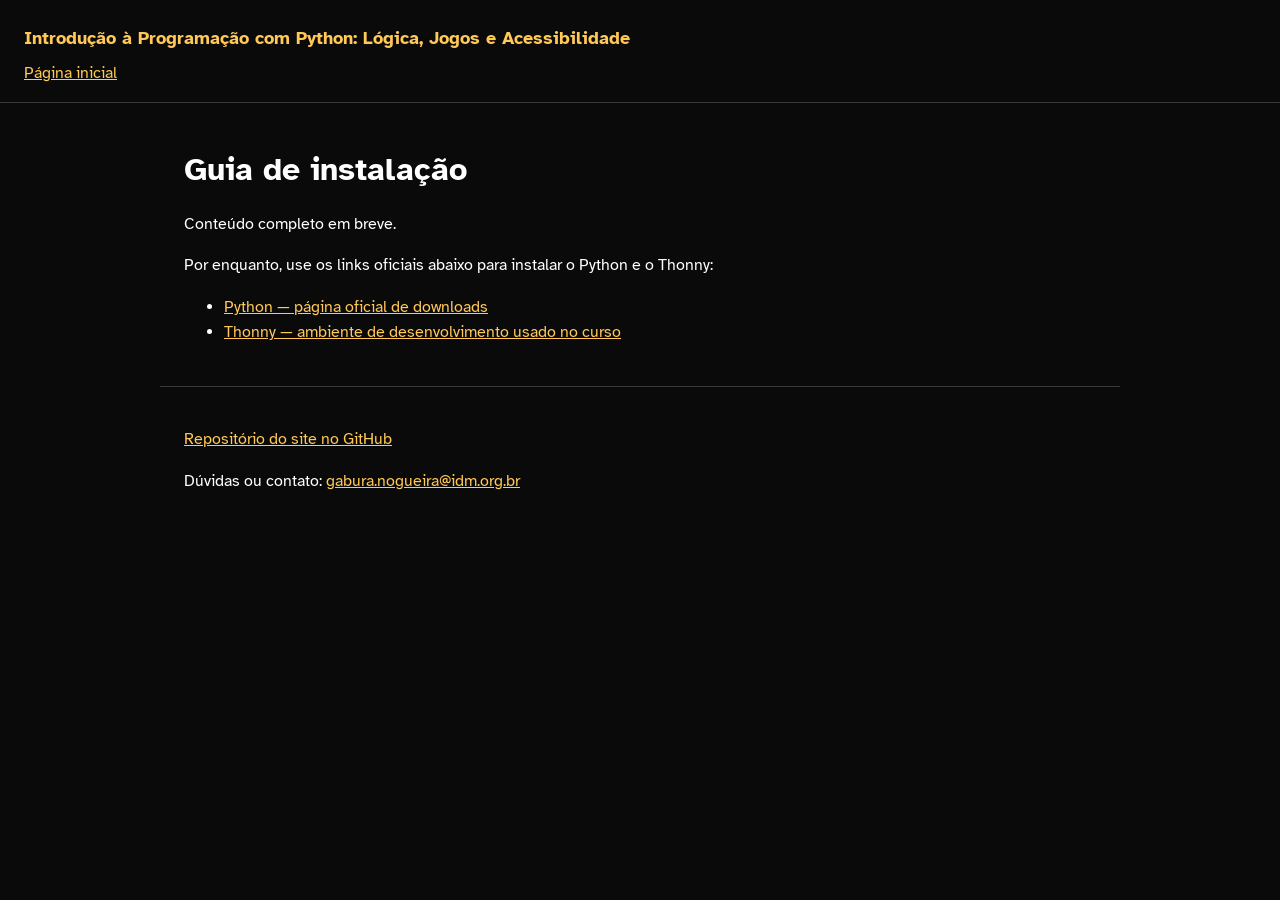
<file: recursos/guia-instalacao.html>
<!DOCTYPE html>
<html lang="pt-br">
<head>
  <meta charset="UTF-8" />
  <meta name="viewport" content="width=device-width, initial-scale=1.0" />
  <title>Guia de instalação | Curso de Python</title>
  <link rel="preconnect" href="https://fonts.googleapis.com" />
  <link rel="preconnect" href="https://fonts.gstatic.com" crossorigin />
  <link
    href="https://fonts.googleapis.com/css2?family=Atkinson+Hyperlegible&display=swap"
    rel="stylesheet"
  />
  <link rel="stylesheet" href="../estilos/estilo-principal.css" />
</head>
<body>
  <a class="link-pular-conteudo" href="#conteudo-principal">Pular para o conteúdo</a>

  <header class="cabecalho-do-site">
    <a class="cabecalho-do-site__nome-do-curso" href="../index.html">
      Introdução à Programação com Python: Lógica, Jogos e Acessibilidade
    </a>
    <nav class="navegacao-principal" aria-label="Navegação principal">
      <a href="../index.html">Página inicial</a>
    </nav>
  </header>

  <main id="conteudo-principal">
    <h1>Guia de instalação</h1>

    <p>Conteúdo completo em breve.</p>

    <p>Por enquanto, use os links oficiais abaixo para instalar o Python e o Thonny:</p>
    <ul>
      <li>
        <a href="https://www.python.org/downloads/">Python — página oficial de downloads</a>
      </li>
      <li>
        <a href="https://thonny.org/">Thonny — ambiente de desenvolvimento usado no curso</a>
      </li>
    </ul>
  </main>

  <footer class="rodape-do-site">
    <p>
      <a href="https://github.com/GaburaDigital/curso-python-jogos-acessibilidade">
        Repositório do site no GitHub
      </a>
    </p>
    <p>
      Dúvidas ou contato:
      <a class="contato-do-professor" href="#"></a>
    </p>
  </footer>

  <script src="../scripts/endereco-professor.js" defer></script>
</body>
</html>
</file>
<file: estilos/estilo-principal.css>
/* ---------------------------------------------------------------------
   Estilo principal do site de apoio do curso "Introducao a Programacao
   com Python: Logica, Jogos e Acessibilidade".
   Fundo escuro, alto contraste, tipografia Atkinson Hyperlegible.
--------------------------------------------------------------------- */

:root {
  --cor-fundo: #0a0a0a;
  --cor-fundo-elevado: #161616;
  --cor-fundo-terminal: #1a1a1a;
  --cor-texto: #ffffff;
  --cor-texto-esmaecido: #d9d9d9;
  --cor-destaque: #ffc857;
  --cor-destaque-texto: #0a0a0a;
  --cor-status-em-breve: #5dd9c1;
  --cor-borda: #3a3a3a;
  --fonte-principal: "Atkinson Hyperlegible", system-ui, sans-serif;
  --fonte-monoespacada: "Courier New", Consolas, Menlo, monospace;
}

* {
  box-sizing: border-box;
}

html {
  font-size: 100%;
}

body {
  margin: 0;
  background-color: var(--cor-fundo);
  color: var(--cor-texto);
  font-family: var(--fonte-principal);
  font-size: 1rem;
  line-height: 1.6;
}

main,
header,
footer,
section {
  display: block;
}

h1,
h2,
h3 {
  line-height: 1.3;
}

h1 {
  font-size: 2rem;
}

h2 {
  font-size: 1.5rem;
  margin-top: 2.5rem;
}

h3 {
  font-size: 1.2rem;
}

p {
  max-width: 70ch;
}

a {
  color: var(--cor-destaque);
}

a:hover {
  text-decoration: none;
}

img {
  max-width: 100%;
}

code {
  font-family: var(--fonte-monoespacada);
  background-color: var(--cor-fundo-elevado);
  padding: 0.1rem 0.3rem;
  border-radius: 0.2rem;
}

pre {
  font-family: var(--fonte-monoespacada);
  background-color: var(--cor-fundo-terminal);
  border: 1px solid var(--cor-borda);
  border-radius: 0.5rem;
  padding: 1rem;
  margin: 0.75rem 0 1.25rem;
  overflow-x: auto;
  max-width: 100%;
}

pre code {
  background-color: transparent;
  padding: 0;
  border-radius: 0;
}

/* -----------------------------------------------------------------
   Foco de teclado sempre visivel
----------------------------------------------------------------- */

a:focus-visible,
button:focus-visible,
textarea:focus-visible,
input:focus-visible,
summary:focus-visible,
[tabindex]:focus-visible {
  outline: 3px solid var(--cor-destaque);
  outline-offset: 2px;
}

/* -----------------------------------------------------------------
   Link "Pular para o conteudo"
----------------------------------------------------------------- */

.link-pular-conteudo {
  position: absolute;
  left: 0.5rem;
  top: -3.5rem;
  z-index: 100;
  padding: 0.75rem 1.25rem;
  background-color: var(--cor-destaque);
  color: var(--cor-destaque-texto);
  font-weight: bold;
  border-radius: 0.25rem;
  transition: top 0.2s ease-in-out;
}

.link-pular-conteudo:focus {
  top: 0.5rem;
}

@media (prefers-reduced-motion: reduce) {
  .link-pular-conteudo {
    transition: none;
  }
}

/* -----------------------------------------------------------------
   Cabecalho e navegacao
----------------------------------------------------------------- */

.cabecalho-do-site {
  padding: 1.5rem 1.5rem 1rem;
  border-bottom: 1px solid var(--cor-borda);
}

.cabecalho-do-site__nome-do-curso {
  font-size: 1.1rem;
  font-weight: bold;
  text-decoration: none;
}

.navegacao-principal {
  margin-top: 0.5rem;
}

.navegacao-principal a {
  margin-right: 1rem;
}

/* -----------------------------------------------------------------
   Layout geral de conteudo
----------------------------------------------------------------- */

main {
  padding: 1.5rem;
  max-width: 60rem;
  margin: 0 auto;
}

.rodape-do-site {
  padding: 1.5rem;
  border-top: 1px solid var(--cor-borda);
  max-width: 60rem;
  margin: 0 auto;
}

.rodape-do-site p {
  max-width: none;
}

/* -----------------------------------------------------------------
   Secao "Experimente Python agora" / editor Python
----------------------------------------------------------------- */

.editor-python {
  border: 1px solid var(--cor-borda);
  border-radius: 0.5rem;
  padding: 1rem;
  margin: 1rem 0 1.5rem;
  background-color: var(--cor-fundo-elevado);
  max-width: 100%;
}

.editor-python label {
  display: block;
  font-weight: bold;
  margin-bottom: 0.5rem;
}

.editor-python__codigo {
  width: 100%;
  min-height: 8rem;
  font-family: var(--fonte-monoespacada);
  font-size: 0.95rem;
  color: var(--cor-texto);
  background-color: var(--cor-fundo);
  border: 1px solid var(--cor-borda);
  border-radius: 0.25rem;
  padding: 0.75rem;
  resize: vertical;
}

.editor-python__executar {
  display: inline-block;
  margin-top: 0.75rem;
  padding: 0.6rem 1.25rem;
  background-color: var(--cor-destaque);
  color: var(--cor-destaque-texto);
  border: none;
  border-radius: 0.25rem;
  font-family: inherit;
  font-size: 1rem;
  font-weight: bold;
  cursor: pointer;
}

.editor-python__executar:hover {
  background-color: #ffd57e;
}

.editor-python__saida {
  margin-top: 0.75rem;
  padding: 0.75rem;
  background-color: var(--cor-fundo-terminal);
  border: 1px solid var(--cor-borda);
  border-radius: 0.25rem;
  font-family: var(--fonte-monoespacada);
  font-size: 0.95rem;
  white-space: pre-wrap;
  word-break: break-word;
  min-height: 2.5rem;
}

/* -----------------------------------------------------------------
   Grade de aulas
----------------------------------------------------------------- */

.grade-de-aulas {
  list-style: none;
  margin: 1rem 0 2rem;
  padding: 0;
  display: grid;
  grid-template-columns: repeat(3, 1fr);
  gap: 1.25rem;
}

@media (max-width: 60rem) {
  .grade-de-aulas {
    grid-template-columns: repeat(2, 1fr);
  }
}

@media (max-width: 36rem) {
  .grade-de-aulas {
    grid-template-columns: 1fr;
  }
}

.cartao-aula {
  border: 1px solid var(--cor-borda);
  border-radius: 0.5rem;
  padding: 1.25rem;
  background-color: var(--cor-fundo-elevado);
}

.cartao-aula__link {
  display: block;
  text-decoration: none;
  color: inherit;
}

.cartao-aula__link:hover .cartao-aula__titulo {
  text-decoration: underline;
}

.cartao-aula__numero {
  display: block;
  font-size: 0.9rem;
  color: var(--cor-texto-esmaecido);
  margin-bottom: 0.25rem;
}

.cartao-aula__titulo {
  font-size: 1.05rem;
  font-weight: bold;
  margin: 0 0 0.5rem;
  color: var(--cor-texto);
}

.cartao-aula__link .cartao-aula__titulo {
  color: var(--cor-destaque);
}

.cartao-aula__resumo {
  margin: 0 0 0.75rem;
  color: var(--cor-texto-esmaecido);
  max-width: none;
}

.etiqueta-status {
  display: inline-block;
  font-size: 0.85rem;
  font-weight: bold;
  padding: 0.2rem 0.6rem;
  border-radius: 1rem;
  border: 1px solid currentColor;
}

.etiqueta-status--disponivel {
  color: var(--cor-destaque);
}

.etiqueta-status--em-breve {
  color: var(--cor-status-em-breve);
}

/* -----------------------------------------------------------------
   Links de apoio
----------------------------------------------------------------- */

.links-de-apoio {
  display: grid;
  gap: 1.25rem;
  grid-template-columns: repeat(auto-fit, minmax(15rem, 1fr));
  margin: 1rem 0 2rem;
}

.links-de-apoio__bloco {
  border: 1px solid var(--cor-borda);
  border-radius: 0.5rem;
  padding: 1.25rem;
  background-color: var(--cor-fundo-elevado);
}

/* -----------------------------------------------------------------
   Bloco de feedback / duvida
----------------------------------------------------------------- */

.bloco-feedback {
  border-left: 3px solid var(--cor-destaque);
  padding: 0.75rem 1rem;
  margin: 0 0 2rem;
  background-color: var(--cor-fundo-elevado);
  max-width: none;
}

/* -----------------------------------------------------------------
   Dica recolhida (exercicios essenciais e desafio da semana)
----------------------------------------------------------------- */

.dica {
  border: 1px solid var(--cor-borda);
  border-radius: 0.5rem;
  padding: 0.75rem 1rem;
  margin: 0.75rem 0 1.25rem;
  background-color: var(--cor-fundo-elevado);
}

.dica summary {
  cursor: pointer;
  font-weight: bold;
  color: var(--cor-destaque);
}

.dica[open] summary {
  margin-bottom: 0.5rem;
}

/* -----------------------------------------------------------------
   Etiqueta de nivel do exercicio (sempre texto, nunca so cor)
----------------------------------------------------------------- */

.etiqueta-nivel {
  display: inline-block;
  font-size: 0.8rem;
  font-weight: bold;
  letter-spacing: 0.05em;
  padding: 0.15rem 0.6rem;
  border-radius: 1rem;
  border: 1px solid currentColor;
}

.etiqueta-nivel--essencial {
  color: var(--cor-destaque);
}

.etiqueta-nivel--facil {
  color: var(--cor-status-em-breve);
}

.etiqueta-nivel--medio {
  color: #9ec5ff;
}

.etiqueta-nivel--avancado {
  color: #ff9e9e;
}

.metadados-do-exercicio {
  margin: 0 0 0.75rem;
  color: var(--cor-texto-esmaecido);
  max-width: none;
}

.arquivo-sugerido {
  font-family: var(--fonte-monoespacada);
}

/* -----------------------------------------------------------------
   Bloco "Ficou travado?"
----------------------------------------------------------------- */

.bloco-ficou-travado {
  border: 1px solid var(--cor-destaque);
  border-radius: 0.5rem;
  padding: 1rem 1.25rem;
  margin: 1.5rem 0;
  background-color: var(--cor-fundo-elevado);
}

.bloco-ficou-travado li {
  margin-bottom: 0.5rem;
}

/* -----------------------------------------------------------------
   Aviso importante (ex.: laco infinito trava a aba)
   O destaque visual e so reforco: o texto do aviso ja diz tudo.
----------------------------------------------------------------- */

.aviso-importante {
  border: 2px solid var(--cor-destaque);
  border-left-width: 0.5rem;
  border-radius: 0.5rem;
  padding: 1rem 1.25rem;
  margin: 1.5rem 0 2rem;
  background-color: var(--cor-fundo-elevado);
}

.aviso-importante h2 {
  margin-top: 0;
  color: var(--cor-destaque);
}

.aviso-importante li {
  margin-bottom: 0.5rem;
}

/* -----------------------------------------------------------------
   Sumario de links dos exercicios de pratica
----------------------------------------------------------------- */

.sumario-de-exercicios {
  padding: 1rem 1.25rem;
  margin: 1rem 0 1.5rem;
  border: 1px solid var(--cor-borda);
  border-radius: 0.5rem;
  background-color: var(--cor-fundo-elevado);
}

.sumario-de-exercicios ol {
  margin: 0.5rem 0 0;
  padding-left: 1.25rem;
}

.sumario-de-exercicios li {
  margin-bottom: 0.35rem;
}

/* -----------------------------------------------------------------
   Exercicio de pratica (details recolhido)
----------------------------------------------------------------- */

.exercicio-de-pratica {
  border: 1px solid var(--cor-borda);
  border-radius: 0.5rem;
  padding: 1rem 1.25rem;
  margin: 0 0 1.25rem;
  background-color: var(--cor-fundo-elevado);
}

.exercicio-de-pratica summary {
  cursor: pointer;
  font-weight: bold;
  font-size: 1.05rem;
}

.exercicio-de-pratica[open] summary {
  margin-bottom: 0.75rem;
}

/* -----------------------------------------------------------------
   Nota de acessibilidade
----------------------------------------------------------------- */

.nota-de-acessibilidade {
  border: 1px dashed var(--cor-status-em-breve);
  border-radius: 0.5rem;
  padding: 1rem 1.25rem;
  margin: 1.5rem 0;
}

/* -----------------------------------------------------------------
   Movimento reduzido
----------------------------------------------------------------- */

@media (prefers-reduced-motion: reduce) {
  * {
    transition-duration: 0.001ms !important;
    animation-duration: 0.001ms !important;
  }
}
</file>
